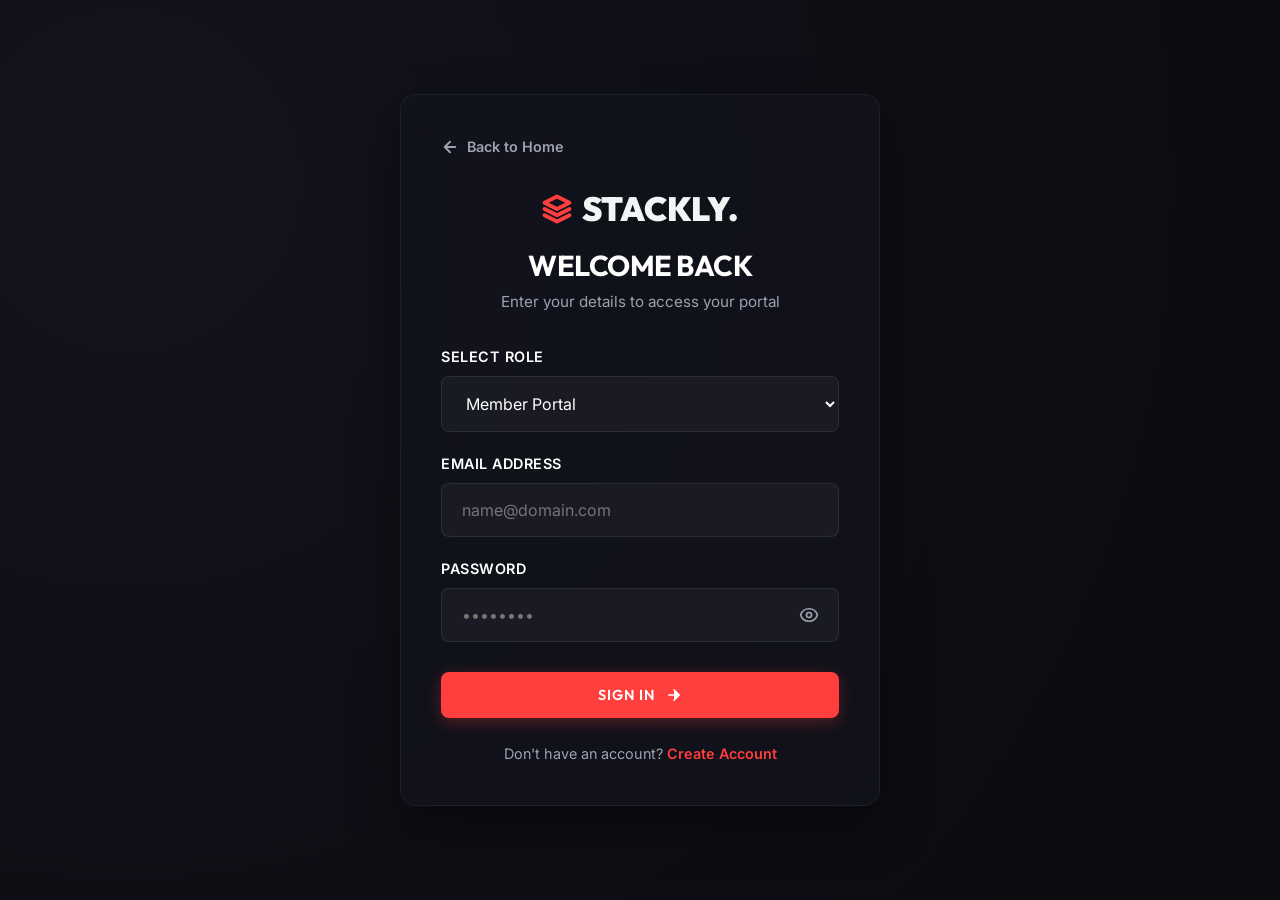
<file: admin-dashboard.html>
<!DOCTYPE html>
<html lang="en">
<head>
  <meta charset="UTF-8">
  <meta name="viewport" content="width=device-width, initial-scale=1.0">
  <title>Admin Dashboard | STACKLY Performance & Wellness</title>
  <meta name="description" content="STACKLY administrator command center. Track member signups, monthly analytics, and trainer activities.">
  <link rel="stylesheet" href="css/style.css">
  <link rel="stylesheet" href="css/auth-dashboard.css">
</head>
<body data-dashboard-role="admin">

  <div class="dashboard-wrapper">
    
    <!-- ==========================================================================
         SIDEBAR NAVIGATION
         ========================================================================== -->
    <aside class="dashboard-sidebar" id="dashboard-sidebar">
      <div class="sidebar-brand">
        <a href="index.html" class="logo">
          <svg viewBox="0 0 24 24" width="24" height="24" fill="none" stroke="currentColor" stroke-width="3" stroke-linecap="round" stroke-linejoin="round" class="text-primary">
            <path d="M12 2L2 7l10 5 10-5-10-5z"></path>
            <path d="M2 17l10 5 10-5"></path>
            <path d="M2 12l10 5 10-5"></path>
          </svg>
          STACKLY<span>.</span>
        </a>
      </div>
      
      <!-- User Profile Card -->
      <div class="sidebar-user">
        <div class="user-avatar session-user-avatar">A</div>
        <div class="user-info">
          <h4 class="session-user-name">Administrator</h4>
          <p>Super Admin</p>
        </div>
      </div>
      
      <!-- Nav Menu Links -->
      <nav class="sidebar-nav">
        <a href="#" class="sidebar-link active">
          <svg viewBox="0 0 24 24" fill="none" stroke="currentColor" stroke-width="2" stroke-linecap="round" stroke-linejoin="round"><rect x="3" y="3" width="7" height="9"></rect><rect x="14" y="3" width="7" height="5"></rect><rect x="14" y="12" width="7" height="9"></rect><rect x="3" y="16" width="7" height="5"></rect></svg>
          Overview
        </a>
        <a href="#" class="sidebar-link dashboard-404-link">
          <svg viewBox="0 0 24 24" fill="none" stroke="currentColor" stroke-width="2" stroke-linecap="round" stroke-linejoin="round"><path d="M17 21v-2a4 4 0 0 0-4-4H5a4 4 0 0 0-4 4v2"></path><circle cx="9" cy="7" r="4"></circle><path d="M23 21v-2a4 4 0 0 0-3-3.87"></path><path d="M16 3.13a4 4 0 0 1 0 7.75"></path></svg>
          Members List
        </a>
        <a href="#" class="sidebar-link dashboard-404-link">
          <svg viewBox="0 0 24 24" fill="none" stroke="currentColor" stroke-width="2" stroke-linecap="round" stroke-linejoin="round"><path d="M20 21v-2a4 4 0 0 0-4-4H8a4 4 0 0 0-4 4v2"></path><circle cx="12" cy="7" r="4"></circle></svg>
          Coaches & Trainers
        </a>
        <a href="#" class="sidebar-link dashboard-404-link">
          <svg viewBox="0 0 24 24" fill="none" stroke="currentColor" stroke-width="2" stroke-linecap="round" stroke-linejoin="round"><rect x="3" y="4" width="18" height="18" rx="2" ry="2"></rect><line x1="16" y1="2" x2="16" y2="6"></line><line x1="8" y1="2" x2="8" y2="6"></line><line x1="3" y1="10" x2="21" y2="10"></line></svg>
          Class Schedules
        </a>
        <a href="#" class="sidebar-link dashboard-404-link">
          <svg viewBox="0 0 24 24" fill="none" stroke="currentColor" stroke-width="2" stroke-linecap="round" stroke-linejoin="round"><line x1="12" y1="1" x2="12" y2="23"></line><path d="M17 5H9.5a3.5 3.5 0 0 0 0 7h5a3.5 3.5 0 0 1 0 7H6"></path></svg>
          Billing & Payments
        </a>
        <a href="#" class="sidebar-link dashboard-404-link">
          <svg viewBox="0 0 24 24" fill="none" stroke="currentColor" stroke-width="2" stroke-linecap="round" stroke-linejoin="round"><circle cx="12" cy="12" r="3"></circle><path d="M19.4 15a1.65 1.65 0 0 0 .33 1.82l.06.06a2 2 0 1 1-2.83 2.83l-.06-.06a1.65 1.65 0 0 0-1.82-.33 1.65 1.65 0 0 0-1 1.51V21a2 2 0 0 1-4 0v-.09A1.65 1.65 0 0 0 9 19.4a1.65 1.65 0 0 0-1.82.33l-.06.06a2 2 0 1 1-2.83-2.83l.06-.06a1.65 1.65 0 0 0 .33-1.82 1.65 1.65 0 0 0-1.51-1H3a2 2 0 0 1 0-4h.09A1.65 1.65 0 0 0 4.6 9a1.65 1.65 0 0 0-.33-1.82l-.06-.06a2 2 0 1 1 2.83-2.83l.06.06a1.65 1.65 0 0 0 1.82.33H9a1.65 1.65 0 0 0 1-1.51V3a2 2 0 0 1 4 0v.09a1.65 1.65 0 0 0 1 1.51 1.65 1.65 0 0 0 1.82-.33l.06-.06a2 2 0 1 1 2.83 2.83l-.06.06a1.65 1.65 0 0 0-.33 1.82V9a1.65 1.65 0 0 0 1.51 1H21a2 2 0 0 1 0 4h-.09a1.65 1.65 0 0 0-1.51 1z"></path></svg>
          Settings
        </a>
      </nav>
      
      <!-- Logout Button -->
      <div class="sidebar-footer">
        <a href="#" class="btn btn-outline-primary logout-trigger" style="width: 100%; padding: 10px;">
          <svg viewBox="0 0 24 24" width="16" height="16" fill="none" stroke="currentColor" stroke-width="2"><path d="M9 21H5a2 2 0 0 1-2-2V5a2 2 0 0 1 2-2h4M16 17l5-5-5-5M21 12H9"/></svg>
          Logout
        </a>
      </div>
    </aside>

    <!-- ==========================================================================
         MAIN CONTENT AREA
         ========================================================================== -->
    <main class="dashboard-content">
      
      <!-- Top Action Bar -->
      <div class="dashboard-topbar">
        <button class="dashboard-toggle-btn" id="sidebar-toggle" aria-label="Toggle Navigation">
          <svg fill="none" stroke="currentColor" stroke-width="2" viewBox="0 0 24 24"><path stroke-linecap="round" stroke-linejoin="round" d="M4 6h16M4 12h16M4 18h16"></path></svg>
        </button>
        <div class="topbar-title">
          <h2>Overview Dashboard</h2>
          <p>Welcome back, <span class="text-primary session-user-name">Admin</span>! Here's today's overview.</p>
        </div>
        <div class="topbar-actions">
          <a href="index.html" class="btn btn-secondary btn-sm" id="admin-home-btn" style="padding: 10px 20px; font-size: 0.8rem;">
            Back to Home
          </a>
        </div>
      </div>

      <!-- KPI statistics Widgets -->
      <section class="dashboard-stats-grid">
        <div class="dashboard-stat-card">
          <div class="stat-card-details">
            <h3>15,420</h3>
            <p>Active Members</p>
            <div class="stat-trend up">
              <svg viewBox="0 0 24 24" width="14" height="14" fill="none" stroke="currentColor" stroke-width="3"><polyline points="18 15 12 9 6 15"></polyline></svg>
              <span>+4.2% this wk</span>
            </div>
          </div>
          <div class="stat-card-icon">
            <svg viewBox="0 0 24 24" fill="none" stroke="currentColor" stroke-width="2"><path d="M17 21v-2a4 4 0 0 0-4-4H5a4 4 0 0 0-4 4v2"></path><circle cx="9" cy="7" r="4"></circle></svg>
          </div>
        </div>

        <div class="dashboard-stat-card">
          <div class="stat-card-details">
            <h3>52</h3>
            <p>Certified Coaches</p>
            <div class="stat-trend up">
              <svg viewBox="0 0 24 24" width="14" height="14" fill="none" stroke="currentColor" stroke-width="3"><polyline points="18 15 12 9 6 15"></polyline></svg>
              <span>+1.8% this mo</span>
            </div>
          </div>
          <div class="stat-card-icon">
            <svg viewBox="0 0 24 24" fill="none" stroke="currentColor" stroke-width="2"><path d="M22 10v6M2 10v6M12 2v20M2 10h20"></path></svg>
          </div>
        </div>

        <div class="dashboard-stat-card">
          <div class="stat-card-details">
            <h3>$48,250</h3>
            <p>Monthly Revenue</p>
            <div class="stat-trend up">
              <svg viewBox="0 0 24 24" width="14" height="14" fill="none" stroke="currentColor" stroke-width="3"><polyline points="18 15 12 9 6 15"></polyline></svg>
              <span>+8.5% this mo</span>
            </div>
          </div>
          <div class="stat-card-icon">
            <svg viewBox="0 0 24 24" fill="none" stroke="currentColor" stroke-width="2"><line x1="12" y1="1" x2="12" y2="23"></line><path d="M17 5H9.5a3.5 3.5 0 0 0 0 7h5a3.5 3.5 0 0 1 0 7H6"></path></svg>
          </div>
        </div>

        <div class="dashboard-stat-card">
          <div class="stat-card-details">
            <h3>84%</h3>
            <p>Gym Capacity</p>
            <div class="stat-trend down">
              <svg viewBox="0 0 24 24" width="14" height="14" fill="none" stroke="currentColor" stroke-width="3"><polyline points="6 9 12 15 18 9"></polyline></svg>
              <span>-1.2% average</span>
            </div>
          </div>
          <div class="stat-card-icon">
            <svg viewBox="0 0 24 24" fill="none" stroke="currentColor" stroke-width="2"><circle cx="12" cy="12" r="10"></circle><path d="M12 6v6l4 2"></path></svg>
          </div>
        </div>
      </section>

      <!-- Main Visual Section (Chart and List) -->
      <div class="dashboard-grid-2">
        
        <!-- Glowing Revenue SVG Chart -->
        <div class="dashboard-panel-card">
          <div class="panel-card-header">
            <h3>Revenue Growth</h3>
            <button class="btn btn-secondary btn-sm dashboard-404-btn" style="padding: 6px 12px; font-size: 0.75rem;">Export PDF</button>
          </div>
          <div class="chart-container">
            <svg class="chart-svg" viewBox="0 0 500 200">
              <defs>
                <linearGradient id="chart-gradient" x1="0" y1="0" x2="0" y2="1">
                  <stop offset="0%" stop-color="var(--primary)" />
                  <stop offset="100%" stop-color="var(--primary)" stop-opacity="0" />
                </linearGradient>
              </defs>
              
              <!-- Grid Lines -->
              <line x1="40" y1="30" x2="480" y2="30" class="chart-grid-line" />
              <line x1="40" y1="80" x2="480" y2="80" class="chart-grid-line" />
              <line x1="40" y1="130" x2="480" y2="130" class="chart-grid-line" />
              <line x1="40" y1="180" x2="480" y2="180" class="chart-grid-line" />
              
              <!-- Chart Line & Filled Area -->
              <path d="M 40,160 Q 120,130 200,100 T 360,50 T 480,40" class="chart-line" />
              <path d="M 40,160 Q 120,130 200,100 T 360,50 T 480,40 L 480,180 L 40,180 Z" class="chart-area" />
              
              <!-- Points -->
              <circle cx="40" cy="160" class="chart-point" />
              <circle cx="150" cy="120" class="chart-point" />
              <circle cx="260" cy="85" class="chart-point" />
              <circle cx="370" cy="50" class="chart-point" />
              <circle cx="480" cy="40" class="chart-point" />
              
              <!-- Axis text labels -->
              <text x="35" y="195" class="chart-axis-text">Jan</text>
              <text x="145" y="195" class="chart-axis-text">Feb</text>
              <text x="255" y="195" class="chart-axis-text">Mar</text>
              <text x="365" y="195" class="chart-axis-text">Apr</text>
              <text x="475" y="195" class="chart-axis-text">May</text>
              
              <text x="15" y="163" class="chart-axis-text">$10K</text>
              <text x="15" y="123" class="chart-axis-text">$25K</text>
              <text x="15" y="88" class="chart-axis-text">$40K</text>
              <text x="15" y="53" class="chart-axis-text">$50K</text>
            </svg>
          </div>
        </div>

        <!-- Recent Signups List widget -->
        <div class="dashboard-panel-card">
          <div class="panel-card-header">
            <h3>Quick Actions</h3>
          </div>
          <div class="dashboard-list">
            <div class="dashboard-list-item">
              <div class="list-item-details">
                <div class="stat-card-icon" style="background-color: rgba(255, 179, 0, 0.1); color: var(--secondary);">
                  <svg viewBox="0 0 24 24" width="18" height="18" fill="none" stroke="currentColor" stroke-width="2"><path d="M16 21v-2a4 4 0 0 0-4-4H5a4 4 0 0 0-4 4v2"></path><circle cx="9" cy="7" r="4"></circle><line x1="19" y1="8" x2="19" y2="14"></line><line x1="22" y1="11" x2="16" y2="11"></line></svg>
                </div>
                <div class="list-item-info">
                  <h5>Add New Trainer</h5>
                  <p>Assign credentials & roles</p>
                </div>
              </div>
              <button class="btn btn-primary btn-sm dashboard-404-btn" style="padding: 6px 12px; font-size: 0.75rem;">Create</button>
            </div>
            
            <div class="dashboard-list-item">
              <div class="list-item-details">
                <div class="stat-card-icon" style="background-color: rgba(0, 242, 254, 0.1); color: #00f2fe;">
                  <svg viewBox="0 0 24 24" width="18" height="18" fill="none" stroke="currentColor" stroke-width="2"><rect x="3" y="3" width="18" height="18" rx="2" ry="2"></rect><line x1="9" y1="3" x2="9" y2="21"></line><line x1="15" y1="3" x2="15" y2="21"></line><line x1="3" y1="9" x2="21" y2="9"></line><line x1="3" y1="15" x2="21" y2="15"></line></svg>
                </div>
                <div class="list-item-info">
                  <h5>Manage Schedules</h5>
                  <p>Edit time blocks & classes</p>
                </div>
              </div>
              <button class="btn btn-primary btn-sm dashboard-404-btn" style="padding: 6px 12px; font-size: 0.75rem;">Edit</button>
            </div>

            <div class="dashboard-list-item">
              <div class="list-item-details">
                <div class="stat-card-icon" style="background-color: rgba(16, 185, 129, 0.1); color: #10b981;">
                  <svg viewBox="0 0 24 24" width="18" height="18" fill="none" stroke="currentColor" stroke-width="2"><path d="M14 2H6a2 2 0 0 0-2 2v16a2 2 0 0 0 2 2h12a2 2 0 0 0 2-2V8z"></path><polyline points="14 2 14 8 20 8"></polyline><line x1="16" y1="13" x2="8" y2="13"></line><line x1="16" y1="17" x2="8" y2="17"></line><polyline points="10 9 9 9 8 9"></polyline></svg>
                </div>
                <div class="list-item-info">
                  <h5>System Reports</h5>
                  <p>Review metrics logs</p>
                </div>
              </div>
              <button class="btn btn-primary btn-sm dashboard-404-btn" style="padding: 6px 12px; font-size: 0.75rem;">View</button>
            </div>
          </div>
        </div>

      </div>

      <!-- Registration Table Section -->
      <section class="dashboard-panel-card">
        <div class="panel-card-header">
          <h3>Recent Registrations</h3>
          <button class="btn btn-secondary btn-sm dashboard-404-btn" style="padding: 8px 16px; font-size: 0.8rem;">View All Members</button>
        </div>
        
        <div class="table-responsive">
          <table class="dashboard-table">
            <thead>
              <tr>
                <th>Member Name</th>
                <th>Email Address</th>
                <th>Selected Plan</th>
                <th>Status</th>
                <th>Action</th>
              </tr>
            </thead>
            <tbody>
              <tr>
                <td>Sarah Miller</td>
                <td>sarah.miller@apex.com</td>
                <td>Premium Wellness</td>
                <td><span class="badge-status active">Active</span></td>
                <td><button class="btn btn-primary btn-sm dashboard-404-btn" style="padding: 4px 10px; font-size: 0.7rem;">Manage</button></td>
              </tr>
              <tr>
                <td>John Doe</td>
                <td>john.doe@email.com</td>
                <td>Strength Training</td>
                <td><span class="badge-status pending">Pending</span></td>
                <td><button class="btn btn-primary btn-sm dashboard-404-btn" style="padding: 4px 10px; font-size: 0.7rem;">Manage</button></td>
              </tr>
              <tr>
                <td>Emily Davis</td>
                <td>emily.d@gmail.com</td>
                <td>Basic Membership</td>
                <td><span class="badge-status active">Active</span></td>
                <td><button class="btn btn-primary btn-sm dashboard-404-btn" style="padding: 4px 10px; font-size: 0.7rem;">Manage</button></td>
              </tr>
              <tr>
                <td>Michael Brown</td>
                <td>mbrown@yahoo.com</td>
                <td>Elite Nutrition</td>
                <td><span class="badge-status inactive">Inactive</span></td>
                <td><button class="btn btn-primary btn-sm dashboard-404-btn" style="padding: 4px 10px; font-size: 0.7rem;">Manage</button></td>
              </tr>
            </tbody>
          </table>
        </div>
      </section>

    </main>
  </div>

  <script src="js/auth.js"></script>
</body>
</html>
</file>
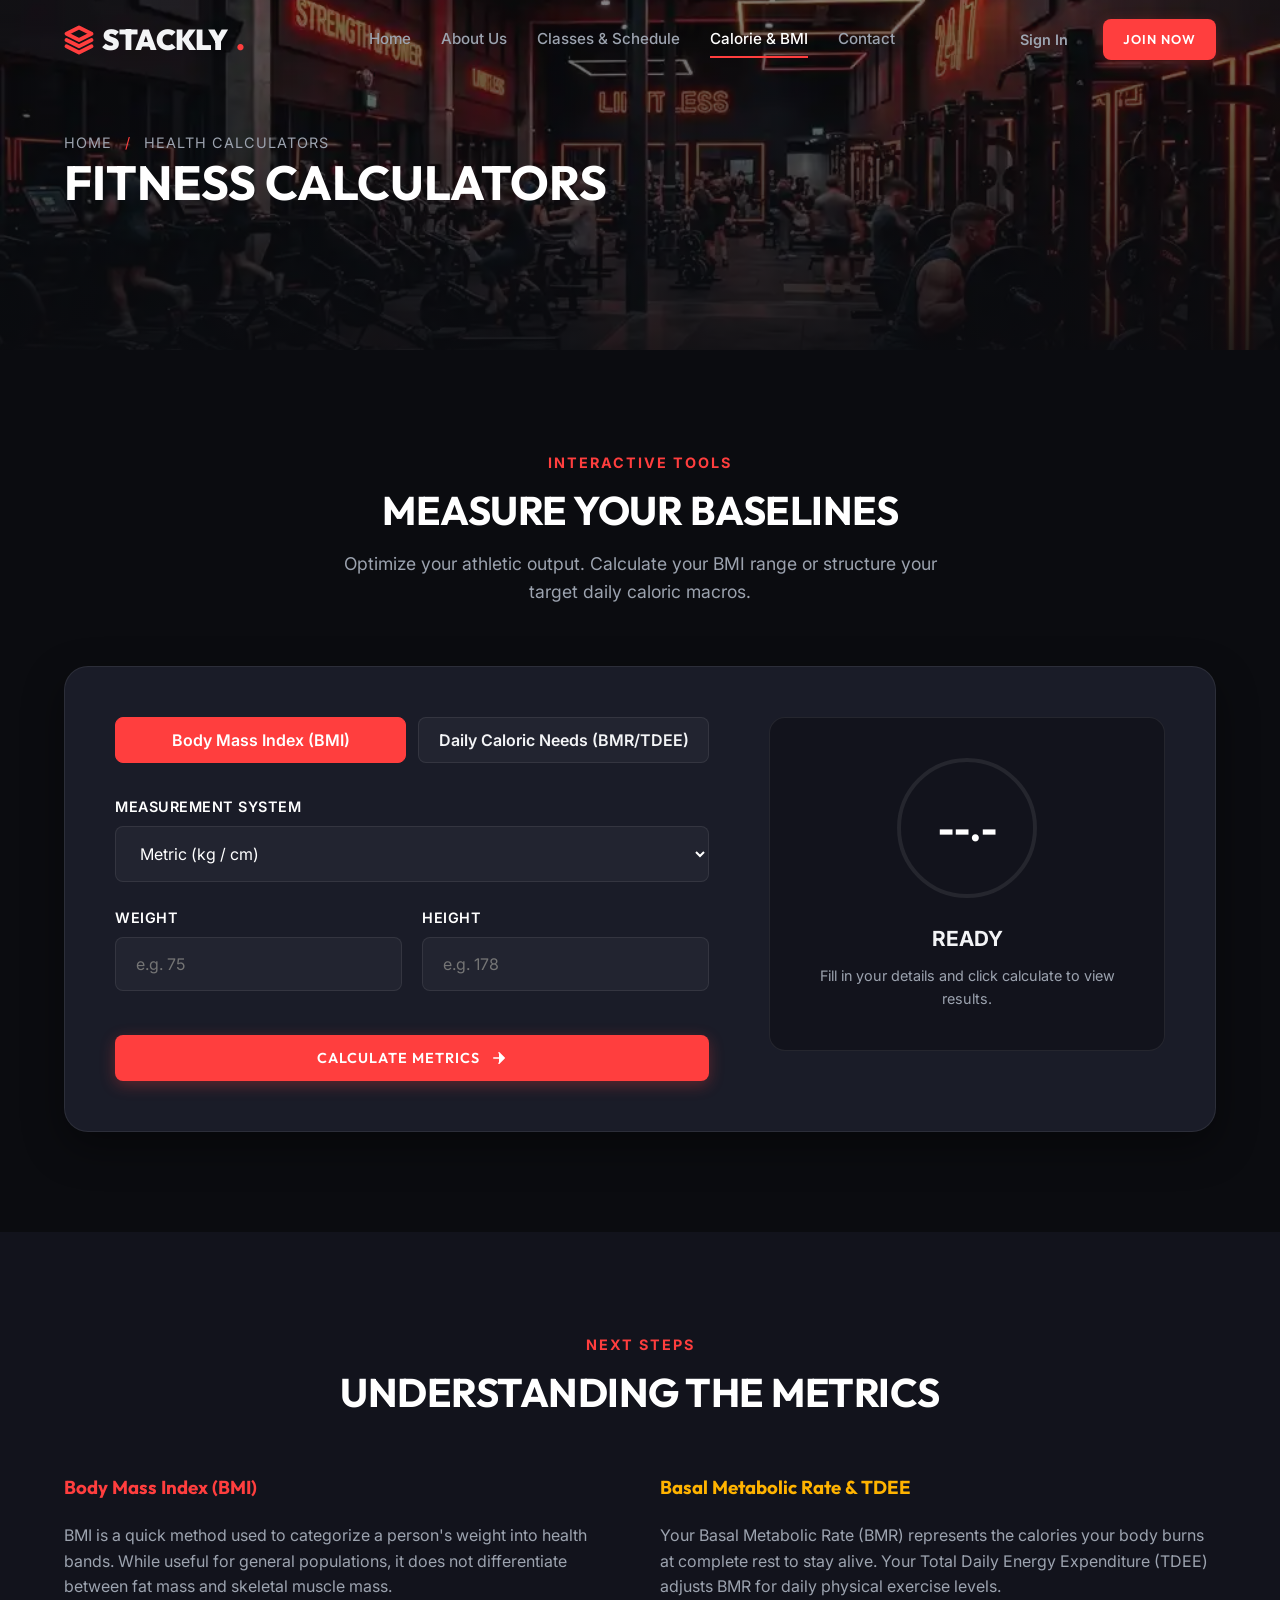
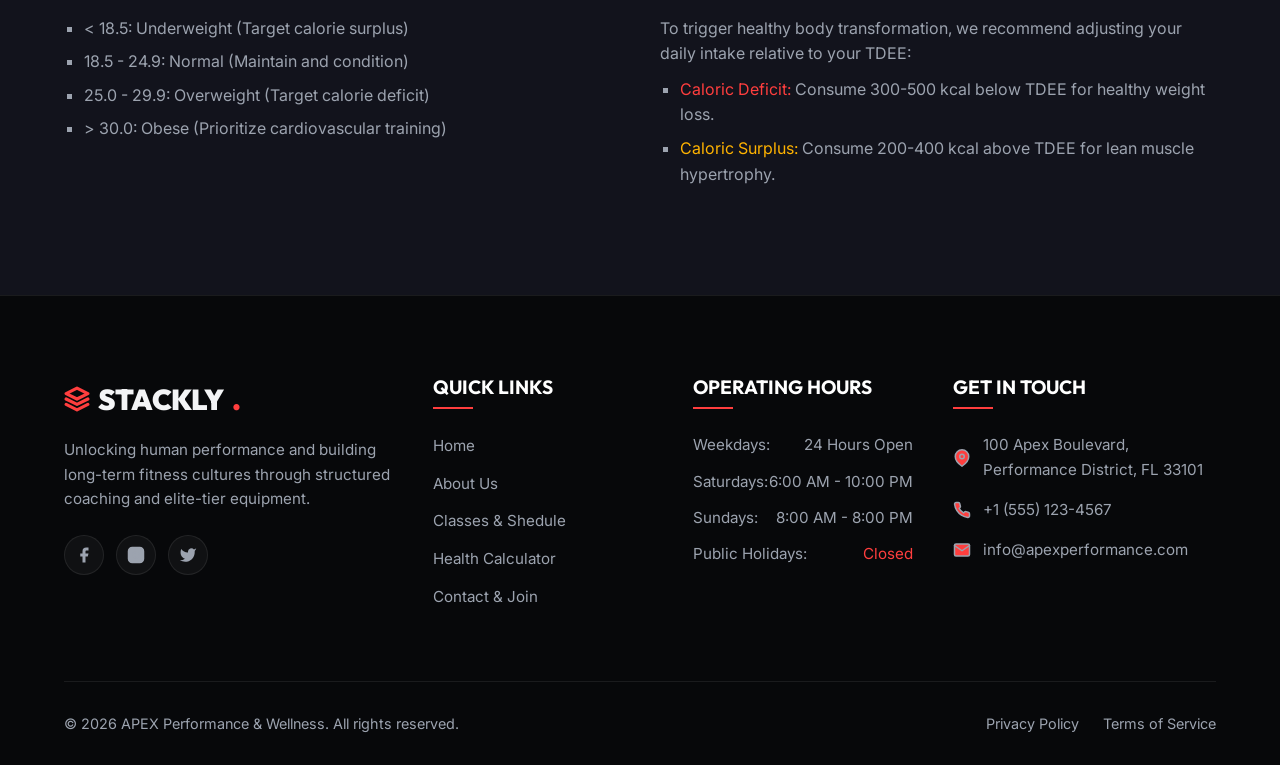
<file: bmi.html>
<!DOCTYPE html>
<html lang="en">
<head>
  <meta charset="UTF-8">
  <meta name="viewport" content="width=device-width, initial-scale=1.0">
  <title>BMI & Calorie Calculator | APEX Performance & Wellness</title>
  <meta name="description" content="Calculate your Body Mass Index (BMI) and Daily Caloric Needs (BMR/TDEE) with our interactive health calculators to optimize your training results.">
  <link rel="stylesheet" href="css/style.css">
  <style>
    /* Subpage Hero specific styling */
    .sub-hero {
      height: 350px;
      position: relative;
      background-size: cover;
      background-position: center;
      display: flex;
      align-items: center;
      z-index: 2;
    }
    .sub-hero-overlay {
      position: absolute;
      top: 0;
      left: 0;
      width: 100%;
      height: 100%;
      background: linear-gradient(
        to bottom,
        rgba(11, 12, 16, 0.5) 0%,
        rgba(11, 12, 16, 0.9) 100%
      );
      z-index: -1;
    }
    .sub-hero-content {
      width: 100%;
    }
    .sub-hero h1 {
      font-size: 3rem;
      text-transform: uppercase;
      margin-bottom: 8px;
    }
    .breadcrumbs {
      font-size: 0.9rem;
      color: var(--text-muted);
      text-transform: uppercase;
      letter-spacing: 1px;
    }
    .breadcrumbs span {
      color: var(--primary);
      margin: 0 8px;
    }
  </style>
</head>
<body>

  <!-- ==========================================================================
       HEADER & NAVIGATION
       ========================================================================== -->
  <header class="header" id="navbar">
    <div class="container header-container">
      <a href="index.html" class="logo" id="logo-link">
        <svg viewBox="0 0 24 24" width="30" height="30" fill="none" stroke="currentColor" stroke-width="3" stroke-linecap="round" stroke-linejoin="round" class="text-primary">
          <path d="M12 2L2 7l10 5 10-5-10-5z"></path>
          <path d="M2 17l10 5 10-5"></path>
          <path d="M2 12l10 5 10-5"></path>
        </svg>
        STACKLY<span>.</span>
      </a>
      
      <nav class="nav-menu" id="navigation-menu">
        <a href="index.html" class="nav-link" id="nav-home">Home</a>
        <a href="about.html" class="nav-link" id="nav-about">About Us</a>
        <a href="classes.html" class="nav-link" id="nav-classes">Classes & Schedule</a>
        <a href="bmi.html" class="nav-link active" id="nav-bmi">Calorie & BMI</a>
        <a href="contact.html" class="nav-link" id="nav-contact">Contact</a>
      </nav>
      
      <div class="nav-actions">
        <a href="login.html" class="nav-link" id="nav-login-link" style="margin-right: 20px; font-weight: 600; font-size: 0.9rem;">Sign In</a>
        <a href="contact.html" class="btn btn-primary btn-sm" id="nav-cta-btn" style="padding: 10px 20px; font-size: 0.8rem;">
          Join Now
        </a>
        <button class="nav-toggle" id="menu-toggle" aria-label="Toggle navigation Menu" style="margin-left: 20px;">
          <span></span>
          <span></span>
          <span></span>
        </button>
      </div>
    </div>
  </header>

  <!-- ==========================================================================
       SUBPAGE HERO
       ========================================================================== -->
  <section class="sub-hero" style="background-image: url('assets/images/hero\ \(2\)_11zon.webp');" id="bmi-hero">
    <div class="sub-hero-overlay"></div>
    <div class="container">
      <div class="sub-hero-content reveal reveal-fade">
        <div class="breadcrumbs">Home <span>/</span> Health Calculators</div>
        <h1>Fitness Calculators</h1>
      </div>
    </div>
  </section>

  <!-- ==========================================================================
       FITNESS CALCULATOR SECTION
       ========================================================================== -->
  <section class="section" id="calculators-section">
    <div class="container">
      <div class="section-header text-center reveal reveal-up">
        <span class="tagline">Interactive Tools</span>
        <h2>Measure Your Baselines</h2>
        <p>Optimize your athletic output. Calculate your BMI range or structure your target daily caloric macros.</p>
      </div>

      <div class="calc-wrapper reveal reveal-scale" id="calc-outer-box">
        <div class="calc-grid">
          <!-- Calculator input columns -->
          <div class="calc-inputs-col">
            <!-- Tab switches -->
            <div class="calc-tabs">
              <button class="calc-tab-btn active" id="tab-bmi">Body Mass Index (BMI)</button>
              <button class="calc-tab-btn" id="tab-calorie">Daily Caloric Needs (BMR/TDEE)</button>
            </div>

            <!-- BMI Form Inputs -->
            <div id="inputs-bmi">
              <div class="calc-group">
                <label class="calc-label" for="bmi-unit">Measurement System</label>
                <select class="form-select" id="bmi-unit" aria-label="BMI Measurement system selection">
                  <option value="metric">Metric (kg / cm)</option>
                  <option value="imperial">Imperial (lbs / inches)</option>
                </select>
              </div>

              <div class="form-row-2">
                <div class="calc-group">
                  <label class="calc-label" for="bmi-weight">Weight</label>
                  <input type="number" class="form-input" id="bmi-weight" placeholder="e.g. 75" min="1" step="any">
                </div>
                <div class="calc-group">
                  <label class="calc-label" for="bmi-height">Height</label>
                  <input type="number" class="form-input" id="bmi-height" placeholder="e.g. 178" min="1" step="any">
                </div>
              </div>
            </div>

            <!-- Caloric Needs Form Inputs (Initially Hidden) -->
            <div id="inputs-calorie" style="display: none;">
              <div class="form-row-2">
                <div class="calc-group">
                  <label class="calc-label" for="cal-unit">Measurement System</label>
                  <select class="form-select" id="cal-unit" aria-label="Calorie Measurement system selection">
                    <option value="metric">Metric (kg / cm)</option>
                    <option value="imperial">Imperial (lbs / inches)</option>
                  </select>
                </div>
                <div class="calc-group">
                  <label class="calc-label" for="cal-gender">Gender</label>
                  <select class="form-select" id="cal-gender" aria-label="Gender selection">
                    <option value="male">Male</option>
                    <option value="female">Female</option>
                  </select>
                </div>
              </div>

              <div class="form-row-2">
                <div class="calc-group">
                  <label class="calc-label" for="cal-weight">Weight</label>
                  <input type="number" class="form-input" id="cal-weight" placeholder="e.g. 75" min="1" step="any">
                </div>
                <div class="calc-group">
                  <label class="calc-label" for="cal-height">Height</label>
                  <input type="number" class="form-input" id="cal-height" placeholder="e.g. 178" min="1" step="any">
                </div>
              </div>

              <div class="form-row-2">
                <div class="calc-group">
                  <label class="calc-label" for="cal-age">Age (Years)</label>
                  <input type="number" class="form-input" id="cal-age" placeholder="e.g. 28" min="1" step="1">
                </div>
                <div class="calc-group">
                  <label class="calc-label" for="cal-activity">Activity Level</label>
                  <select class="form-select" id="cal-activity" aria-label="Activity Level selection">
                    <option value="1.2">Sedentary (Little/No exercise)</option>
                    <option value="1.375">Lightly Active (1-3 days/week)</option>
                    <option value="1.55">Moderately Active (3-5 days/week)</option>
                    <option value="1.725">Very Active (6-7 days/week)</option>
                    <option value="1.9">Extreme Active (Daily high-perf training)</option>
                  </select>
                </div>
              </div>
            </div>

            <button type="button" class="btn btn-primary" id="btn-calculate" style="width: 100%; margin-top: 20px;">
              Calculate Metrics
              <svg viewBox="0 0 24 24" width="24" height="24">
                <path d="M5 12h14M12 5l7 7-7 7" stroke="currentColor" stroke-width="2" stroke-linecap="round" stroke-linejoin="round"/>
              </svg>
            </button>
          </div>

          <!-- Results visualizer column -->
          <div class="calc-results-col">
            <div class="calc-results" id="calculator-result-card">
              <div class="result-circle" id="result-status-dial">
                <div class="result-val">--.-</div>
                <div class="result-unit"></div>
              </div>
              <div class="result-status">Ready</div>
              <p class="result-advice">Fill in your details and click calculate to view results.</p>
            </div>
          </div>
        </div>
      </div>
    </div>
  </section>

  <!-- ==========================================================================
       HEALTH GUIDELINES BLOCK
       ========================================================================== -->
  <section class="section section-dark" id="guidelines-section">
    <div class="container">
      <div class="section-header text-center reveal reveal-up">
        <span class="tagline">Next Steps</span>
        <h2>Understanding the Metrics</h2>
      </div>

      <div class="grid-2">
        <div class="reveal reveal-left" id="guideline-bmi-col">
          <h3 class="mb-3 text-primary">Body Mass Index (BMI)</h3>
          <p style="color: var(--text-muted); margin-bottom: 16px;">
            BMI is a quick method used to categorize a person's weight into health bands. While useful for general populations, it does not differentiate between fat mass and skeletal muscle mass.
          </p>
          <ul style="color: var(--text-muted); padding-left: 20px; list-style-type: square; margin-bottom: 24px;">
            <li class="mb-1"><span class="text-light">&lt; 18.5:</span> Underweight (Target calorie surplus)</li>
            <li class="mb-1"><span class="text-light">18.5 - 24.9:</span> Normal (Maintain and condition)</li>
            <li class="mb-1"><span class="text-light">25.0 - 29.9:</span> Overweight (Target calorie deficit)</li>
            <li class="mb-1"><span class="text-light">&gt; 30.0:</span> Obese (Prioritize cardiovascular training)</li>
          </ul>
        </div>

        <div class="reveal reveal-right" id="guideline-calorie-col">
          <h3 class="mb-3 text-secondary">Basal Metabolic Rate & TDEE</h3>
          <p style="color: var(--text-muted); margin-bottom: 16px;">
            Your Basal Metabolic Rate (BMR) represents the calories your body burns at complete rest to stay alive. Your Total Daily Energy Expenditure (TDEE) adjusts BMR for daily physical exercise levels.
          </p>
          <p style="color: var(--text-muted);">
            To trigger healthy body transformation, we recommend adjusting your daily intake relative to your TDEE:
          </p>
          <ul style="color: var(--text-muted); padding-left: 20px; list-style-type: square; margin-top: 10px;">
            <li class="mb-1"><span class="text-primary">Caloric Deficit:</span> Consume 300-500 kcal below TDEE for healthy weight loss.</li>
            <li class="mb-1"><span class="text-secondary">Caloric Surplus:</span> Consume 200-400 kcal above TDEE for lean muscle hypertrophy.</li>
          </ul>
        </div>
      </div>
    </div>
  </section>

  <!-- ==========================================================================
       FOOTER
       ========================================================================== -->
  <footer class="footer" id="footer-section">
    <div class="container">
      <div class="footer-grid">
        <!-- Col 1 -->
        <div class="footer-brand" id="footer-logo-col">
          <a href="index.html" class="logo">
            <svg viewBox="0 0 24 24" width="26" height="26" fill="none" stroke="currentColor" stroke-width="3" stroke-linecap="round" stroke-linejoin="round" class="text-primary">
              <path d="M12 2L2 7l10 5 10-5-10-5z"></path>
              <path d="M2 17l10 5 10-5"></path>
              <path d="M2 12l10 5 10-5"></path>
            </svg>
            STACKLY<span>.</span>
          </a>
          <p>Unlocking human performance and building long-term fitness cultures through structured coaching and elite-tier equipment.</p>
          <div class="footer-socials">
            <a href="404.html" class="social-icon" aria-label="Facebook link">
              <svg viewBox="0 0 24 24"><path d="M18 2h-3a5 5 0 0 0-5 5v3H7v4h3v8h4v-8h3l1-4h-4V7a1 1 0 0 1 1-1h3z"/></svg>
            </a>
            <a href="404.html" class="social-icon" aria-label="Instagram link">
              <svg viewBox="0 0 24 24" fill="none" stroke="currentColor" stroke-width="2" stroke-linecap="round" stroke-linejoin="round"><rect x="2" y="2" width="20" height="20" rx="5" ry="5"></rect><path d="M16 11.37A4 4 0 1 1 12.63 8 4 4 0 0 1 16 11.37z"></path><line x1="17.5" y1="6.5" x2="17.51" y2="6.5"></line></svg>
            </a>
            <a href="404.html" class="social-icon" aria-label="Twitter/X link">
              <svg viewBox="0 0 24 24"><path d="M23 3a10.9 10.9 0 0 1-3.14 1.53 4.48 4.48 0 0 0-7.86 3v1A10.66 10.66 0 0 1 3 4s-4 9 5 13a11.64 11.64 0 0 1-7 2c9 5 20 0 20-11.5a4.5 4.5 0 0 0-.08-.83A7.72 7.72 0 0 0 23 3z"/></svg>
            </a>
          </div>
        </div>

        <!-- Col 2 -->
        <div class="footer-column" id="footer-links-col">
          <h3>Quick Links</h3>
          <ul class="footer-links">
            <li><a href="index.html" id="fl-home">Home</a></li>
            <li><a href="about.html" id="fl-about">About Us</a></li>
            <li><a href="classes.html" id="fl-classes">Classes & Shedule</a></li>
            <li><a href="bmi.html" id="fl-bmi">Health Calculator</a></li>
            <li><a href="contact.html" id="fl-contact">Contact & Join</a></li>
          </ul>
        </div>

        <!-- Col 3 -->
        <div class="footer-column" id="footer-hours-col">
          <h3>Operating Hours</h3>
          <ul class="footer-links" style="color: var(--text-muted); font-size: 0.95rem;">
            <li style="margin-bottom: 12px; display: flex; justify-content: space-between;">
              <span>Weekdays:</span> <span class="text-light">24 Hours Open</span>
            </li>
            <li style="margin-bottom: 12px; display: flex; justify-content: space-between;">
              <span>Saturdays:</span> <span class="text-light">6:00 AM - 10:00 PM</span>
            </li>
            <li style="margin-bottom: 12px; display: flex; justify-content: space-between;">
              <span>Sundays:</span> <span class="text-light">8:00 AM - 8:00 PM</span>
            </li>
            <li style="margin-bottom: 12px; display: flex; justify-content: space-between;">
              <span>Public Holidays:</span> <span class="text-primary">Closed</span>
            </li>
          </ul>
        </div>

        <!-- Col 4 -->
        <div class="footer-column" id="footer-contact-col">
          <h3>Get In Touch</h3>
          <ul class="footer-info">
            <li>
              <svg viewBox="0 0 24 24" fill="none" stroke="currentColor" stroke-width="2" stroke-linecap="round" stroke-linejoin="round"><path d="M21 10c0 7-9 13-9 13s-9-6-9-13a9 9 0 0 1 18 0z"></path><circle cx="12" cy="10" r="3"></circle></svg>
              <span>100 Apex Boulevard, Performance District, FL 33101</span>
            </li>
            <li>
              <svg viewBox="0 0 24 24" fill="none" stroke="currentColor" stroke-width="2" stroke-linecap="round" stroke-linejoin="round"><path d="M22 16.92v3a2 2 0 0 1-2.18 2 19.79 19.79 0 0 1-8.63-3.07 19.5 19.5 0 0 1-6-6 19.79 19.79 0 0 1-3.07-8.67A2 2 0 0 1 4.11 2h3a2 2 0 0 1 2 1.72 12.84 12.84 0 0 0 .7 2.81 2 2 0 0 1-.45 2.11L8.09 9.91a16 16 0 0 0 6 6l1.27-1.27a2 2 0 0 1 2.11-.45 12.84 12.84 0 0 0 2.81.7A2 2 0 0 1 22 16.92z"></path></svg>
              <span>+1 (555) 123-4567</span>
            </li>
            <li>
              <svg viewBox="0 0 24 24" fill="none" stroke="currentColor" stroke-width="2" stroke-linecap="round" stroke-linejoin="round"><path d="M4 4h16c1.1 0 2 .9 2 2v12c0 1.1-.9 2-2 2H4c-1.1 0-2-.9-2-2V6c0-1.1.9-2 2-2z"></path><polyline points="22,6 12,13 2,6"></polyline></svg>
              <span>info@apexperformance.com</span>
            </li>
          </ul>
        </div>
      </div>

      <div class="footer-bottom">
        <p>&copy; 2026 APEX Performance & Wellness. All rights reserved.</p>
        <div class="footer-bottom-links">
          <a href="404.html" id="f-privacy">Privacy Policy</a>
          <a href="404.html" id="f-terms">Terms of Service</a>
        </div>
      </div>
    </div>
  </footer>

  <script src="js/main.js"></script>
</body>
</html>
</file>
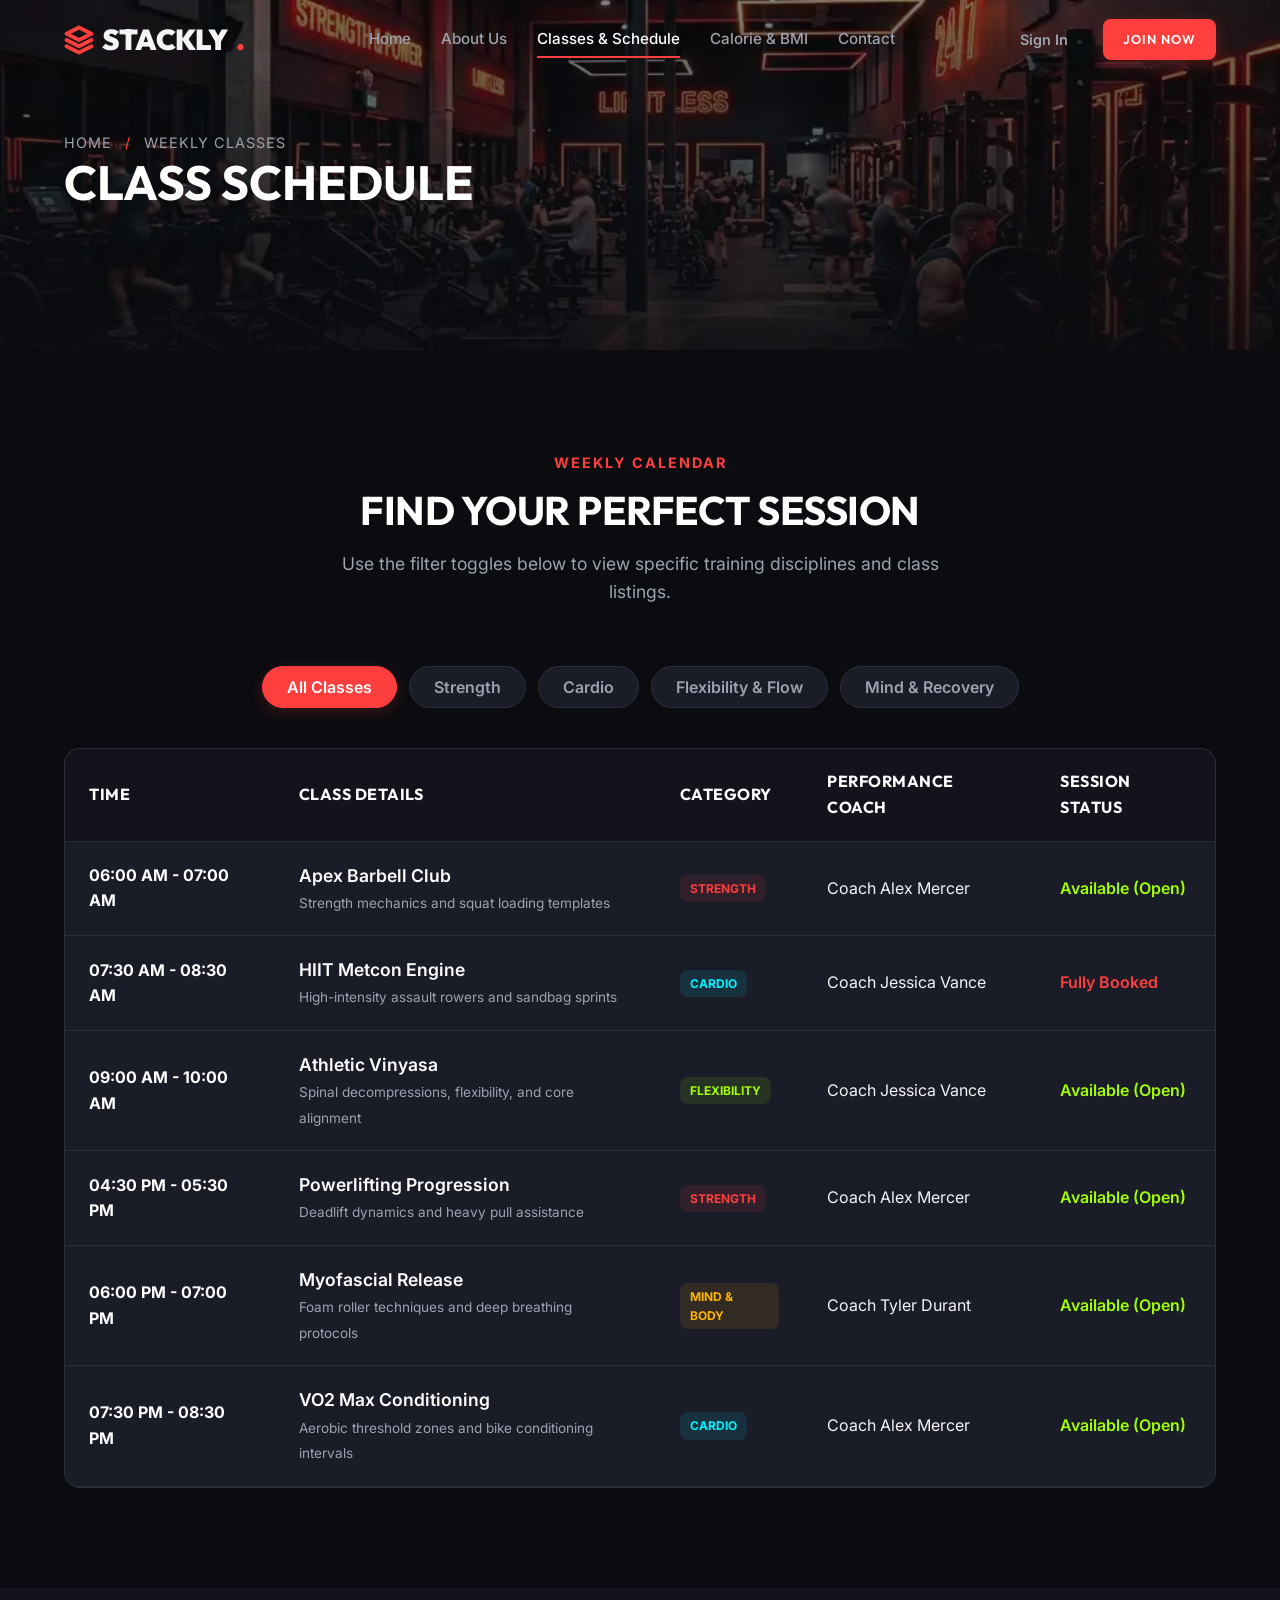
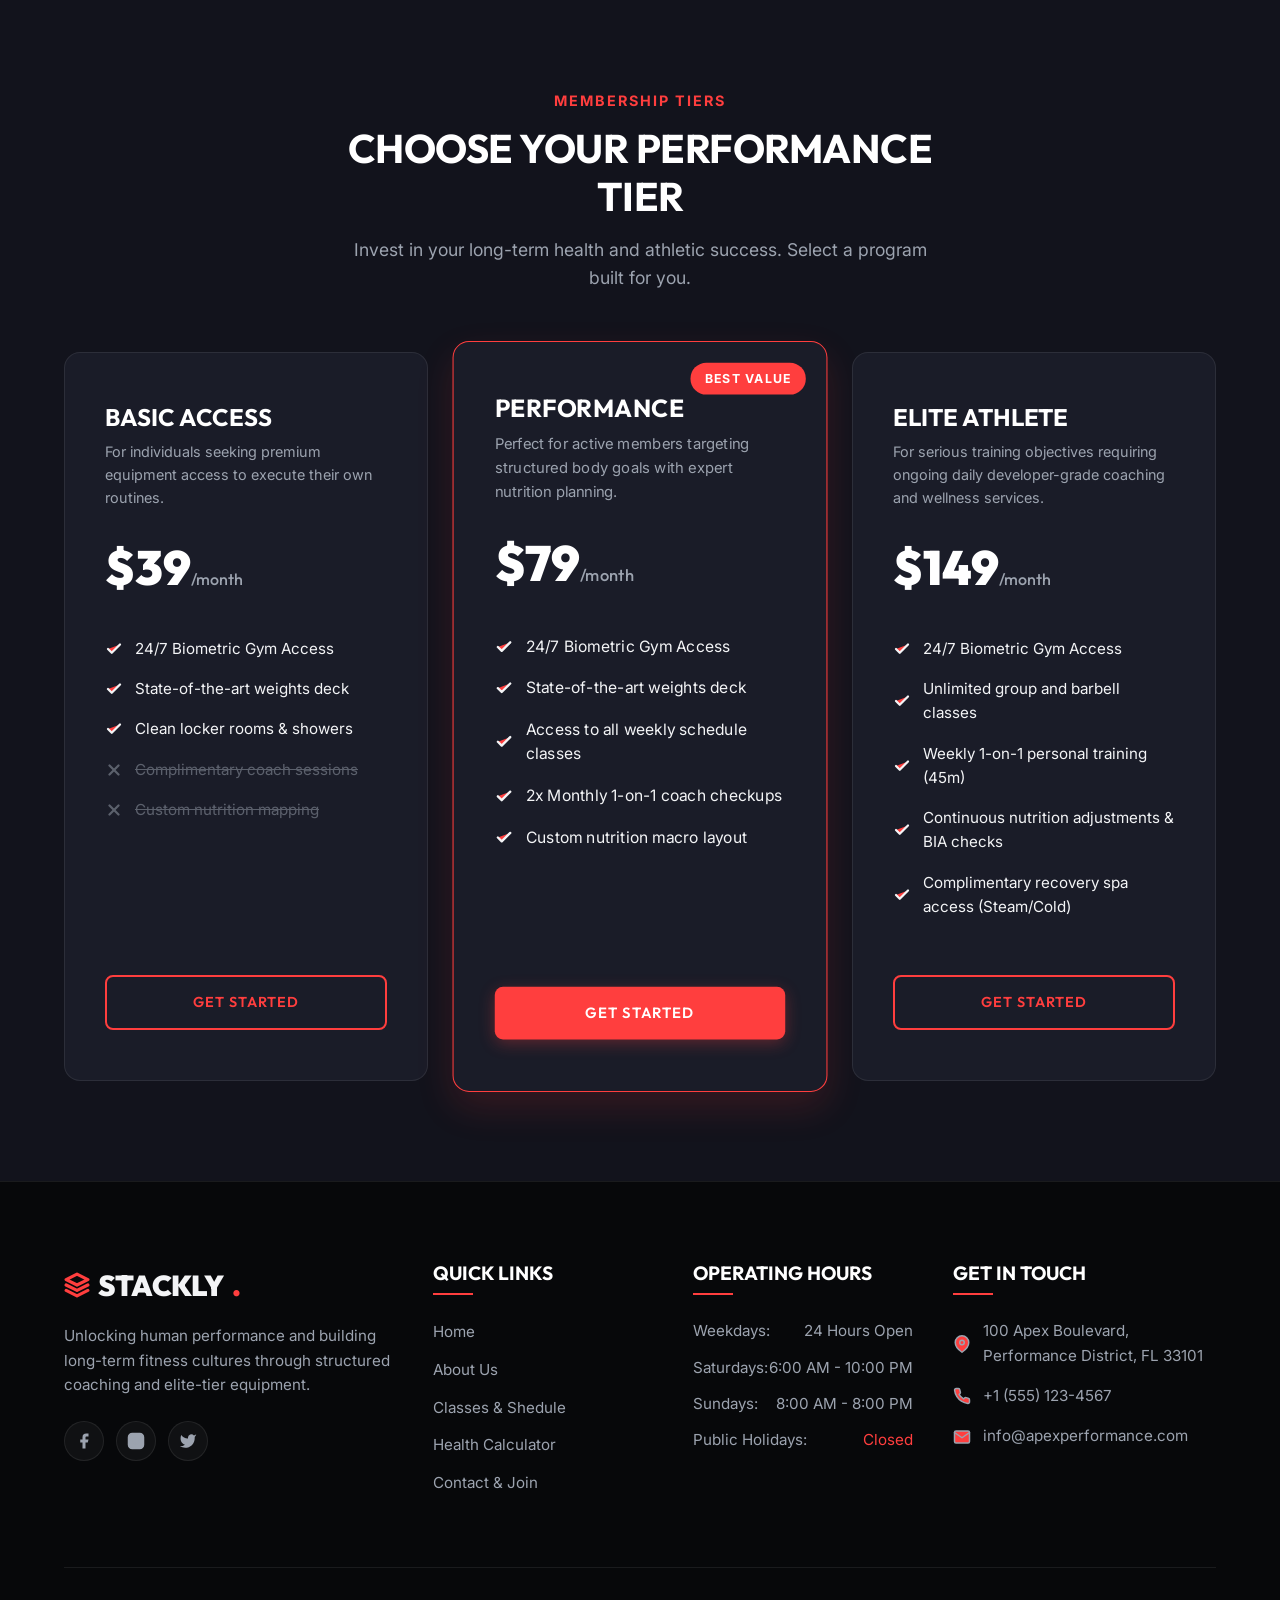
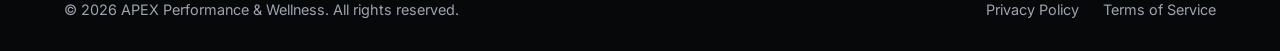
<file: classes.html>
<!DOCTYPE html>
<html lang="en">
<head>
  <meta charset="UTF-8">
  <meta name="viewport" content="width=device-width, initial-scale=1.0">
  <title>Classes & Schedule | APEX Performance & Wellness</title>
  <meta name="description" content="Explore our high-performance classes, check our live weekly training schedule, and select the membership tier that fits your athletic goals.">
  <link rel="stylesheet" href="css/style.css">
  <style>
    /* Subpage Hero specific styling */
    .sub-hero {
      height: 350px;
      position: relative;
      background-size: cover;
      background-position: center;
      display: flex;
      align-items: center;
      z-index: 2;
    }
    .sub-hero-overlay {
      position: absolute;
      top: 0;
      left: 0;
      width: 100%;
      height: 100%;
      background: linear-gradient(
        to bottom,
        rgba(11, 12, 16, 0.5) 0%,
        rgba(11, 12, 16, 0.9) 100%
      );
      z-index: -1;
    }
    .sub-hero-content {
      width: 100%;
    }
    .sub-hero h1 {
      font-size: 3rem;
      text-transform: uppercase;
      margin-bottom: 8px;
    }
    .breadcrumbs {
      font-size: 0.9rem;
      color: var(--text-muted);
      text-transform: uppercase;
      letter-spacing: 1px;
    }
    .breadcrumbs span {
      color: var(--primary);
      margin: 0 8px;
    }
  </style>
</head>
<body>

  <!-- ==========================================================================
       HEADER & NAVIGATION
       ========================================================================== -->
  <header class="header" id="navbar">
    <div class="container header-container">
      <a href="index.html" class="logo" id="logo-link">
        <svg viewBox="0 0 24 24" width="30" height="30" fill="none" stroke="currentColor" stroke-width="3" stroke-linecap="round" stroke-linejoin="round" class="text-primary">
          <path d="M12 2L2 7l10 5 10-5-10-5z"></path>
          <path d="M2 17l10 5 10-5"></path>
          <path d="M2 12l10 5 10-5"></path>
        </svg>
        STACKLY<span>.</span>
      </a>
      
      <nav class="nav-menu" id="navigation-menu">
        <a href="index.html" class="nav-link" id="nav-home">Home</a>
        <a href="about.html" class="nav-link" id="nav-about">About Us</a>
        <a href="classes.html" class="nav-link active" id="nav-classes">Classes & Schedule</a>
        <a href="bmi.html" class="nav-link" id="nav-bmi">Calorie & BMI</a>
        <a href="contact.html" class="nav-link" id="nav-contact">Contact</a>
      </nav>
      
      <div class="nav-actions">
        <a href="login.html" class="nav-link" id="nav-login-link" style="margin-right: 20px; font-weight: 600; font-size: 0.9rem;">Sign In</a>
        <a href="contact.html" class="btn btn-primary btn-sm" id="nav-cta-btn" style="padding: 10px 20px; font-size: 0.8rem;">
          Join Now
        </a>
        <button class="nav-toggle" id="menu-toggle" aria-label="Toggle navigation Menu" style="margin-left: 20px;">
          <span></span>
          <span></span>
          <span></span>
        </button>
      </div>
    </div>
  </header>

  <!-- ==========================================================================
       SUBPAGE HERO
       ========================================================================== -->
  <section class="sub-hero" style="background-image: url('assets/images/hero\ \(2\)_11zon.webp');" id="classes-hero">
    <div class="sub-hero-overlay"></div>
    <div class="container">
      <div class="sub-hero-content reveal reveal-fade">
        <div class="breadcrumbs">Home <span>/</span> Weekly Classes</div>
        <h1>Class Schedule</h1>
      </div>
    </div>
  </section>

  <!-- ==========================================================================
       SCHEDULE WITH FILTER SECTION
       ========================================================================== -->
  <section class="section" id="schedule-section">
    <div class="container">
      <div class="section-header text-center reveal reveal-up">
        <span class="tagline">Weekly Calendar</span>
        <h2>Find Your Perfect Session</h2>
        <p>Use the filter toggles below to view specific training disciplines and class listings.</p>
      </div>

      <!-- Filter Buttons -->
      <div class="filter-tabs reveal reveal-up delay-1" id="schedule-filters">
        <button class="filter-btn active" data-filter="all" id="btn-filter-all">All Classes</button>
        <button class="filter-btn" data-filter="strength" id="btn-filter-strength">Strength</button>
        <button class="filter-btn" data-filter="cardio" id="btn-filter-cardio">Cardio</button>
        <button class="filter-btn" data-filter="flexibility" id="btn-filter-flex">Flexibility & Flow</button>
        <button class="filter-btn" data-filter="mind" id="btn-filter-mind">Mind & Recovery</button>
      </div>

      <!-- Weekly Schedule Table -->
      <div class="schedule-table-wrapper reveal reveal-up delay-2" id="table-wrapper">
        <table class="schedule-table" id="classes-schedule-table">
          <thead>
            <tr>
              <th>Time</th>
              <th>Class Details</th>
              <th>Category</th>
              <th>Performance Coach</th>
              <th>Session Status</th>
            </tr>
          </thead>
          <tbody>
            <!-- Class 1 -->
            <tr class="schedule-row" data-category="strength">
              <td><span class="class-time">06:00 AM - 07:00 AM</span></td>
              <td>
                <div class="class-name">Apex Barbell Club</div>
                <span style="font-size: 0.85rem; color: var(--text-muted);">Strength mechanics and squat loading templates</span>
              </td>
              <td><span class="class-type strength">Strength</span></td>
              <td>Coach Alex Mercer</td>
              <td style="color: #a1ff00; font-weight: 600;">Available (Open)</td>
            </tr>

            <!-- Class 2 -->
            <tr class="schedule-row" data-category="cardio">
              <td><span class="class-time">07:30 AM - 08:30 AM</span></td>
              <td>
                <div class="class-name">HIIT Metcon Engine</div>
                <span style="font-size: 0.85rem; color: var(--text-muted);">High-intensity assault rowers and sandbag sprints</span>
              </td>
              <td><span class="class-type cardio">Cardio</span></td>
              <td>Coach Jessica Vance</td>
              <td style="color: var(--primary); font-weight: 600;">Fully Booked</td>
            </tr>

            <!-- Class 3 -->
            <tr class="schedule-row" data-category="flexibility">
              <td><span class="class-time">09:00 AM - 10:00 AM</span></td>
              <td>
                <div class="class-name">Athletic Vinyasa</div>
                <span style="font-size: 0.85rem; color: var(--text-muted);">Spinal decompressions, flexibility, and core alignment</span>
              </td>
              <td><span class="class-type flexibility">Flexibility</span></td>
              <td>Coach Jessica Vance</td>
              <td style="color: #a1ff00; font-weight: 600;">Available (Open)</td>
            </tr>

            <!-- Class 4 -->
            <tr class="schedule-row" data-category="strength">
              <td><span class="class-time">04:30 PM - 05:30 PM</span></td>
              <td>
                <div class="class-name">Powerlifting Progression</div>
                <span style="font-size: 0.85rem; color: var(--text-muted);">Deadlift dynamics and heavy pull assistance</span>
              </td>
              <td><span class="class-type strength">Strength</span></td>
              <td>Coach Alex Mercer</td>
              <td style="color: #a1ff00; font-weight: 600;">Available (Open)</td>
            </tr>

            <!-- Class 5 -->
            <tr class="schedule-row" data-category="mind">
              <td><span class="class-time">06:00 PM - 07:00 PM</span></td>
              <td>
                <div class="class-name">Myofascial Release</div>
                <span style="font-size: 0.85rem; color: var(--text-muted);">Foam roller techniques and deep breathing protocols</span>
              </td>
              <td><span class="class-type mind">Mind & Body</span></td>
              <td>Coach Tyler Durant</td>
              <td style="color: #a1ff00; font-weight: 600;">Available (Open)</td>
            </tr>

            <!-- Class 6 -->
            <tr class="schedule-row" data-category="cardio">
              <td><span class="class-time">07:30 PM - 08:30 PM</span></td>
              <td>
                <div class="class-name">VO2 Max Conditioning</div>
                <span style="font-size: 0.85rem; color: var(--text-muted);">Aerobic threshold zones and bike conditioning intervals</span>
              </td>
              <td><span class="class-type cardio">Cardio</span></td>
              <td>Coach Alex Mercer</td>
              <td style="color: #a1ff00; font-weight: 600;">Available (Open)</td>
            </tr>
          </tbody>
        </table>
      </div>
    </div>
  </section>

  <!-- ==========================================================================
       PRICING PACKAGES SECTION
       ========================================================================== -->
  <section class="section section-dark" id="pricing-section">
    <div class="container">
      <div class="section-header text-center reveal reveal-up">
        <span class="tagline">Membership Tiers</span>
        <h2>Choose Your Performance Tier</h2>
        <p>Invest in your long-term health and athletic success. Select a program built for you.</p>
      </div>

      <div class="grid-3">
        <!-- Tier 1 -->
        <div class="pricing-card reveal reveal-left" id="tier-basic">
          <h3 class="plan-title">Basic Access</h3>
          <p class="plan-desc">For individuals seeking premium equipment access to execute their own routines.</p>
          <div class="plan-price">
            <h3>$39<span>/month</span></h3>
          </div>
          <ul class="plan-features">
            <li>
              <svg viewBox="0 0 24 24" fill="none" stroke="currentColor" stroke-width="3" stroke-linecap="round" stroke-linejoin="round"><polyline points="20 6 9 17 4 12"></polyline></svg>
              <span>24/7 Biometric Gym Access</span>
            </li>
            <li>
              <svg viewBox="0 0 24 24" fill="none" stroke="currentColor" stroke-width="3" stroke-linecap="round" stroke-linejoin="round"><polyline points="20 6 9 17 4 12"></polyline></svg>
              <span>State-of-the-art weights deck</span>
            </li>
            <li>
              <svg viewBox="0 0 24 24" fill="none" stroke="currentColor" stroke-width="3" stroke-linecap="round" stroke-linejoin="round"><polyline points="20 6 9 17 4 12"></polyline></svg>
              <span>Clean locker rooms & showers</span>
            </li>
            <li class="disabled">
              <svg viewBox="0 0 24 24" fill="none" stroke="currentColor" stroke-width="3" stroke-linecap="round" stroke-linejoin="round"><line x1="18" y1="6" x2="6" y2="18"></line><line x1="6" y1="6" x2="18" y2="18"></line></svg>
              <span>Complimentary coach sessions</span>
            </li>
            <li class="disabled">
              <svg viewBox="0 0 24 24" fill="none" stroke="currentColor" stroke-width="3" stroke-linecap="round" stroke-linejoin="round"><line x1="18" y1="6" x2="6" y2="18"></line><line x1="6" y1="6" x2="18" y2="18"></line></svg>
              <span>Custom nutrition mapping</span>
            </li>
          </ul>
          <a href="404.html" class="btn btn-outline-primary" id="btn-join-basic" style="width: 100%;">Get Started</a>
        </div>

        <!-- Tier 2 -->
        <div class="pricing-card popular reveal reveal-up" id="tier-performance">
          <div class="popular-badge">Best Value</div>
          <h3 class="plan-title">Performance</h3>
          <p class="plan-desc">Perfect for active members targeting structured body goals with expert nutrition planning.</p>
          <div class="plan-price">
            <h3>$79<span>/month</span></h3>
          </div>
          <ul class="plan-features">
            <li>
              <svg viewBox="0 0 24 24" fill="none" stroke="currentColor" stroke-width="3" stroke-linecap="round" stroke-linejoin="round"><polyline points="20 6 9 17 4 12"></polyline></svg>
              <span>24/7 Biometric Gym Access</span>
            </li>
            <li>
              <svg viewBox="0 0 24 24" fill="none" stroke="currentColor" stroke-width="3" stroke-linecap="round" stroke-linejoin="round"><polyline points="20 6 9 17 4 12"></polyline></svg>
              <span>State-of-the-art weights deck</span>
            </li>
            <li>
              <svg viewBox="0 0 24 24" fill="none" stroke="currentColor" stroke-width="3" stroke-linecap="round" stroke-linejoin="round"><polyline points="20 6 9 17 4 12"></polyline></svg>
              <span>Access to all weekly schedule classes</span>
            </li>
            <li>
              <svg viewBox="0 0 24 24" fill="none" stroke="currentColor" stroke-width="3" stroke-linecap="round" stroke-linejoin="round"><polyline points="20 6 9 17 4 12"></polyline></svg>
              <span>2x Monthly 1-on-1 coach checkups</span>
            </li>
            <li>
              <svg viewBox="0 0 24 24" fill="none" stroke="currentColor" stroke-width="3" stroke-linecap="round" stroke-linejoin="round"><polyline points="20 6 9 17 4 12"></polyline></svg>
              <span>Custom nutrition macro layout</span>
            </li>
          </ul>
          <a href="404.html" class="btn btn-primary" id="btn-join-perf" style="width: 100%;">Get Started</a>
        </div>

        <!-- Tier 3 -->
        <div class="pricing-card reveal reveal-right" id="tier-elite">
          <h3 class="plan-title">Elite Athlete</h3>
          <p class="plan-desc">For serious training objectives requiring ongoing daily developer-grade coaching and wellness services.</p>
          <div class="plan-price">
            <h3>$149<span>/month</span></h3>
          </div>
          <ul class="plan-features">
            <li>
              <svg viewBox="0 0 24 24" fill="none" stroke="currentColor" stroke-width="3" stroke-linecap="round" stroke-linejoin="round"><polyline points="20 6 9 17 4 12"></polyline></svg>
              <span>24/7 Biometric Gym Access</span>
            </li>
            <li>
              <svg viewBox="0 0 24 24" fill="none" stroke="currentColor" stroke-width="3" stroke-linecap="round" stroke-linejoin="round"><polyline points="20 6 9 17 4 12"></polyline></svg>
              <span>Unlimited group and barbell classes</span>
            </li>
            <li>
              <svg viewBox="0 0 24 24" fill="none" stroke="currentColor" stroke-width="3" stroke-linecap="round" stroke-linejoin="round"><polyline points="20 6 9 17 4 12"></polyline></svg>
              <span>Weekly 1-on-1 personal training (45m)</span>
            </li>
            <li>
              <svg viewBox="0 0 24 24" fill="none" stroke="currentColor" stroke-width="3" stroke-linecap="round" stroke-linejoin="round"><polyline points="20 6 9 17 4 12"></polyline></svg>
              <span>Continuous nutrition adjustments & BIA checks</span>
            </li>
            <li>
              <svg viewBox="0 0 24 24" fill="none" stroke="currentColor" stroke-width="3" stroke-linecap="round" stroke-linejoin="round"><polyline points="20 6 9 17 4 12"></polyline></svg>
              <span>Complimentary recovery spa access (Steam/Cold)</span>
            </li>
          </ul>
          <a href="404.html" class="btn btn-outline-primary" id="btn-join-elite" style="width: 100%;">Get Started</a>
        </div>
      </div>
    </div>
  </section>

  <!-- ==========================================================================
       FOOTER
       ========================================================================== -->
  <footer class="footer" id="footer-section">
    <div class="container">
      <div class="footer-grid">
        <!-- Col 1 -->
        <div class="footer-brand" id="footer-logo-col">
          <a href="index.html" class="logo">
            <svg viewBox="0 0 24 24" width="26" height="26" fill="none" stroke="currentColor" stroke-width="3" stroke-linecap="round" stroke-linejoin="round" class="text-primary">
              <path d="M12 2L2 7l10 5 10-5-10-5z"></path>
              <path d="M2 17l10 5 10-5"></path>
              <path d="M2 12l10 5 10-5"></path>
            </svg>
            STACKLY<span>.</span>
          </a>
          <p>Unlocking human performance and building long-term fitness cultures through structured coaching and elite-tier equipment.</p>
          <div class="footer-socials">
            <a href="404.html" class="social-icon" aria-label="Facebook link">
              <svg viewBox="0 0 24 24"><path d="M18 2h-3a5 5 0 0 0-5 5v3H7v4h3v8h4v-8h3l1-4h-4V7a1 1 0 0 1 1-1h3z"/></svg>
            </a>
            <a href="404.html" class="social-icon" aria-label="Instagram link">
              <svg viewBox="0 0 24 24" fill="none" stroke="currentColor" stroke-width="2" stroke-linecap="round" stroke-linejoin="round"><rect x="2" y="2" width="20" height="20" rx="5" ry="5"></rect><path d="M16 11.37A4 4 0 1 1 12.63 8 4 4 0 0 1 16 11.37z"></path><line x1="17.5" y1="6.5" x2="17.51" y2="6.5"></line></svg>
            </a>
            <a href="404.html" class="social-icon" aria-label="Twitter/X link">
              <svg viewBox="0 0 24 24"><path d="M23 3a10.9 10.9 0 0 1-3.14 1.53 4.48 4.48 0 0 0-7.86 3v1A10.66 10.66 0 0 1 3 4s-4 9 5 13a11.64 11.64 0 0 1-7 2c9 5 20 0 20-11.5a4.5 4.5 0 0 0-.08-.83A7.72 7.72 0 0 0 23 3z"/></svg>
            </a>
          </div>
        </div>

        <!-- Col 2 -->
        <div class="footer-column" id="footer-links-col">
          <h3>Quick Links</h3>
          <ul class="footer-links">
            <li><a href="index.html" id="fl-home">Home</a></li>
            <li><a href="about.html" id="fl-about">About Us</a></li>
            <li><a href="classes.html" id="fl-classes">Classes & Shedule</a></li>
            <li><a href="bmi.html" id="fl-bmi">Health Calculator</a></li>
            <li><a href="contact.html" id="fl-contact">Contact & Join</a></li>
          </ul>
        </div>

        <!-- Col 3 -->
        <div class="footer-column" id="footer-hours-col">
          <h3>Operating Hours</h3>
          <ul class="footer-links" style="color: var(--text-muted); font-size: 0.95rem;">
            <li style="margin-bottom: 12px; display: flex; justify-content: space-between;">
              <span>Weekdays:</span> <span class="text-light">24 Hours Open</span>
            </li>
            <li style="margin-bottom: 12px; display: flex; justify-content: space-between;">
              <span>Saturdays:</span> <span class="text-light">6:00 AM - 10:00 PM</span>
            </li>
            <li style="margin-bottom: 12px; display: flex; justify-content: space-between;">
              <span>Sundays:</span> <span class="text-light">8:00 AM - 8:00 PM</span>
            </li>
            <li style="margin-bottom: 12px; display: flex; justify-content: space-between;">
              <span>Public Holidays:</span> <span class="text-primary">Closed</span>
            </li>
          </ul>
        </div>

        <!-- Col 4 -->
        <div class="footer-column" id="footer-contact-col">
          <h3>Get In Touch</h3>
          <ul class="footer-info">
            <li>
              <svg viewBox="0 0 24 24" fill="none" stroke="currentColor" stroke-width="2" stroke-linecap="round" stroke-linejoin="round"><path d="M21 10c0 7-9 13-9 13s-9-6-9-13a9 9 0 0 1 18 0z"></path><circle cx="12" cy="10" r="3"></circle></svg>
              <span>100 Apex Boulevard, Performance District, FL 33101</span>
            </li>
            <li>
              <svg viewBox="0 0 24 24" fill="none" stroke="currentColor" stroke-width="2" stroke-linecap="round" stroke-linejoin="round"><path d="M22 16.92v3a2 2 0 0 1-2.18 2 19.79 19.79 0 0 1-8.63-3.07 19.5 19.5 0 0 1-6-6 19.79 19.79 0 0 1-3.07-8.67A2 2 0 0 1 4.11 2h3a2 2 0 0 1 2 1.72 12.84 12.84 0 0 0 .7 2.81 2 2 0 0 1-.45 2.11L8.09 9.91a16 16 0 0 0 6 6l1.27-1.27a2 2 0 0 1 2.11-.45 12.84 12.84 0 0 0 2.81.7A2 2 0 0 1 22 16.92z"></path></svg>
              <span>+1 (555) 123-4567</span>
            </li>
            <li>
              <svg viewBox="0 0 24 24" fill="none" stroke="currentColor" stroke-width="2" stroke-linecap="round" stroke-linejoin="round"><path d="M4 4h16c1.1 0 2 .9 2 2v12c0 1.1-.9 2-2 2H4c-1.1 0-2-.9-2-2V6c0-1.1.9-2 2-2z"></path><polyline points="22,6 12,13 2,6"></polyline></svg>
              <span>info@apexperformance.com</span>
            </li>
          </ul>
        </div>
      </div>

      <div class="footer-bottom">
        <p>&copy; 2026 APEX Performance & Wellness. All rights reserved.</p>
        <div class="footer-bottom-links">
          <a href="404.html" id="f-privacy">Privacy Policy</a>
          <a href="404.html" id="f-terms">Terms of Service</a>
        </div>
      </div>
    </div>
  </footer>

  <script src="js/main.js"></script>
</body>
</html>
</file>
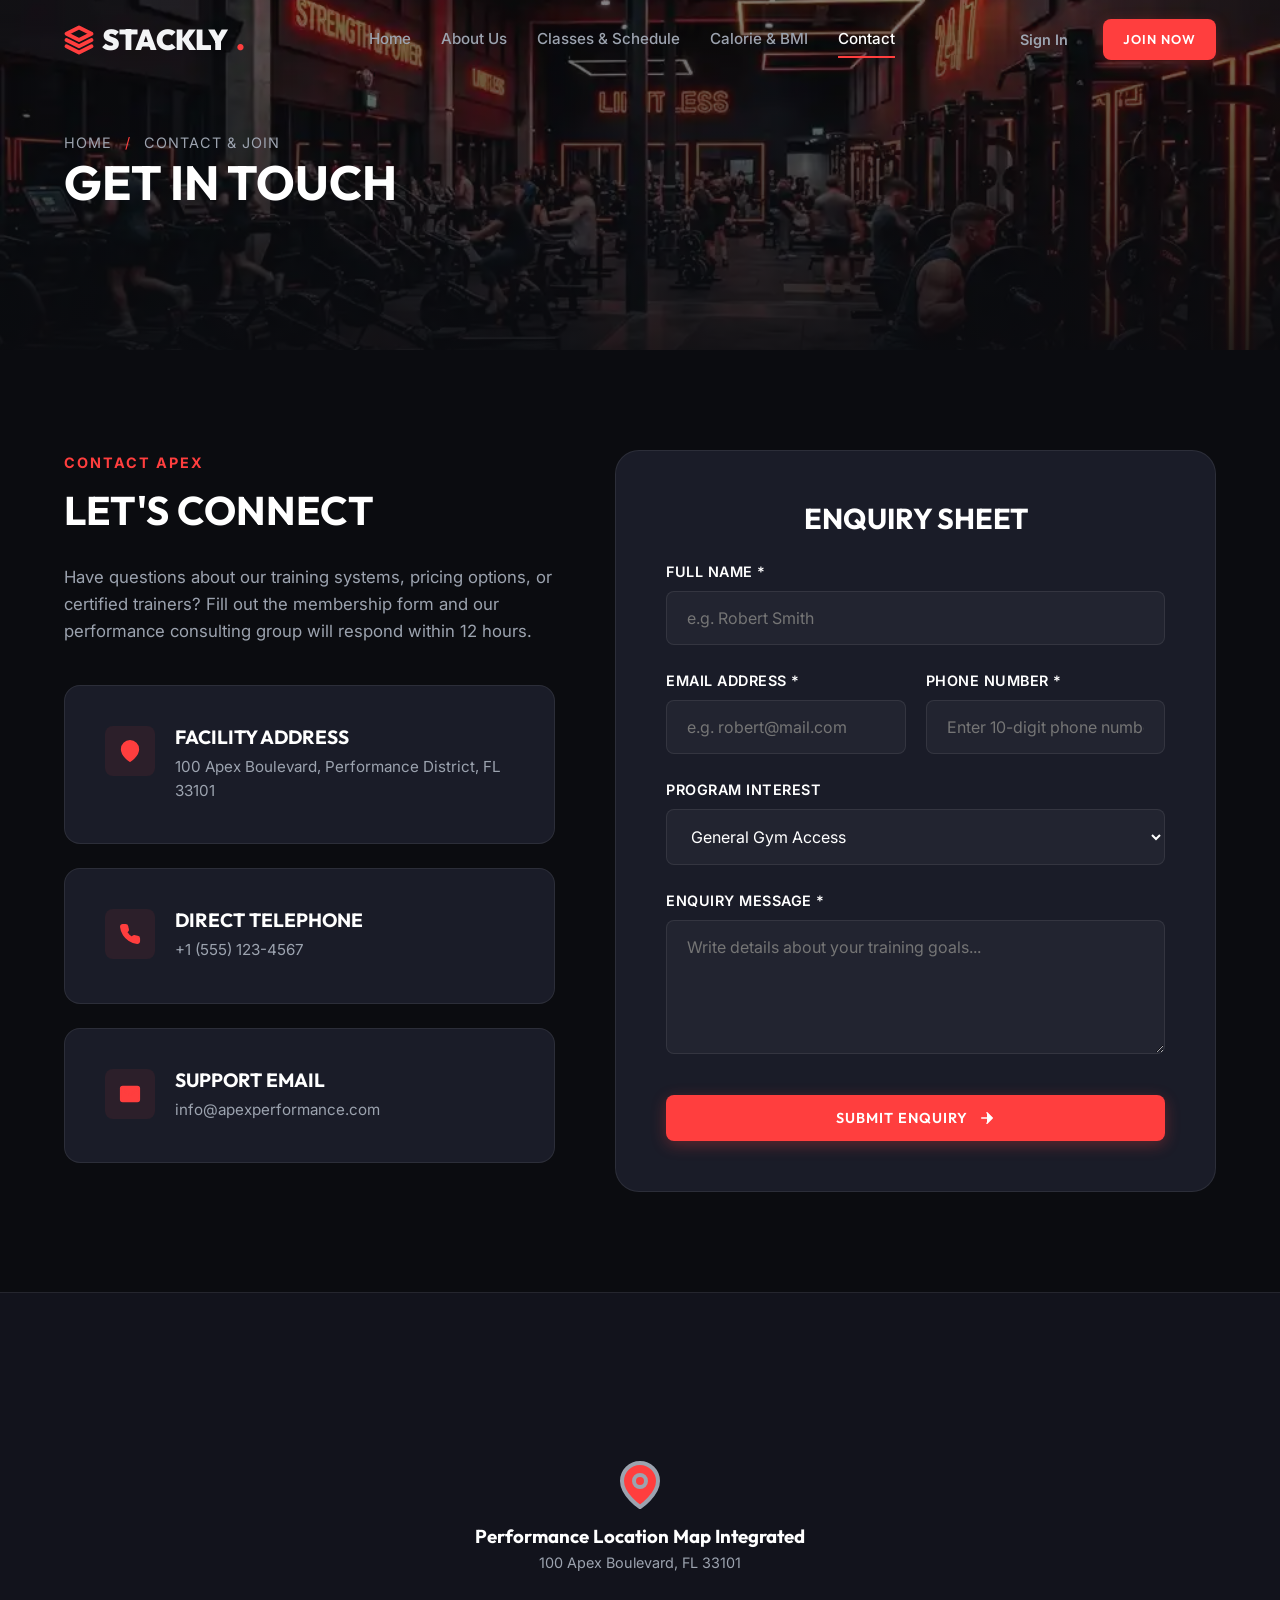
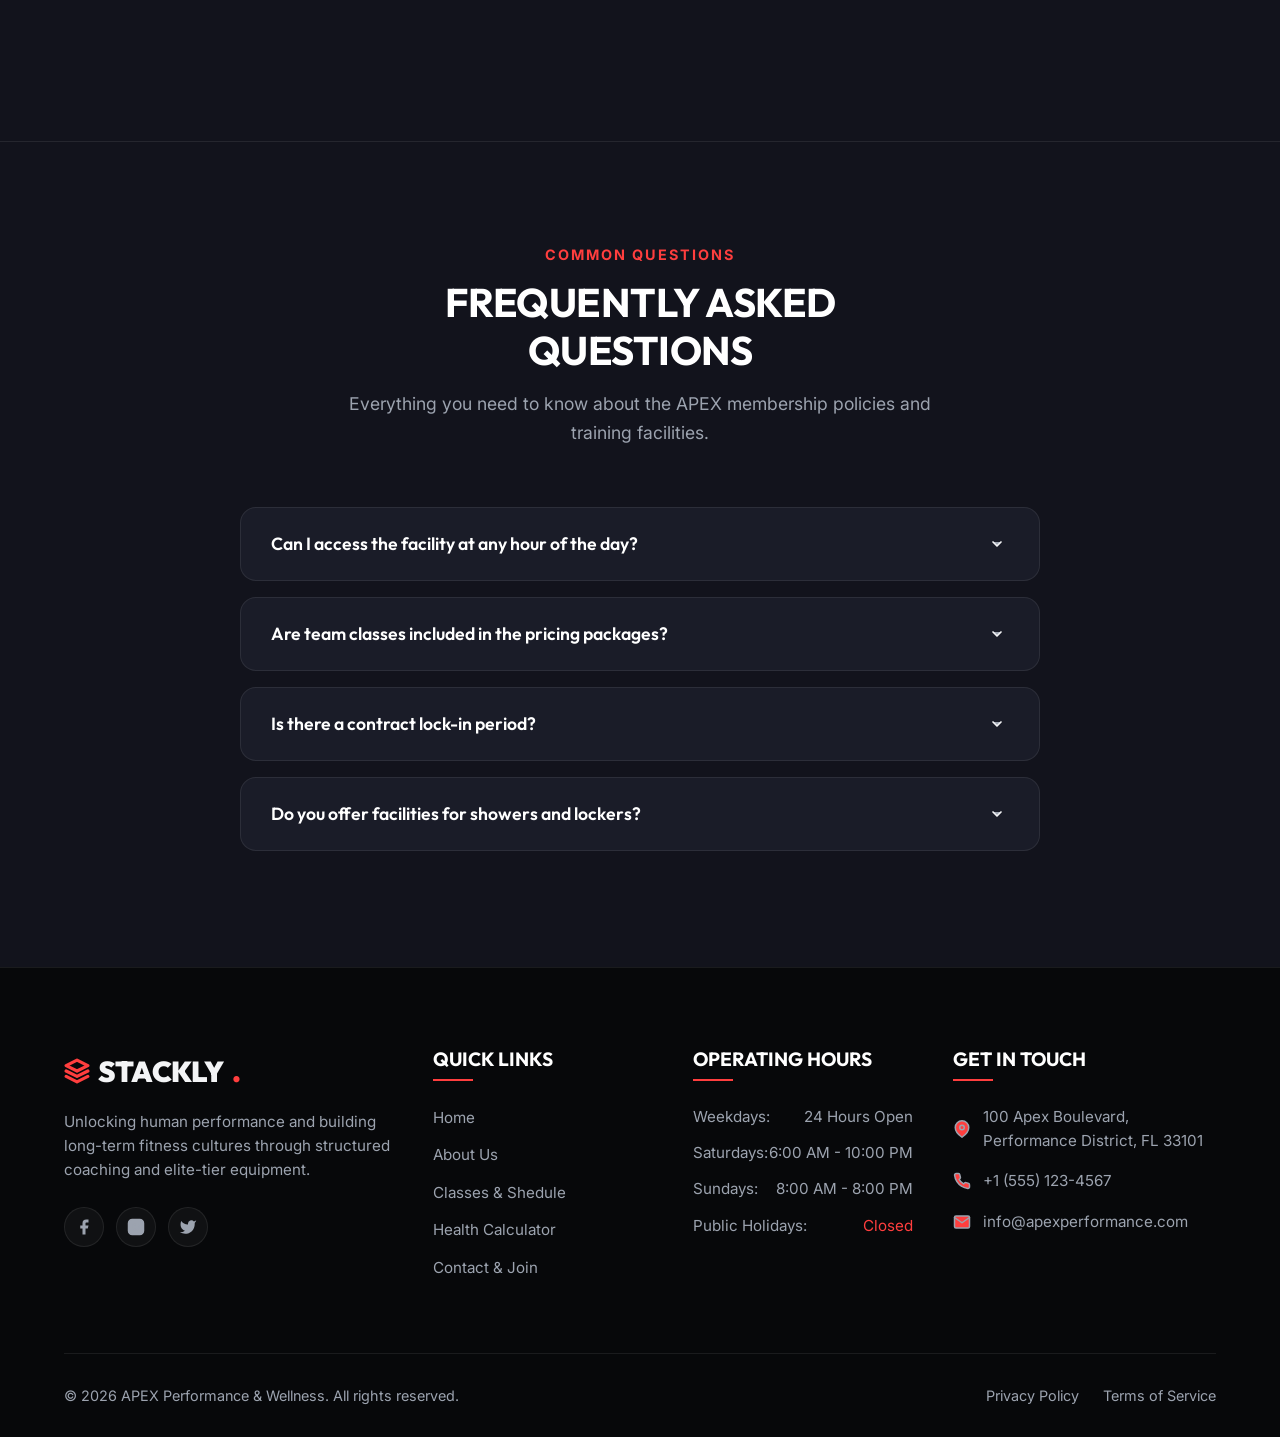
<file: contact.html>
<!DOCTYPE html>
<html lang="en">
<head>
  <meta charset="UTF-8">
  <meta name="viewport" content="width=device-width, initial-scale=1.0">
  <title>Contact Us & Join | APEX Performance & Wellness</title>
  <meta name="description" content="Get in touch with the APEX team to book a tour, request a free personal training session, or submit membership registration details.">
  <link rel="stylesheet" href="css/style.css">
  <style>
    /* Subpage Hero specific styling */
    .sub-hero {
      height: 350px;
      position: relative;
      background-size: cover;
      background-position: center;
      display: flex;
      align-items: center;
      z-index: 2;
    }
    .sub-hero-overlay {
      position: absolute;
      top: 0;
      left: 0;
      width: 100%;
      height: 100%;
      background: linear-gradient(
        to bottom,
        rgba(11, 12, 16, 0.5) 0%,
        rgba(11, 12, 16, 0.9) 100%
      );
      z-index: -1;
    }
    .sub-hero-content {
      width: 100%;
    }
    .sub-hero h1 {
      font-size: 3rem;
      text-transform: uppercase;
      margin-bottom: 8px;
    }
    .breadcrumbs {
      font-size: 0.9rem;
      color: var(--text-muted);
      text-transform: uppercase;
      letter-spacing: 1px;
    }
    .breadcrumbs span {
      color: var(--primary);
      margin: 0 8px;
    }
  </style>
</head>
<body>

  <!-- ==========================================================================
       HEADER & NAVIGATION
       ========================================================================== -->
  <header class="header" id="navbar">
    <div class="container header-container">
      <a href="index.html" class="logo" id="logo-link">
        <svg viewBox="0 0 24 24" width="30" height="30" fill="none" stroke="currentColor" stroke-width="3" stroke-linecap="round" stroke-linejoin="round" class="text-primary">
          <path d="M12 2L2 7l10 5 10-5-10-5z"></path>
          <path d="M2 17l10 5 10-5"></path>
          <path d="M2 12l10 5 10-5"></path>
        </svg>
        STACKLY<span>.</span>
      </a>
      
      <nav class="nav-menu" id="navigation-menu">
        <a href="index.html" class="nav-link" id="nav-home">Home</a>
        <a href="about.html" class="nav-link" id="nav-about">About Us</a>
        <a href="classes.html" class="nav-link" id="nav-classes">Classes & Schedule</a>
        <a href="bmi.html" class="nav-link" id="nav-bmi">Calorie & BMI</a>
        <a href="contact.html" class="nav-link active" id="nav-contact">Contact</a>
      </nav>
      
      <div class="nav-actions">
        <a href="login.html" class="nav-link" id="nav-login-link" style="margin-right: 20px; font-weight: 600; font-size: 0.9rem;">Sign In</a>
        <a href="contact.html" class="btn btn-primary btn-sm" id="nav-cta-btn" style="padding: 10px 20px; font-size: 0.8rem;">
          Join Now
        </a>
        <button class="nav-toggle" id="menu-toggle" aria-label="Toggle navigation Menu" style="margin-left: 20px;">
          <span></span>
          <span></span>
          <span></span>
        </button>
      </div>
    </div>
  </header>

  <!-- ==========================================================================
       SUBPAGE HERO
       ========================================================================== -->
  <section class="sub-hero" style="background-image: url('assets/images/hero\ \(2\)_11zon.webp');" id="contact-hero">
    <div class="sub-hero-overlay"></div>
    <div class="container">
      <div class="sub-hero-content reveal reveal-fade">
        <div class="breadcrumbs">Home <span>/</span> Contact & Join</div>
        <h1>Get in Touch</h1>
      </div>
    </div>
  </section>

  <!-- ==========================================================================
       CONTACT FORM & DETAILS GRID
       ========================================================================== -->
  <section class="section" id="contact-section">
    <div class="container">
      <div class="contact-grid">
        <!-- Details Column -->
        <div class="reveal reveal-left" id="contact-details-col">
          <span class="tagline">Contact Apex</span>
          <h2 style="font-size: 2.5rem; margin-bottom: 30px; text-transform: uppercase;">Let's Connect</h2>
          <p style="color: var(--text-muted); margin-bottom: 40px; font-size: 1.05rem;">
            Have questions about our training systems, pricing options, or certified trainers? Fill out the membership form and our performance consulting group will respond within 12 hours.
          </p>

          <!-- Card 1 -->
          <div class="contact-info-card" id="detail-card-location">
            <div class="contact-info-icon">
              <svg viewBox="0 0 24 24" fill="none" stroke="currentColor" stroke-width="2" stroke-linecap="round" stroke-linejoin="round"><path d="M21 10c0 7-9 13-9 13s-9-6-9-13a9 9 0 0 1 18 0z"></path><circle cx="12" cy="10" r="3"></circle></svg>
            </div>
            <div class="contact-info-details">
              <h3>Facility Address</h3>
              <p>100 Apex Boulevard, Performance District, FL 33101</p>
            </div>
          </div>

          <!-- Card 2 -->
          <div class="contact-info-card" id="detail-card-phone">
            <div class="contact-info-icon">
              <svg viewBox="0 0 24 24" fill="none" stroke="currentColor" stroke-width="2" stroke-linecap="round" stroke-linejoin="round"><path d="M22 16.92v3a2 2 0 0 1-2.18 2 19.79 19.79 0 0 1-8.63-3.07 19.5 19.5 0 0 1-6-6 19.79 19.79 0 0 1-3.07-8.67A2 2 0 0 1 4.11 2h3a2 2 0 0 1 2 1.72 12.84 12.84 0 0 0 .7 2.81 2 2 0 0 1-.45 2.11L8.09 9.91a16 16 0 0 0 6 6l1.27-1.27a2 2 0 0 1 2.11-.45 12.84 12.84 0 0 0 2.81.7A2 2 0 0 1 22 16.92z"></path></svg>
            </div>
            <div class="contact-info-details">
              <h3>Direct Telephone</h3>
              <p>+1 (555) 123-4567</p>
            </div>
          </div>

          <!-- Card 3 -->
          <div class="contact-info-card" id="detail-card-email">
            <div class="contact-info-icon">
              <svg viewBox="0 0 24 24" fill="none" stroke="currentColor" stroke-width="2" stroke-linecap="round" stroke-linejoin="round"><path d="M4 4h16c1.1 0 2 .9 2 2v12c0 1.1-.9 2-2 2H4c-1.1 0-2-.9-2-2V6c0-1.1.9-2 2-2z"></path><polyline points="22,6 12,13 2,6"></polyline></svg>
            </div>
            <div class="contact-info-details">
              <h3>Support Email</h3>
              <p>info@apexperformance.com</p>
            </div>
          </div>
        </div>

        <!-- Form Column -->
        <div class="reveal reveal-right" id="contact-form-col">
          <div class="contact-form-wrapper">
            <h3 style="font-size: 1.8rem; margin-bottom: 24px; text-transform: uppercase; text-align: center;">Enquiry Sheet</h3>
            <form id="contact-form" novalidate>
              <div class="calc-group">
                <label class="calc-label" for="form-name">Full Name *</label>
                <input type="text" class="form-input" id="form-name"  maxlength="16"   placeholder="e.g. Robert Smith"  required>
              </div>

              <div class="form-row-2">
                <div class="calc-group">
                  <label class="calc-label" for="form-email">Email Address *</label>
                  <input type="email" class="form-input" id="form-email" placeholder="e.g. robert@mail.com" required>
                </div>
                 <div class="calc-group">
  <label class="calc-label" for="form-phone">Phone Number *</label>
  <input
    type="tel"
    class="form-input"
    id="form-phone"
    placeholder="Enter 10-digit phone number"
    maxlength="10"
    required
  >
</div>
              </div>

              <div class="calc-group">
                <label class="calc-label" for="form-interest">Program Interest</label>
                <select class="form-select" id="form-interest" aria-label="Program of interest selection">
                  <option value="general">General Gym Access</option>
                  <option value="strength">Apex Barbell Strength</option>
                  <option value="cardio">HIIT Metcon Cardio</option>
                  <option value="yoga">Yoga Vinyasa & Mobility</option>
                  <option value="personal">1-on-1 Personal Coaching</option>
                </select>
              </div>

              <div class="calc-group">
                <label class="calc-label" for="form-message">Enquiry Message *</label>
                <textarea class="form-textarea" id="form-message" rows="5" placeholder="Write details about your training goals..." required></textarea>
              </div>

              <button type="submit" class="btn btn-primary" id="btn-submit-contact" style="width: 100%; margin-top: 10px;">
                Submit Enquiry
                <svg viewBox="0 0 24 24" width="24" height="24">
                  <path d="M5 12h14M12 5l7 7-7 7" stroke="currentColor" stroke-width="2" stroke-linecap="round" stroke-linejoin="round"/>
                </svg>
              </button>
            </form>
          </div>
        </div>
      </div>
    </div>
  </section>

  <!-- ==========================================================================
       MAP SECTION
       ========================================================================== -->
  <section class="map-section" id="location-map">
    <div class="map-placeholder">
      <svg viewBox="0 0 24 24" fill="none" stroke="currentColor" stroke-width="2" stroke-linecap="round" stroke-linejoin="round">
        <path d="M21 10c0 7-9 13-9 13s-9-6-9-13a9 9 0 0 1 18 0z"></path>
        <circle cx="12" cy="10" r="3"></circle>
      </svg>
      <h3>Performance Location Map Integrated</h3>
      <p style="font-size: 0.9rem; margin-top: 4px;">100 Apex Boulevard, FL 33101</p>
    </div>
  </section>

  <!-- ==========================================================================
       FAQ SECTION
       ========================================================================== -->
  <section class="section section-dark" id="faq-section">
    <div class="container">
      <div class="section-header text-center reveal reveal-up">
        <span class="tagline">Common Questions</span>
        <h2>Frequently Asked Questions</h2>
        <p>Everything you need to know about the APEX membership policies and training facilities.</p>
      </div>

      <div class="faq-accordion reveal reveal-scale" id="accordion-group">
        <!-- FAQ 1 -->
        <div class="faq-item" id="faq-1">
          <div class="faq-header">
            <h3>Can I access the facility at any hour of the day?</h3>
            <div class="faq-icon">
              <svg viewBox="0 0 24 24" fill="none" stroke="currentColor" stroke-width="2.5" stroke-linecap="round" stroke-linejoin="round"><polyline points="6 9 12 15 18 9"></polyline></svg>
            </div>
          </div>
          <div class="faq-body">
            <div class="faq-content">
              Yes, all APEX memberships include full 24/7 keyless biometric entry. Your fingerprint scan will grant access through our secure entry doors outside normal reception staffing hours.
            </div>
          </div>
        </div>

        <!-- FAQ 2 -->
        <div class="faq-item" id="faq-2">
          <div class="faq-header">
            <h3>Are team classes included in the pricing packages?</h3>
            <div class="faq-icon">
              <svg viewBox="0 0 24 24" fill="none" stroke="currentColor" stroke-width="2.5" stroke-linecap="round" stroke-linejoin="round"><polyline points="6 9 12 15 18 9"></polyline></svg>
            </div>
          </div>
          <div class="faq-body">
            <div class="faq-content">
              Group classes and scheduled training activities are included in our Performance and Elite membership tiers. Basic tier members can join classes by paying a drop-in fee of $15 per session.
            </div>
          </div>
        </div>

        <!-- FAQ 3 -->
        <div class="faq-item" id="faq-3">
          <div class="faq-header">
            <h3>Is there a contract lock-in period?</h3>
            <div class="faq-icon">
              <svg viewBox="0 0 24 24" fill="none" stroke="currentColor" stroke-width="2.5" stroke-linecap="round" stroke-linejoin="round"><polyline points="6 9 12 15 18 9"></polyline></svg>
            </div>
          </div>
          <div class="faq-body">
            <div class="faq-content">
              We offer month-to-month arrangements with zero lock-in contracts on all tiers. You can cancel or pause your subscription at any time with a standard 10-day notice written to info@apexperformance.com.
            </div>
          </div>
        </div>

        <!-- FAQ 4 -->
        <div class="faq-item" id="faq-4">
          <div class="faq-header">
            <h3>Do you offer facilities for showers and lockers?</h3>
            <div class="faq-icon">
              <svg viewBox="0 0 24 24" fill="none" stroke="currentColor" stroke-width="2.5" stroke-linecap="round" stroke-linejoin="round"><polyline points="6 9 12 15 18 9"></polyline></svg>
            </div>
          </div>
          <div class="faq-body">
            <div class="faq-content">
              Yes, our facility is equipped with clean changing rooms, private security lockers, and walk-in hot showers complete with shampoo and towel service for all active members.
            </div>
          </div>
        </div>
      </div>
    </div>
  </section>

  <!-- ==========================================================================
       FOOTER
       ========================================================================== -->
  <footer class="footer" id="footer-section">
    <div class="container">
      <div class="footer-grid">
        <!-- Col 1 -->
        <div class="footer-brand" id="footer-logo-col">
          <a href="index.html" class="logo">
            <svg viewBox="0 0 24 24" width="26" height="26" fill="none" stroke="currentColor" stroke-width="3" stroke-linecap="round" stroke-linejoin="round" class="text-primary">
              <path d="M12 2L2 7l10 5 10-5-10-5z"></path>
              <path d="M2 17l10 5 10-5"></path>
              <path d="M2 12l10 5 10-5"></path>
            </svg>
            STACKLY<span>.</span>
          </a>
          <p>Unlocking human performance and building long-term fitness cultures through structured coaching and elite-tier equipment.</p>
          <div class="footer-socials">
            <a href="404.html" class="social-icon" aria-label="Facebook link">
              <svg viewBox="0 0 24 24"><path d="M18 2h-3a5 5 0 0 0-5 5v3H7v4h3v8h4v-8h3l1-4h-4V7a1 1 0 0 1 1-1h3z"/></svg>
            </a>
            <a href="404.html" class="social-icon" aria-label="Instagram link">
              <svg viewBox="0 0 24 24" fill="none" stroke="currentColor" stroke-width="2" stroke-linecap="round" stroke-linejoin="round"><rect x="2" y="2" width="20" height="20" rx="5" ry="5"></rect><path d="M16 11.37A4 4 0 1 1 12.63 8 4 4 0 0 1 16 11.37z"></path><line x1="17.5" y1="6.5" x2="17.51" y2="6.5"></line></svg>
            </a>
            <a href="404.html" class="social-icon" aria-label="Twitter/X link">
              <svg viewBox="0 0 24 24"><path d="M23 3a10.9 10.9 0 0 1-3.14 1.53 4.48 4.48 0 0 0-7.86 3v1A10.66 10.66 0 0 1 3 4s-4 9 5 13a11.64 11.64 0 0 1-7 2c9 5 20 0 20-11.5a4.5 4.5 0 0 0-.08-.83A7.72 7.72 0 0 0 23 3z"/></svg>
            </a>
          </div>
        </div>

        <!-- Col 2 -->
        <div class="footer-column" id="footer-links-col">
          <h3>Quick Links</h3>
          <ul class="footer-links">
            <li><a href="index.html" id="fl-home">Home</a></li>
            <li><a href="about.html" id="fl-about">About Us</a></li>
            <li><a href="classes.html" id="fl-classes">Classes & Shedule</a></li>
            <li><a href="bmi.html" id="fl-bmi">Health Calculator</a></li>
            <li><a href="contact.html" id="fl-contact">Contact & Join</a></li>
          </ul>
        </div>

        <!-- Col 3 -->
        <div class="footer-column" id="footer-hours-col">
          <h3>Operating Hours</h3>
          <ul class="footer-links" style="color: var(--text-muted); font-size: 0.95rem;">
            <li style="margin-bottom: 12px; display: flex; justify-content: space-between;">
              <span>Weekdays:</span> <span class="text-light">24 Hours Open</span>
            </li>
            <li style="margin-bottom: 12px; display: flex; justify-content: space-between;">
              <span>Saturdays:</span> <span class="text-light">6:00 AM - 10:00 PM</span>
            </li>
            <li style="margin-bottom: 12px; display: flex; justify-content: space-between;">
              <span>Sundays:</span> <span class="text-light">8:00 AM - 8:00 PM</span>
            </li>
            <li style="margin-bottom: 12px; display: flex; justify-content: space-between;">
              <span>Public Holidays:</span> <span class="text-primary">Closed</span>
            </li>
          </ul>
        </div>

        <!-- Col 4 -->
        <div class="footer-column" id="footer-contact-col">
          <h3>Get In Touch</h3>
          <ul class="footer-info">
            <li>
              <svg viewBox="0 0 24 24" fill="none" stroke="currentColor" stroke-width="2" stroke-linecap="round" stroke-linejoin="round"><path d="M21 10c0 7-9 13-9 13s-9-6-9-13a9 9 0 0 1 18 0z"></path><circle cx="12" cy="10" r="3"></circle></svg>
              <span>100 Apex Boulevard, Performance District, FL 33101</span>
            </li>
            <li>
              <svg viewBox="0 0 24 24" fill="none" stroke="currentColor" stroke-width="2" stroke-linecap="round" stroke-linejoin="round"><path d="M22 16.92v3a2 2 0 0 1-2.18 2 19.79 19.79 0 0 1-8.63-3.07 19.5 19.5 0 0 1-6-6 19.79 19.79 0 0 1-3.07-8.67A2 2 0 0 1 4.11 2h3a2 2 0 0 1 2 1.72 12.84 12.84 0 0 0 .7 2.81 2 2 0 0 1-.45 2.11L8.09 9.91a16 16 0 0 0 6 6l1.27-1.27a2 2 0 0 1 2.11-.45 12.84 12.84 0 0 0 2.81.7A2 2 0 0 1 22 16.92z"></path></svg>
              <span>+1 (555) 123-4567</span>
            </li>
            <li>
              <svg viewBox="0 0 24 24" fill="none" stroke="currentColor" stroke-width="2" stroke-linecap="round" stroke-linejoin="round"><path d="M4 4h16c1.1 0 2 .9 2 2v12c0 1.1-.9 2-2 2H4c-1.1 0-2-.9-2-2V6c0-1.1.9-2 2-2z"></path><polyline points="22,6 12,13 2,6"></polyline></svg>
              <span>info@apexperformance.com</span>
            </li>
          </ul>
        </div>
      </div>

      <div class="footer-bottom">
        <p>&copy; 2026 APEX Performance & Wellness. All rights reserved.</p>
        <div class="footer-bottom-links">
          <a href="404.html" id="f-privacy">Privacy Policy</a>
          <a href="404.html" id="f-terms">Terms of Service</a>
        </div>
      </div>
    </div>
  </footer>

  <script src="js/main.js"></script>
</body>
</html>
</file>
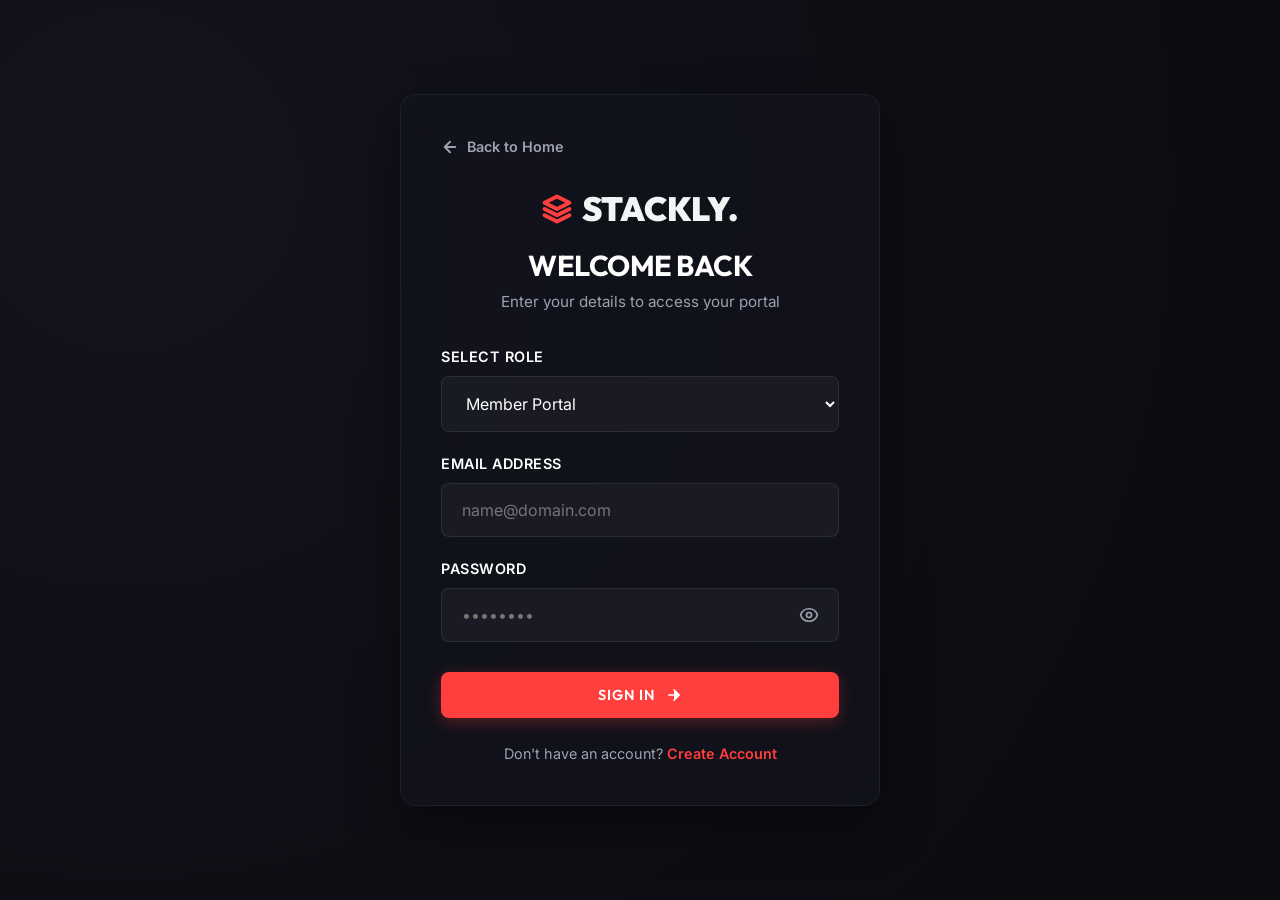
<file: login.html>
<!DOCTYPE html>
<html lang="en">
<head>
  <meta charset="UTF-8">
  <meta name="viewport" content="width=device-width, initial-scale=1.0">
  <title>Sign In | STACKLY Performance & Wellness</title>
  <meta name="description" content="Sign in to your STACKLY dashboard to track workouts, manage clients, or review performance.">
  <link rel="stylesheet" href="css/style.css">
  <link rel="stylesheet" href="css/auth-dashboard.css">
</head>
<body class="auth-body">

  <div class="auth-card">
    <!-- Back to Home -->
    <a href="index.html" class="back-to-home-btn" id="login-back-home">
      <svg viewBox="0 0 24 24" width="18" height="18" fill="none" stroke="currentColor" stroke-width="2.5" stroke-linecap="round" stroke-linejoin="round">
        <line x1="19" y1="12" x2="5" y2="12"></line>
        <polyline points="12 19 5 12 12 5"></polyline>
      </svg>
      Back to Home
    </a>

    <!-- Header / Brand -->
    <div class="auth-header">
      <div class="auth-logo">
        <svg viewBox="0 0 24 24" width="30" height="30" fill="none" stroke="currentColor" stroke-width="3" stroke-linecap="round" stroke-linejoin="round" class="text-primary">
          <path d="M12 2L2 7l10 5 10-5-10-5z"></path>
          <path d="M2 17l10 5 10-5"></path>
          <path d="M2 12l10 5 10-5"></path>
        </svg>
        <span>STACKLY.</span>
      </div>
      <h2>Welcome Back</h2>
      <p>Enter your details to access your portal</p>
    </div>

    <!-- Login Form -->
    <form class="auth-form" id="login-form" novalidate>
      
      <!-- Role Selector -->
      <div class="form-group">
        <label class="calc-label" for="login-role">Select Role</label>
        <select class="form-select" id="login-role" name="role" required>
          <option value="member">Member Portal</option>
          <option value="trainer">Trainer Portal</option>
          <option value="admin">Administrator Portal</option>
        </select>
      </div>

      <!-- Email Address -->
      <div class="form-group">
        <label class="calc-label" for="login-email">Email Address</label>
        <input type="email" class="form-input" id="login-email" name="email" placeholder="name@domain.com" required autocomplete="username">
      </div>

      <!-- Password -->
      <div class="form-group">
        <label class="calc-label" for="login-password">Password</label>
        <div class="password-wrapper">
          <input type="password" class="form-input" id="login-password" name="password" placeholder="••••••••" required autocomplete="current-password">
          <button type="button" class="password-toggle" data-target="login-password" aria-label="Toggle password visibility">
            <svg fill="none" stroke="currentColor" stroke-width="2" viewBox="0 0 24 24">
              <path stroke-linecap="round" stroke-linejoin="round" d="M2.036 12.322a1.012 1.012 0 010-.639C3.423 7.51 7.36 4.5 12 4.5c4.638 0 8.573 3.007 9.963 7.178.07.207.07.431 0 .639C20.577 16.49 16.64 19.5 12 19.5c-4.638 0-8.573-3.007-9.963-7.178z"></path>
              <circle cx="12" cy="12" r="3"></circle>
            </svg>
          </button>
        </div>
      </div>

      <!-- Submit CTA -->
      <button type="submit" class="btn btn-primary" id="login-submit" style="width: 100%; margin-top: 10px;">
        Sign In
        <svg viewBox="0 0 24 24" width="24" height="24">
          <path d="M5 12h14M12 5l7 7-7 7" stroke="currentColor" stroke-width="2" stroke-linecap="round" stroke-linejoin="round"/>
        </svg>
      </button>

    </form>

    <!-- Navigation to Sign Up -->
    <div class="auth-footer-links">
      Don't have an account? <a href="signup.html" id="link-create-account">Create Account</a>
    </div>

  </div>

  <script src="js/auth.js"></script>
</body>
</html>
</file>
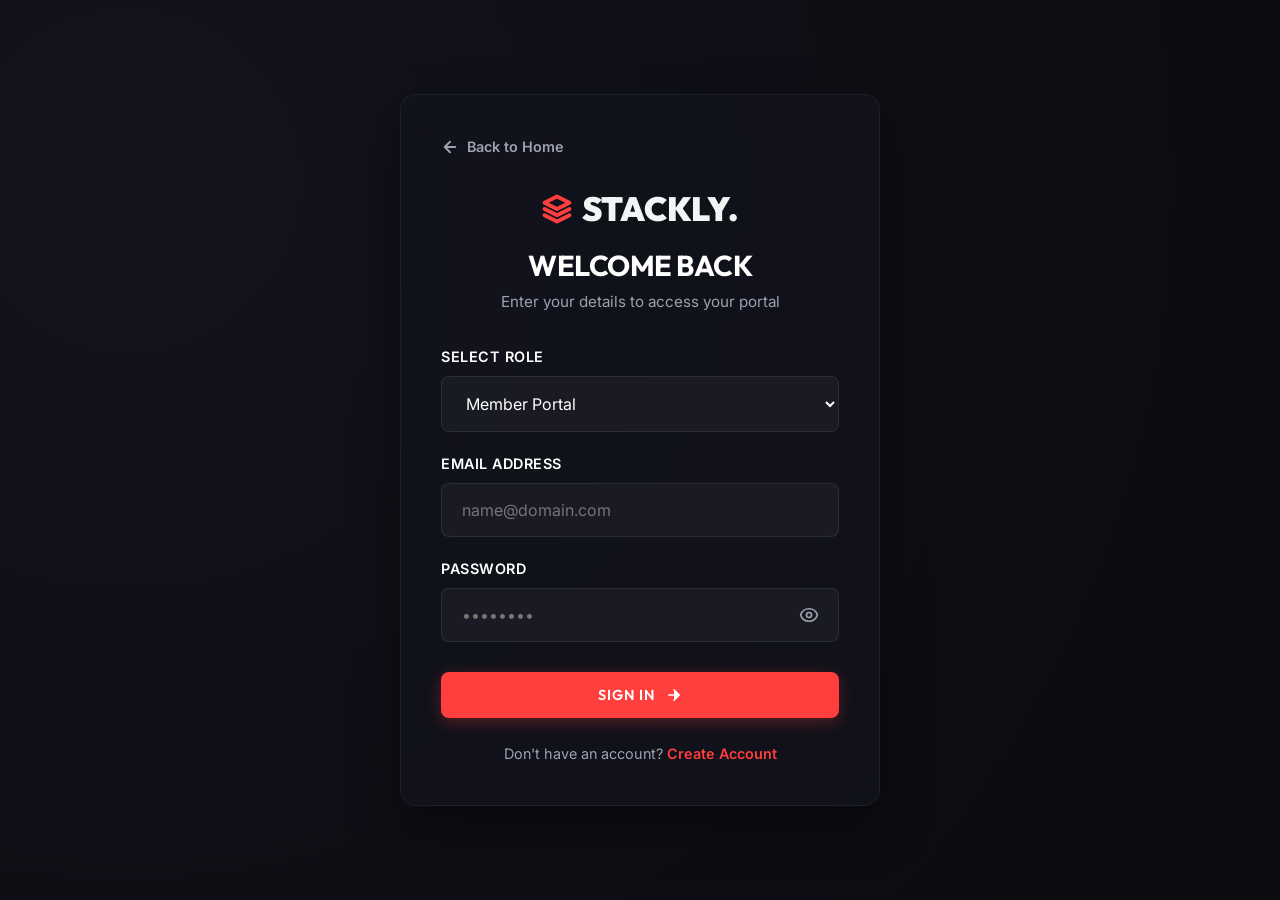
<file: member-dashboard.html>
<!DOCTYPE html>
<html lang="en">
<head>
  <meta charset="UTF-8">
  <meta name="viewport" content="width=device-width, initial-scale=1.0">
  <title>Member Dashboard | STACKLY Performance & Wellness</title>
  <meta name="description" content="STACKLY personal member hub. View calories burned, weekly training program logs, and workout metrics.">
  <link class="styles" rel="stylesheet" href="css/style.css">
  <link class="styles" rel="stylesheet" href="css/auth-dashboard.css">
</head>
<body data-dashboard-role="member">

  <div class="dashboard-wrapper">
    
    <!-- ==========================================================================
         SIDEBAR NAVIGATION
         ========================================================================== -->
    <aside class="dashboard-sidebar" id="dashboard-sidebar">
      <div class="sidebar-brand">
        <a href="index.html" class="logo">
          <svg viewBox="0 0 24 24" width="24" height="24" fill="none" stroke="currentColor" stroke-width="3" stroke-linecap="round" stroke-linejoin="round" class="text-primary">
            <path d="M12 2L2 7l10 5 10-5-10-5z"></path>
            <path d="M2 17l10 5 10-5"></path>
            <path d="M2 12l10 5 10-5"></path>
          </svg>
          STACKLY<span>.</span>
        </a>
      </div>
      
      <!-- User Profile Card -->
      <div class="sidebar-user">
        <div class="user-avatar session-user-avatar">M</div>
        <div class="user-info">
          <h4 class="session-user-name">Sarah Miller</h4>
          <p>Elite Member</p>
        </div>
      </div>
      
      <!-- Nav Menu Links -->
      <nav class="sidebar-nav">
        <a href="#" class="sidebar-link active">
          <svg viewBox="0 0 24 24" fill="none" stroke="currentColor" stroke-width="2" stroke-linecap="round" stroke-linejoin="round"><rect x="3" y="3" width="7" height="9"></rect><rect x="14" y="3" width="7" height="5"></rect><rect x="14" y="12" width="7" height="9"></rect><rect x="3" y="16" width="7" height="5"></rect></svg>
          Overview
        </a>
        <a href="#" class="sidebar-link dashboard-404-link">
          <svg viewBox="0 0 24 24" fill="none" stroke="currentColor" stroke-width="2" stroke-linecap="round" stroke-linejoin="round"><path d="M14.7 6.3a1 1 0 0 0 0 1.4l1.6 1.6a1 1 0 0 0 1.4 0l3.77-3.77a6 6 0 0 1-7.94 7.94l-6.91 6.91a2.12 2.12 0 0 1-3-3l6.91-6.91a6 6 0 0 1 7.94-7.94l-3.76 3.76z"></path></svg>
          Workout Routine
        </a>
        <a href="#" class="sidebar-link dashboard-404-link">
          <svg viewBox="0 0 24 24" fill="none" stroke="currentColor" stroke-width="2" stroke-linecap="round" stroke-linejoin="round"><path d="M12 2v20M17 5H9.5a3.5 3.5 0 0 0 0 7h5a3.5 3.5 0 0 1 0 7H6"></path></svg>
          Nutrition Tracker
        </a>
        <a href="#" class="sidebar-link dashboard-404-link">
          <svg viewBox="0 0 24 24" fill="none" stroke="currentColor" stroke-width="2" stroke-linecap="round" stroke-linejoin="round"><rect x="3" y="4" width="18" height="18" rx="2" ry="2"></rect><line x1="16" y1="2" x2="16" y2="6"></line><line x1="8" y1="2" x2="8" y2="6"></line><line x1="3" y1="10" x2="21" y2="10"></line></svg>
          Class Bookings
        </a>
        <a href="bmi.html" class="sidebar-link">
          <svg viewBox="0 0 24 24" fill="none" stroke="currentColor" stroke-width="2" stroke-linecap="round" stroke-linejoin="round"><circle cx="12" cy="12" r="10"></circle><line x1="12" y1="8" x2="12" y2="16"></line><line x1="8" y1="12" x2="16" y2="12"></line></svg>
          BMI Calculator
        </a>
        <a href="#" class="sidebar-link dashboard-404-link">
          <svg viewBox="0 0 24 24" fill="none" stroke="currentColor" stroke-width="2" stroke-linecap="round" stroke-linejoin="round"><circle cx="12" cy="12" r="3"></circle><path d="M19.4 15a1.65 1.65 0 0 0 .33 1.82l.06.06a2 2 0 1 1-2.83 2.83l-.06-.06a1.65 1.65 0 0 0-1.82-.33 1.65 1.65 0 0 0-1 1.51V21a2 2 0 0 1-4 0v-.09A1.65 1.65 0 0 0 9 19.4a1.65 1.65 0 0 0-1.82.33l-.06.06a2 2 0 1 1-2.83-2.83l.06-.06a1.65 1.65 0 0 0 .33-1.82 1.65 1.65 0 0 0-1.51-1H3a2 2 0 0 1 0-4h.09A1.65 1.65 0 0 0 4.6 9a1.65 1.65 0 0 0-.33-1.82l-.06-.06a2 2 0 1 1 2.83-2.83l.06.06a1.65 1.65 0 0 0 1.82.33H9a1.65 1.65 0 0 0 1-1.51V3a2 2 0 0 1 4 0v.09a1.65 1.65 0 0 0 1 1.51 1.65 1.65 0 0 0 1.82-.33l.06-.06a2 2 0 1 1 2.83 2.83l-.06.06a1.65 1.65 0 0 0-.33 1.82V9a1.65 1.65 0 0 0 1.51 1H21a2 2 0 0 1 0 4h-.09a1.65 1.65 0 0 0-1.51 1z"></path></svg>
          Settings
        </a>
      </nav>
      
      <!-- Logout Button -->
      <div class="sidebar-footer">
        <a href="#" class="btn btn-outline-primary logout-trigger" style="width: 100%; padding: 10px;">
          <svg viewBox="0 0 24 24" width="16" height="16" fill="none" stroke="currentColor" stroke-width="2"><path d="M9 21H5a2 2 0 0 1-2-2V5a2 2 0 0 1 2-2h4M16 17l5-5-5-5M21 12H9"/></svg>
          Logout
        </a>
      </div>
    </aside>

    <!-- ==========================================================================
         MAIN CONTENT AREA
         ========================================================================== -->
    <main class="dashboard-content">
      
      <!-- Top Action Bar -->
      <div class="dashboard-topbar">
        <button class="dashboard-toggle-btn" id="sidebar-toggle" aria-label="Toggle Navigation">
          <svg fill="none" stroke="currentColor" stroke-width="2" viewBox="0 0 24 24"><path stroke-linecap="round" stroke-linejoin="round" d="M4 6h16M4 12h16M4 18h16"></path></svg>
        </button>
        <div class="topbar-title">
          <h2>Member Hub</h2>
          <p>Welcome back, <span class="text-primary session-user-name">Athlete</span>! Keep up the hard work.</p>
        </div>
        <div class="topbar-actions">
          <a href="index.html" class="btn btn-secondary btn-sm" id="member-home-btn" style="padding: 10px 20px; font-size: 0.8rem;">
            Back to Home
          </a>
        </div>
      </div>

      <!-- Member stats widgets -->
      <section class="dashboard-stats-grid">
        <div class="dashboard-stat-card">
          <div class="stat-card-details">
            <h3>12</h3>
            <p>Workouts Done</p>
            <div class="stat-trend up">
              <svg viewBox="0 0 24 24" width="14" height="14" fill="none" stroke="currentColor" stroke-width="3"><polyline points="18 15 12 9 6 15"></polyline></svg>
              <span>+2 this week</span>
            </div>
          </div>
          <div class="stat-card-icon">
            <svg viewBox="0 0 24 24" fill="none" stroke="currentColor" stroke-width="2"><path d="M18 8A6 6 0 0 0 6 8c0 7-3 9-3 9h18s-3-2-3-9M13.73 21a2 2 0 0 1-3.46 0"></path></svg>
          </div>
        </div>

        <div class="dashboard-stat-card">
          <div class="stat-card-details">
            <h3>4,820</h3>
            <p>Calories Burned</p>
            <div class="stat-trend up">
              <svg viewBox="0 0 24 24" width="14" height="14" fill="none" stroke="currentColor" stroke-width="3"><polyline points="18 15 12 9 6 15"></polyline></svg>
              <span>+560 kcal this wk</span>
            </div>
          </div>
          <div class="stat-card-icon">
            <svg viewBox="0 0 24 24" fill="none" stroke="currentColor" stroke-width="2"><path d="M12 2v20M17 5H9.5a3.5 3.5 0 0 0 0 7h5a3.5 3.5 0 0 1 0 7H6"></path></svg>
          </div>
        </div>

        <div class="dashboard-stat-card">
          <div class="stat-card-details">
            <h3>68</h3>
            <p>Avg Heart Rate</p>
            <div class="stat-trend" style="color: var(--text-muted);">
              <span>stable resting</span>
            </div>
          </div>
          <div class="stat-card-icon">
            <svg viewBox="0 0 24 24" fill="none" stroke="currentColor" stroke-width="2"><path d="M20.84 4.61a5.5 5.5 0 0 0-7.78 0L12 5.67l-1.06-1.06a5.5 5.5 0 0 0-7.78 7.78l1.06 1.06L12 21.23l7.78-7.78 1.06-1.06a5.5 5.5 0 0 0 0-7.78z"></path></svg>
          </div>
        </div>

        <div class="dashboard-stat-card">
          <div class="stat-card-details">
            <h3>5 days</h3>
            <p>Active Days / wk</p>
            <div class="stat-trend up">
              <svg viewBox="0 0 24 24" width="14" height="14" fill="none" stroke="currentColor" stroke-width="3"><polyline points="18 15 12 9 6 15"></polyline></svg>
              <span>+1 day increase</span>
            </div>
          </div>
          <div class="stat-card-icon">
            <svg viewBox="0 0 24 24" fill="none" stroke="currentColor" stroke-width="2"><rect x="3" y="4" width="18" height="18" rx="2" ry="2"></rect><line x1="16" y1="2" x2="16" y2="6"></line><line x1="8" y1="2" x2="8" y2="6"></line><line x1="3" y1="10" x2="21" y2="10"></line></svg>
          </div>
        </div>
      </section>

      <!-- Main Visual Section (Progress rings and Schedules) -->
      <div class="dashboard-grid-2">
        
        <!-- Glowing Calories Burned Progress Ring -->
        <div class="dashboard-panel-card" style="position: relative; overflow: hidden; display: flex; flex-direction: column; align-items: center; justify-content: center;">
          <div class="panel-card-header" style="width: 100%;">
            <h3>Daily Burn Target</h3>
          </div>
          
          <div class="progress-ring-container">
            <svg class="progress-ring-svg" width="180" height="180">
              <defs>
                <linearGradient id="ring-gradient" x1="0" y1="0" x2="1" y2="1">
                  <stop offset="0%" stop-color="var(--primary)" />
                  <stop offset="100%" stop-color="var(--secondary)" />
                </linearGradient>
              </defs>
              <!-- Background Ring -->
              <circle class="progress-ring-bg" cx="90" cy="90" r="70" />
              <!-- Animated Ring representing 75% progress -->
              <circle class="progress-ring-bar" cx="90" cy="90" r="70" />
            </svg>
            <div class="progress-ring-text">
              <h3>75%</h3>
              <p>600 / 800 kcal</p>
            </div>
          </div>
          
          <p style="color: var(--text-muted); font-size: 0.85rem; text-align: center; margin-top: 10px;">
            You need 200 more kcal to achieve today's goal!
          </p>
        </div>

        <!-- Weekly Workout Plan timeline -->
        <div class="dashboard-panel-card">
          <div class="panel-card-header">
            <h3>Weekly Training Split</h3>
            <button class="btn btn-secondary btn-sm dashboard-404-btn" style="padding: 6px 12px; font-size: 0.75rem;">Edit Plan</button>
          </div>
          
          <div class="dashboard-list">
            <div class="dashboard-list-item">
              <div class="list-item-details">
                <div class="stat-card-icon" style="background-color: rgba(16, 185, 129, 0.1); color: #10b981; min-width: 40px; height: 40px;">
                  <svg viewBox="0 0 24 24" width="16" height="16" fill="none" stroke="currentColor" stroke-width="2"><polyline points="20 6 9 17 4 12"></polyline></svg>
                </div>
                <div class="list-item-info">
                  <h5 style="text-decoration: line-through; opacity: 0.6;">Monday: Strength Focus</h5>
                  <p style="opacity: 0.6;">Barbell Deadlifts, Weighted Pull-ups, Core work</p>
                </div>
              </div>
              <span class="badge-status active">Done</span>
            </div>

            <div class="dashboard-list-item">
              <div class="list-item-details">
                <div class="stat-card-icon" style="background-color: rgba(16, 185, 129, 0.1); color: #10b981; min-width: 40px; height: 40px;">
                  <svg viewBox="0 0 24 24" width="16" height="16" fill="none" stroke="currentColor" stroke-width="2"><polyline points="20 6 9 17 4 12"></polyline></svg>
                </div>
                <div class="list-item-info">
                  <h5 style="text-decoration: line-through; opacity: 0.6;">Wednesday: HIIT Conditioning</h5>
                  <p style="opacity: 0.6;">Rowing sprints, kettlebell complexes, wall-balls</p>
                </div>
              </div>
              <span class="badge-status active">Done</span>
            </div>

            <div class="dashboard-list-item">
              <div class="list-item-details">
                <div class="stat-card-icon" style="background-color: rgba(255, 179, 0, 0.1); color: var(--secondary); min-width: 40px; height: 40px;">
                  <svg viewBox="0 0 24 24" width="16" height="16" fill="none" stroke="currentColor" stroke-width="2"><circle cx="12" cy="12" r="10"></circle><polyline points="12 6 12 12 16 14"></polyline></svg>
                </div>
                <div class="list-item-info">
                  <h5 style="color: var(--secondary);">Friday: Cardiorespiratory / Endurance</h5>
                  <p>5km tempo run outdoors, active stretching & mobility</p>
                </div>
              </div>
              <span class="badge-status pending">Today</span>
            </div>

            <div class="dashboard-list-item">
              <div class="list-item-details">
                <div class="stat-card-icon" style="background-color: rgba(255,255,255,0.05); color: var(--text-muted); min-width: 40px; height: 40px;">
                  <svg viewBox="0 0 24 24" width="16" height="16" fill="none" stroke="currentColor" stroke-width="2"><circle cx="12" cy="12" r="10"></circle><line x1="12" y1="8" x2="12" y2="16"></line><line x1="8" y1="12" x2="16" y2="12"></line></svg>
                </div>
                <div class="list-item-info">
                  <h5 style="opacity: 0.6;">Sunday: Active Recovery</h5>
                  <p style="opacity: 0.6;">Hot-cold contrast therapy, sauna session & light walking</p>
                </div>
              </div>
              <span class="badge-status inactive">Pending</span>
            </div>
          </div>
        </div>

      </div>

      <!-- Quick Shortcuts -->
      <section class="dashboard-panel-card">
        <div class="panel-card-header">
          <h3>Member Services</h3>
        </div>
        <div class="dashboard-stats-grid" style="grid-template-columns: repeat(auto-fit, minmax(200px, 1fr)); margin-bottom: 0;">
          <button class="btn btn-outline-primary dashboard-404-btn">Book Training Session</button>
          <button class="btn btn-outline-primary dashboard-404-btn">Log Daily Meals</button>
          <button class="btn btn-outline-primary dashboard-404-btn">View Trainer Notes</button>
          <button class="btn btn-outline-primary dashboard-404-btn">Download Workout PDF</button>
        </div>
      </section>

    </main>
  </div>

  <script src="js/auth.js"></script>
</body>
</html>
</file>
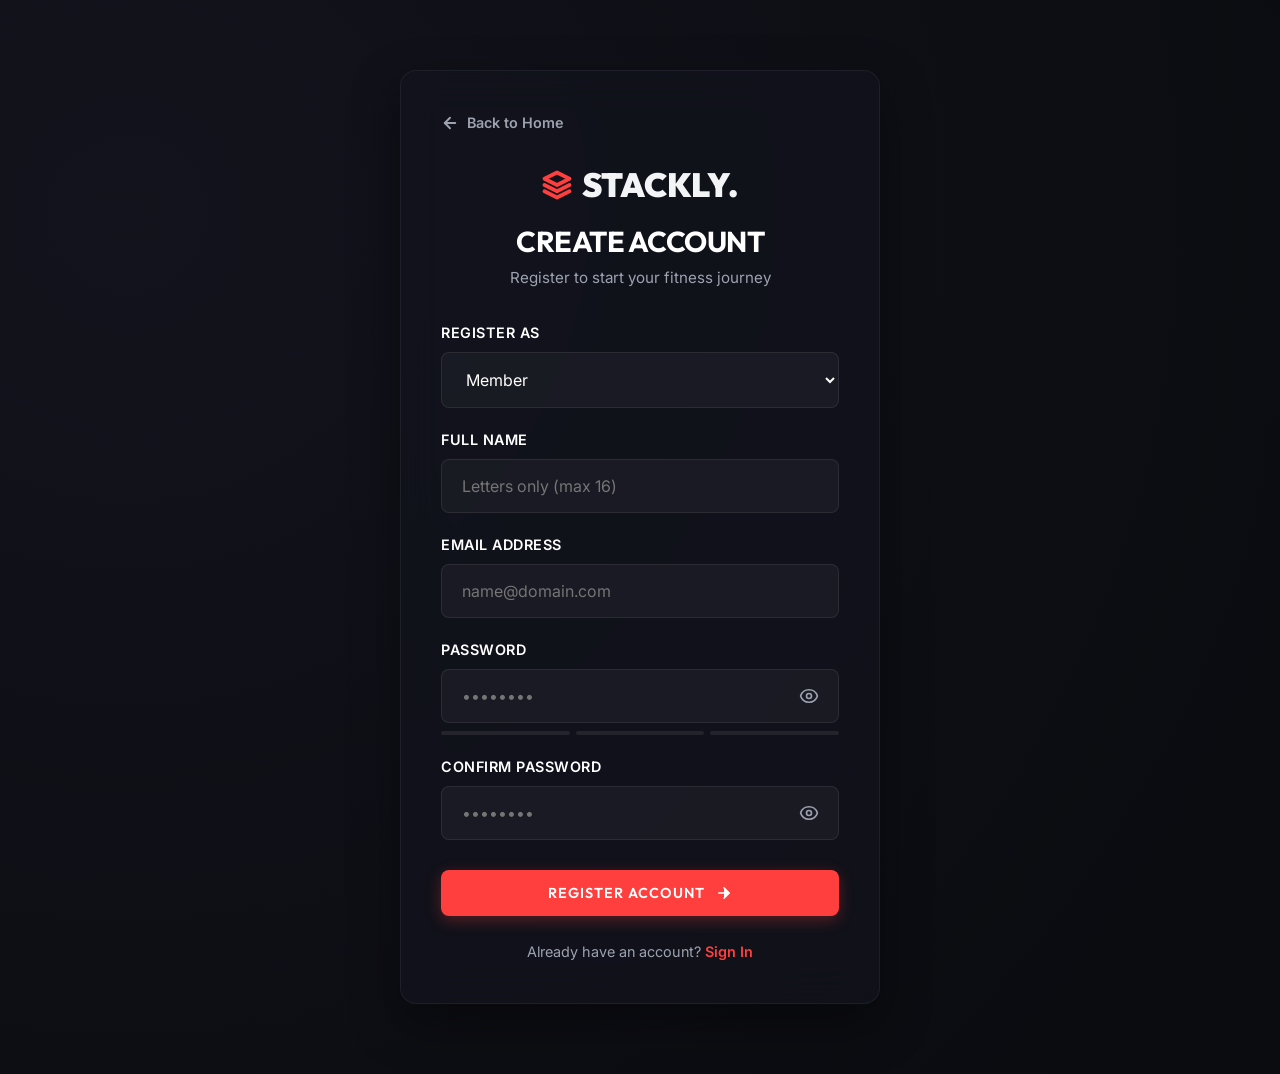
<file: signup.html>
<!DOCTYPE html>
<html lang="en">
<head>
  <meta charset="UTF-8">
  <meta name="viewport" content="width=device-width, initial-scale=1.0">
  <title>Create Account | STACKLY Performance & Wellness</title>
  <meta name="description" content="Join STACKLY Performance & Wellness today. Access top-tier gym facility bookings, diet calculators, and professional trainers.">
  <link rel="stylesheet" href="css/style.css">
  <link rel="stylesheet" href="css/auth-dashboard.css">
</head>
<body class="auth-body">

  <div class="auth-card" style="margin-top: 30px; margin-bottom: 30px;">
    <!-- Back to Home -->
    <a href="index.html" class="back-to-home-btn" id="signup-back-home">
      <svg viewBox="0 0 24 24" width="18" height="18" fill="none" stroke="currentColor" stroke-width="2.5" stroke-linecap="round" stroke-linejoin="round">
        <line x1="19" y1="12" x2="5" y2="12"></line>
        <polyline points="12 19 5 12 12 5"></polyline>
      </svg>
      Back to Home
    </a>

    <!-- Header / Brand -->
    <div class="auth-header">
      <div class="auth-logo">
        <svg viewBox="0 0 24 24" width="30" height="30" fill="none" stroke="currentColor" stroke-width="3" stroke-linecap="round" stroke-linejoin="round" class="text-primary">
          <path d="M12 2L2 7l10 5 10-5-10-5z"></path>
          <path d="M2 17l10 5 10-5"></path>
          <path d="M2 12l10 5 10-5"></path>
        </svg>
        <span>STACKLY.</span>
      </div>
      <h2>Create Account</h2>
      <p>Register to start your fitness journey</p>
    </div>

    <!-- Signup Form -->
    <form class="auth-form" id="signup-form" novalidate>
      
      <!-- Select Role -->
      <div class="form-group">
        <label class="calc-label" for="signup-role">Register As</label>
        <select class="form-select" id="signup-role" name="role" required>
          <option value="member">Member</option>
          <option value="trainer">Trainer</option>
          <option value="admin">Administrator</option>
        </select>
      </div>

      <!-- Name -->
      <div class="form-group">
        <label class="calc-label" for="signup-name">Full Name</label>
        <input type="text" class="form-input" id="signup-name" name="name" placeholder="Letters only (max 16)" required maxlength="16" autocomplete="name">
      </div>

      <!-- Email Address -->
      <div class="form-group">
        <label class="calc-label" for="signup-email">Email Address</label>
        <input type="email" class="form-input" id="signup-email" name="email" placeholder="name@domain.com" required autocomplete="email">
      </div>

      <!-- Password -->
      <div class="form-group">
        <label class="calc-label" for="signup-password">Password</label>
        <div class="password-wrapper">
          <input type="password" class="form-input" id="signup-password" name="password" placeholder="••••••••" required autocomplete="new-password">
          <button type="button" class="password-toggle" data-target="signup-password" aria-label="Toggle password visibility">
            <svg fill="none" stroke="currentColor" stroke-width="2" viewBox="0 0 24 24">
              <path stroke-linecap="round" stroke-linejoin="round" d="M2.036 12.322a1.012 1.012 0 010-.639C3.423 7.51 7.36 4.5 12 4.5c4.638 0 8.573 3.007 9.963 7.178.07.207.07.431 0 .639C20.577 16.49 16.64 19.5 12 19.5c-4.638 0-8.573-3.007-9.963-7.178z"></path>
              <circle cx="12" cy="12" r="3"></circle>
            </svg>
          </button>
        </div>
        
        <!-- Strength Meter UI -->
        <div class="strength-meter">
          <div class="strength-bar"></div>
          <div class="strength-bar"></div>
          <div class="strength-bar"></div>
        </div>
        <span class="strength-text"></span>
      </div>

      <!-- Confirm Password -->
      <div class="form-group">
        <label class="calc-label" for="signup-confirm-password">Confirm Password</label>
        <div class="password-wrapper">
          <input type="password" class="form-input" id="signup-confirm-password" name="confirmPassword" placeholder="••••••••" required autocomplete="new-password">
          <button type="button" class="password-toggle" data-target="signup-confirm-password" aria-label="Toggle password visibility">
            <svg fill="none" stroke="currentColor" stroke-width="2" viewBox="0 0 24 24">
              <path stroke-linecap="round" stroke-linejoin="round" d="M2.036 12.322a1.012 1.012 0 010-.639C3.423 7.51 7.36 4.5 12 4.5c4.638 0 8.573 3.007 9.963 7.178.07.207.07.431 0 .639C20.577 16.49 16.64 19.5 12 19.5c-4.638 0-8.573-3.007-9.963-7.178z"></path>
              <circle cx="12" cy="12" r="3"></circle>
            </svg>
          </button>
        </div>
      </div>

      <!-- Submit CTA -->
      <button type="submit" class="btn btn-primary" id="signup-submit" style="width: 100%; margin-top: 10px;">
        Register Account
        <svg viewBox="0 0 24 24" width="24" height="24">
          <path d="M5 12h14M12 5l7 7-7 7" stroke="currentColor" stroke-width="2" stroke-linecap="round" stroke-linejoin="round"/>
        </svg>
      </button>

    </form>

    <!-- Navigation to Log In -->
    <div class="auth-footer-links">
      Already have an account? <a href="login.html" id="link-login">Sign In</a>
    </div>

  </div>

  <script src="js/auth.js"></script>
</body>
</html>
</file>
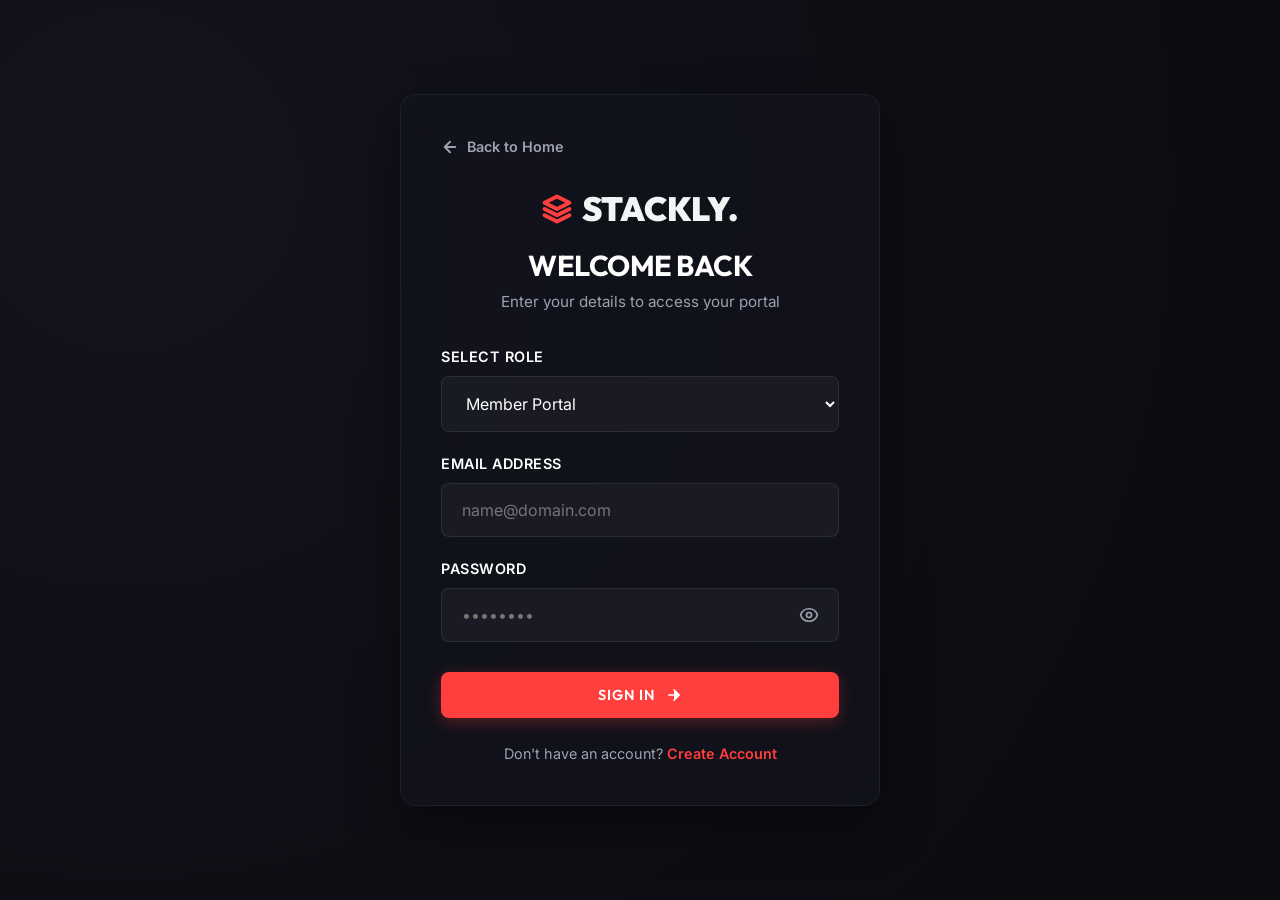
<file: trainer-dashboard.html>
<!DOCTYPE html>
<html lang="en">
<head>
  <meta charset="UTF-8">
  <meta name="viewport" content="width=device-width, initial-scale=1.0">
  <title>Trainer Dashboard | STACKLY Performance & Wellness</title>
  <meta name="description" content="STACKLY trainer cockpit. Manage client fitness routines, custom nutrition programs, and personal schedules.">
  <link class="styles" rel="stylesheet" href="css/style.css">
  <link class="styles" rel="stylesheet" href="css/auth-dashboard.css">
</head>
<body data-dashboard-role="trainer">

  <div class="dashboard-wrapper">
    
    <!-- ==========================================================================
         SIDEBAR NAVIGATION
         ========================================================================== -->
    <aside class="dashboard-sidebar" id="dashboard-sidebar">
      <div class="sidebar-brand">
        <a href="index.html" class="logo">
          <svg viewBox="0 0 24 24" width="24" height="24" fill="none" stroke="currentColor" stroke-width="3" stroke-linecap="round" stroke-linejoin="round" class="text-primary">
            <path d="M12 2L2 7l10 5 10-5-10-5z"></path>
            <path d="M2 17l10 5 10-5"></path>
            <path d="M2 12l10 5 10-5"></path>
          </svg>
          STACKLY<span>.</span>
        </a>
      </div>
      
      <!-- User Profile Card -->
      <div class="sidebar-user">
        <div class="user-avatar session-user-avatar">T</div>
        <div class="user-info">
          <h4 class="session-user-name">Coach Marcus</h4>
          <p>Certified Coach</p>
        </div>
      </div>
      
      <!-- Nav Menu Links -->
      <nav class="sidebar-nav">
        <a href="#" class="sidebar-link active">
          <svg viewBox="0 0 24 24" fill="none" stroke="currentColor" stroke-width="2" stroke-linecap="round" stroke-linejoin="round"><rect x="3" y="3" width="7" height="9"></rect><rect x="14" y="3" width="7" height="5"></rect><rect x="14" y="12" width="7" height="9"></rect><rect x="3" y="16" width="7" height="5"></rect></svg>
          Overview
        </a>
        <a href="#" class="sidebar-link dashboard-404-link">
          <svg viewBox="0 0 24 24" fill="none" stroke="currentColor" stroke-width="2" stroke-linecap="round" stroke-linejoin="round"><path d="M17 21v-2a4 4 0 0 0-4-4H5a4 4 0 0 0-4 4v2"></path><circle cx="9" cy="7" r="4"></circle></svg>
          Assigned Clients
        </a>
        <a href="#" class="sidebar-link dashboard-404-link">
          <svg viewBox="0 0 24 24" fill="none" stroke="currentColor" stroke-width="2" stroke-linecap="round" stroke-linejoin="round"><path d="M14.7 6.3a1 1 0 0 0 0 1.4l1.6 1.6a1 1 0 0 0 1.4 0l3.77-3.77a6 6 0 0 1-7.94 7.94l-6.91 6.91a2.12 2.12 0 0 1-3-3l6.91-6.91a6 6 0 0 1 7.94-7.94l-3.76 3.76z"></path></svg>
          Workout Planner
        </a>
        <a href="#" class="sidebar-link dashboard-404-link">
          <svg viewBox="0 0 24 24" fill="none" stroke="currentColor" stroke-width="2" stroke-linecap="round" stroke-linejoin="round"><path d="M12 2v20M17 5H9.5a3.5 3.5 0 0 0 0 7h5a3.5 3.5 0 0 1 0 7H6"></path></svg>
          Nutrition Diets
        </a>
        <a href="#" class="sidebar-link dashboard-404-link">
          <svg viewBox="0 0 24 24" fill="none" stroke="currentColor" stroke-width="2" stroke-linecap="round" stroke-linejoin="round"><path d="M21 15a2 2 0 0 1-2 2H7l-4 4V5a2 2 0 0 1 2-2h14a2 2 0 0 1 2 2z"></path></svg>
          Client Messages
        </a>
        <a href="#" class="sidebar-link dashboard-404-link">
          <svg viewBox="0 0 24 24" fill="none" stroke="currentColor" stroke-width="2" stroke-linecap="round" stroke-linejoin="round"><circle cx="12" cy="12" r="3"></circle><path d="M19.4 15a1.65 1.65 0 0 0 .33 1.82l.06.06a2 2 0 1 1-2.83 2.83l-.06-.06a1.65 1.65 0 0 0-1.82-.33 1.65 1.65 0 0 0-1 1.51V21a2 2 0 0 1-4 0v-.09A1.65 1.65 0 0 0 9 19.4a1.65 1.65 0 0 0-1.82.33l-.06.06a2 2 0 1 1-2.83-2.83l.06-.06a1.65 1.65 0 0 0 .33-1.82 1.65 1.65 0 0 0-1.51-1H3a2 2 0 0 1 0-4h.09A1.65 1.65 0 0 0 4.6 9a1.65 1.65 0 0 0-.33-1.82l-.06-.06a2 2 0 1 1 2.83-2.83l.06.06a1.65 1.65 0 0 0 1.82.33H9a1.65 1.65 0 0 0 1-1.51V3a2 2 0 0 1 4 0v.09a1.65 1.65 0 0 0 1 1.51 1.65 1.65 0 0 0 1.82-.33l.06-.06a2 2 0 1 1 2.83 2.83l-.06.06a1.65 1.65 0 0 0-.33 1.82V9a1.65 1.65 0 0 0 1.51 1H21a2 2 0 0 1 0 4h-.09a1.65 1.65 0 0 0-1.51 1z"></path></svg>
          Settings
        </a>
      </nav>
      
      <!-- Logout Button -->
      <div class="sidebar-footer">
        <a href="#" class="btn btn-outline-primary logout-trigger" style="width: 100%; padding: 10px;">
          <svg viewBox="0 0 24 24" width="16" height="16" fill="none" stroke="currentColor" stroke-width="2"><path d="M9 21H5a2 2 0 0 1-2-2V5a2 2 0 0 1 2-2h4M16 17l5-5-5-5M21 12H9"/></svg>
          Logout
        </a>
      </div>
    </aside>

    <!-- ==========================================================================
         MAIN CONTENT AREA
         ========================================================================== -->
    <main class="dashboard-content">
      
      <!-- Top Action Bar -->
      <div class="dashboard-topbar">
        <button class="dashboard-toggle-btn" id="sidebar-toggle" aria-label="Toggle Navigation">
          <svg fill="none" stroke="currentColor" stroke-width="2" viewBox="0 0 24 24"><path stroke-linecap="round" stroke-linejoin="round" d="M4 6h16M4 12h16M4 18h16"></path></svg>
        </button>
        <div class="topbar-title">
          <h2>Trainer Portal</h2>
          <p>Logged in as <span class="text-primary session-user-name">Marcus</span>. Here's your schedule.</p>
        </div>
        <div class="topbar-actions">
          <a href="index.html" class="btn btn-secondary btn-sm" id="trainer-home-btn" style="padding: 10px 20px; font-size: 0.8rem;">
            Back to Home
          </a>
        </div>
      </div>

      <!-- Coaching metrics cards -->
      <section class="dashboard-stats-grid">
        <div class="dashboard-stat-card">
          <div class="stat-card-details">
            <h3>18</h3>
            <p>Active Clients</p>
            <div class="stat-trend up">
              <svg viewBox="0 0 24 24" width="14" height="14" fill="none" stroke="currentColor" stroke-width="3"><polyline points="18 15 12 9 6 15"></polyline></svg>
              <span>+2 new clients</span>
            </div>
          </div>
          <div class="stat-card-icon">
            <svg viewBox="0 0 24 24" fill="none" stroke="currentColor" stroke-width="2"><path d="M17 21v-2a4 4 0 0 0-4-4H5a4 4 0 0 0-4 4v2"></path><circle cx="9" cy="7" r="4"></circle></svg>
          </div>
        </div>

        <div class="dashboard-stat-card">
          <div class="stat-card-details">
            <h3>32h</h3>
            <p>Coaching Hours</p>
            <div class="stat-trend up">
              <svg viewBox="0 0 24 24" width="14" height="14" fill="none" stroke="currentColor" stroke-width="3"><polyline points="18 15 12 9 6 15"></polyline></svg>
              <span>+4h this week</span>
            </div>
          </div>
          <div class="stat-card-icon">
            <svg viewBox="0 0 24 24" fill="none" stroke="currentColor" stroke-width="2"><circle cx="12" cy="12" r="10"></circle><polyline points="12 6 12 12 16 14"></polyline></svg>
          </div>
        </div>

        <div class="dashboard-stat-card">
          <div class="stat-card-details">
            <h3>96%</h3>
            <p>Attendance Rate</p>
            <div class="stat-trend up">
              <svg viewBox="0 0 24 24" width="14" height="14" fill="none" stroke="currentColor" stroke-width="3"><polyline points="18 15 12 9 6 15"></polyline></svg>
              <span>+1.5% average</span>
            </div>
          </div>
          <div class="stat-card-icon">
            <svg viewBox="0 0 24 24" fill="none" stroke="currentColor" stroke-width="2"><path d="M22 11.08V12a10 10 0 1 1-5.93-9.14"></path><polyline points="22 4 12 14.01 9 11.01"></polyline></svg>
          </div>
        </div>

        <div class="dashboard-stat-card">
          <div class="stat-card-details">
            <h3>14</h3>
            <p>Diets Preconfigured</p>
            <div class="stat-trend up">
              <svg viewBox="0 0 24 24" width="14" height="14" fill="none" stroke="currentColor" stroke-width="3"><polyline points="18 15 12 9 6 15"></polyline></svg>
              <span>100% compliant</span>
            </div>
          </div>
          <div class="stat-card-icon">
            <svg viewBox="0 0 24 24" fill="none" stroke="currentColor" stroke-width="2"><path d="M12 2v20M17 5H9.5a3.5 3.5 0 0 0 0 7h5a3.5 3.5 0 0 1 0 7H6"></path></svg>
          </div>
        </div>
      </section>

      <!-- Main Visual Section (Timeline and Client lists) -->
      <div class="dashboard-grid-2">
        
        <!-- Interactive Schedule timeline -->
        <div class="dashboard-panel-card">
          <div class="panel-card-header">
            <h3>Today's Schedule</h3>
            <button class="btn btn-secondary btn-sm dashboard-404-btn" style="padding: 6px 12px; font-size: 0.75rem;">Modify Block</button>
          </div>
          
          <div class="dashboard-list">
            <div class="dashboard-list-item" style="border-left: 4px solid var(--primary);">
              <div class="list-item-details">
                <div class="list-item-info">
                  <h5 style="color: var(--primary);">08:00 AM - 09:30 AM</h5>
                  <p>Sarah Miller - Personal Strength Coaching (Squats & Deadlifts focus)</p>
                </div>
              </div>
              <span class="badge-status active">Assigned</span>
            </div>

            <div class="dashboard-list-item" style="border-left: 4px solid var(--secondary);">
              <div class="list-item-details">
                <div class="list-item-info">
                  <h5 style="color: var(--secondary);">10:30 AM - 12:00 PM</h5>
                  <p>John Doe - Calisthenics Conditioning & Muscle Up Drills</p>
                </div>
              </div>
              <span class="badge-status active">Assigned</span>
            </div>

            <div class="dashboard-list-item" style="border-left: 4px solid #00f2fe;">
              <div class="list-item-details">
                <div class="list-item-info">
                  <h5 style="color: #00f2fe;">02:00 PM - 03:00 PM</h5>
                  <p>Emily Davis - Cardio VO2 Max Assessment & Consultation</p>
                </div>
              </div>
              <span class="badge-status active">Assigned</span>
            </div>

            <div class="dashboard-list-item" style="border-left: 4px solid #10b981;">
              <div class="list-item-details">
                <div class="list-item-info">
                  <h5 style="color: #10b981;">04:30 PM - 05:30 PM</h5>
                  <p>Team Circuit - Functional HIIT group class (Studio A)</p>
                </div>
              </div>
              <span class="badge-status pending">Pending</span>
            </div>
          </div>
        </div>

        <!-- Client progress metrics list -->
        <div class="dashboard-panel-card">
          <div class="panel-card-header">
            <h3>Client Progress Tracking</h3>
          </div>
          
          <div class="dashboard-list">
            <div class="dashboard-list-item">
              <div class="list-item-details" style="width: 100%; display: block;">
                <div style="display: flex; justify-content: space-between; margin-bottom: 8px;">
                  <h5 style="margin:0;">Sarah Miller</h5>
                  <span style="color: var(--primary); font-size: 0.8rem; font-weight: 700;">85% Done</span>
                </div>
                <p style="margin-bottom: 8px; font-size: 0.8rem;">Goal: 5kg Muscle Gain (4.2kg gained)</p>
                <div style="background-color: rgba(255,255,255,0.06); height: 6px; border-radius: 3px; overflow: hidden;">
                  <div style="width: 85%; height: 100%; background-color: var(--primary);"></div>
                </div>
              </div>
            </div>

            <div class="dashboard-list-item">
              <div class="list-item-details" style="width: 100%; display: block;">
                <div style="display: flex; justify-content: space-between; margin-bottom: 8px;">
                  <h5 style="margin:0;">John Doe</h5>
                  <span style="color: var(--secondary); font-size: 0.8rem; font-weight: 700;">60% Done</span>
                </div>
                <p style="margin-bottom: 8px; font-size: 0.8rem;">Goal: 10kg Fat Loss (6.0kg lost)</p>
                <div style="background-color: rgba(255,255,255,0.06); height: 6px; border-radius: 3px; overflow: hidden;">
                  <div style="width: 60%; height: 100%; background-color: var(--secondary);"></div>
                </div>
              </div>
            </div>

            <div class="dashboard-list-item">
              <div class="list-item-details" style="width: 100%; display: block;">
                <div style="display: flex; justify-content: space-between; margin-bottom: 8px;">
                  <h5 style="margin:0;">Emily Davis</h5>
                  <span style="color: #00f2fe; font-size: 0.8rem; font-weight: 700;">40% Done</span>
                </div>
                <p style="margin-bottom: 8px; font-size: 0.8rem;">Goal: Marathon Prep (VO2 Max > 48)</p>
                <div style="background-color: rgba(255,255,255,0.06); height: 6px; border-radius: 3px; overflow: hidden;">
                  <div style="width: 40%; height: 100%; background-color: #00f2fe;"></div>
                </div>
              </div>
            </div>
          </div>
        </div>

      </div>

      <!-- Quick Actions / Utilities -->
      <section class="dashboard-panel-card">
        <div class="panel-card-header">
          <h3>Tools & Utilities</h3>
        </div>
        <div class="dashboard-stats-grid" style="grid-template-columns: repeat(auto-fit, minmax(200px, 1fr)); margin-bottom: 0;">
          <button class="btn btn-outline-primary dashboard-404-btn">Log Workout session</button>
          <button class="btn btn-outline-primary dashboard-404-btn">Edit Diet Templates</button>
          <button class="btn btn-outline-primary dashboard-404-btn">Send Diet Guide</button>
          <button class="btn btn-outline-primary dashboard-404-btn">Check Attendance Logs</button>
        </div>
      </section>

    </main>
  </div>

  <script src="js/auth.js"></script>
</body>
</html>
</file>
<file: css/style.css>
@import url('https://fonts.googleapis.com/css2?family=Inter:wght@300;400;500;600;700&family=Outfit:wght@400;500;600;700;800;900&display=swap');

/* ==========================================================================
   DESIGN SYSTEM & VARIABLES
   ========================================================================== */
:root {
  /* Colors */
  --primary: #ff3e3e;
  --primary-rgb: 255, 62, 62;
  --primary-hover: #e02b2b;
  --secondary: #ffb300;
  --secondary-rgb: 255, 179, 0;
  --dark-bg: #0b0c10;
  --dark-section: #12131c;
  --card-bg: #1a1c28;
  --card-hover: #222535;
  --border-color: rgba(255, 255, 255, 0.08);
  --border-focus: rgba(255, 62, 62, 0.5);
  
  /* Text */
  --text-main: #f3f4f6;
  --text-muted: #9ca3af;
  --text-light: #ffffff;
  
  /* Glassmorphism */
  --glass-bg: rgba(18, 19, 28, 0.75);
  --glass-border: rgba(255, 255, 255, 0.06);
  --glass-shadow: rgba(0, 0, 0, 0.4);
  
  /* Fonts */
  --font-title: 'Outfit', -apple-system, BlinkMacSystemFont, "Segoe UI", Roboto, sans-serif;
  --font-body: 'Inter', -apple-system, BlinkMacSystemFont, sans-serif;
  
  /* Spacing */
  --section-padding: 100px 0;
  --section-padding-mobile: 60px 0;
  
  /* UI Attributes */
  --radius-sm: 8px;
  --radius-md: 16px;
  --radius-lg: 24px;
  --radius-full: 9999px;
  --transition: all 0.35s cubic-bezier(0.25, 0.8, 0.25, 1);
  --transition-fast: all 0.2s ease;
}

/* ==========================================================================
   GLOBAL RESET & BASE STYLES
   ========================================================================== */
*, *::before, *::after {
  box-sizing: border-box;
  margin: 0;
  padding: 0;
}

html {
  scroll-behavior: smooth;
  scroll-padding-top: 80px; /* Offset for sticky nav */
  -webkit-font-smoothing: antialiased;
  -moz-osx-font-smoothing: grayscale;
}

body {
  font-family: var(--font-body);
  background-color: var(--dark-bg);
  color: var(--text-main);
  line-height: 1.6;
  overflow-x: hidden;
}

/* Custom Scrollbar */
::-webkit-scrollbar {
  width: 10px;
}

::-webkit-scrollbar-track {
  background: var(--dark-bg);
}

::-webkit-scrollbar-thumb {
  background: #2b2e3c;
  border-radius: var(--radius-sm);
  border: 2px solid var(--dark-bg);
}

::-webkit-scrollbar-thumb:hover {
  background: var(--primary);
}

/* Typography */
h1, h2, h3, h4, h5, h6 {
  font-family: var(--font-title);
  color: var(--text-light);
  font-weight: 700;
  line-height: 1.2;
}

a {
  color: inherit;
  text-decoration: none;
  transition: var(--transition-fast);
}

img {
  max-width: 100%;
  height: auto;
  display: block;
}

ul {
  list-style: none;
}

button, input, textarea, select {
  font-family: inherit;
  font-size: inherit;
  background: none;
  border: none;
  outline: none;
  color: inherit;
}

/* ==========================================================================
   LAYOUT UTILITIES
   ========================================================================== */
.container {
  width: 100%;
  max-width: 1200px;
  margin: 0 auto;
  padding: 0 24px;
}

.section {
  padding: var(--section-padding);
}

.section-dark {
  background-color: var(--dark-section);
}

.flex-center {
  display: flex;
  align-items: center;
  justify-content: center;
}

.text-center {
  text-align: center;
}

.grid-2 {
  display: grid;
  grid-template-columns: repeat(2, 1fr);
  gap: 40px;
}

.grid-3 {
  display: grid;
  grid-template-columns: repeat(3, 1fr);
  gap: 30px;
}

.grid-4 {
  display: grid;
  grid-template-columns: repeat(4, 1fr);
  gap: 20px;
}

/* Spacing Helpers */
.mb-1 { margin-bottom: 8px; }
.mb-2 { margin-bottom: 16px; }
.mb-3 { margin-bottom: 24px; }
.mb-4 { margin-bottom: 32px; }
.mb-5 { margin-bottom: 48px; }

.mt-2 { margin-top: 16px; }
.mt-4 { margin-top: 32px; }

/* Text highlights */
.text-primary {
  color: var(--primary);
}

.text-secondary {
  color: var(--secondary);
}

.text-gradient {
  background: linear-gradient(135deg, var(--primary), var(--secondary));
  -webkit-background-clip: text;
  -webkit-text-fill-color: transparent;
}

.tagline {
  text-transform: uppercase;
  font-weight: 700;
  font-size: 0.9rem;
  letter-spacing: 2px;
  color: var(--primary);
  display: inline-block;
  margin-bottom: 12px;
}

/* Section Header */
.section-header {
  max-width: 600px;
  margin: 0 auto 60px auto;
}

.section-header h2 {
  font-size: 2.5rem;
  margin-bottom: 16px;
  text-transform: uppercase;
  letter-spacing: -0.5px;
}

.section-header p {
  color: var(--text-muted);
  font-size: 1.1rem;
}

/* ==========================================================================
   BUTTONS & INTERACTIVES
   ========================================================================== */
.btn {
  display: inline-flex;
  align-items: center;
  justify-content: center;
  padding: 14px 28px;
  font-family: var(--font-title);
  font-weight: 600;
  text-transform: uppercase;
  font-size: 0.9rem;
  letter-spacing: 1px;
  border-radius: var(--radius-sm);
  cursor: pointer;
  transition: var(--transition);
  position: relative;
  overflow: hidden;
  gap: 10px;
  z-index: 1;
}

.btn-primary {
  background-color: var(--primary);
  color: var(--text-light);
  box-shadow: 0 4px 15px rgba(255, 62, 62, 0.3);
}

.btn-primary::after {
  content: '';
  position: absolute;
  top: 0;
  left: -100%;
  width: 100%;
  height: 100%;
  background: linear-gradient(90deg, transparent, rgba(255, 255, 255, 0.2), transparent);
  transition: 0.5s;
  z-index: -1;
}

.btn-primary:hover::after {
  left: 100%;
}

.btn-primary:hover {
  background-color: var(--primary-hover);
  box-shadow: 0 6px 20px rgba(255, 62, 62, 0.5);
  transform: translateY(-2px);
}

.btn-secondary {
  background-color: transparent;
  color: var(--text-light);
  border: 2px solid var(--text-light);
}

.btn-secondary:hover {
  background-color: var(--text-light);
  color: var(--dark-bg);
  transform: translateY(-2px);
}

.btn-outline-primary {
  background-color: transparent;
  color: var(--primary);
  border: 2px solid var(--primary);
}

.btn-outline-primary:hover {
  background-color: var(--primary);
  color: var(--text-light);
  box-shadow: 0 4px 15px rgba(255, 62, 62, 0.3);
  transform: translateY(-2px);
}

/* Icon Styles */
.btn svg {
  width: 18px;
  height: 18px;
  fill: currentColor;
  transition: transform 0.3s ease;
}

.btn:hover svg {
  transform: translateX(4px);
}

/* ==========================================================================
   HEADER / STICKY NAVIGATION
   ========================================================================== */
.header {
  position: fixed;
  top: 0;
  left: 0;
  width: 100%;
  height: 80px;
  display: flex;
  align-items: center;
  z-index: 1000;
  transition: var(--transition);
  border-bottom: 1px solid transparent;
}

.header-scrolled {
  background-color: var(--glass-bg);
  backdrop-filter: blur(16px);
  -webkit-backdrop-filter: blur(16px);
  height: 70px;
  border-bottom: 1px solid var(--glass-border);
  box-shadow: 0 10px 30px var(--glass-shadow);
}

 .header-container {
  display: flex;
  align-items: center;
  justify-content: space-between;
  width: 100%;
  gap: 10px;
}

.logo {
  font-family: var(--font-title);
  font-weight: 900;
  font-size: 1.8rem;
  letter-spacing: -0.5px;
  display: flex;
  align-items: center;
  gap: 8px;
}

.logo span {
  color: var(--primary);
}
.nav-menu {
  display: flex;
  align-items: center;
  gap: 32px;
}

.mobile-only {
  display: none;
}
  
.nav-link {
  font-weight: 500;
  font-size: 0.95rem;
  color: var(--text-muted);
  position: relative;
  padding: 6px 0;
}

.nav-link:hover, .nav-link.active {
  color: var(--text-light);
}

.nav-link::after {
  content: '';
  position: absolute;
  bottom: 0;
  left: 0;
  width: 0;
  height: 2px;
  background-color: var(--primary);
  transition: var(--transition);
}

.nav-link:hover::after, .nav-link.active::after {
  width: 100%;
}

.nav-actions {
  display: flex;
  align-items: center;
}

/* Hamburger Menu button */
.nav-toggle {
  display: none;
  flex-direction: column;
  justify-content: space-between;
  width: 24px;
  height: 18px;
  cursor: pointer;
  z-index: 1001;
}

.nav-toggle span {
  display: block;
  height: 2px;
  width: 100%;
  background-color: var(--text-light);
  border-radius: 2px;
  transition: var(--transition);
}

/* Mobile Nav Active Animation */
.nav-toggle.active span:nth-child(1) {
  transform: translateY(8px) rotate(45deg);
}

.nav-toggle.active span:nth-child(2) {
  opacity: 0;
}

.nav-toggle.active span:nth-child(3) {
  transform: translateY(-8px) rotate(-45deg);
}

/* ==========================================================================
   HERO / BANNER SECTION
   ========================================================================== */
.hero {
  height: 100vh;
  min-height: 700px;
  position: relative;
  background-size: cover;
  background-position: center;
  display: flex;
  align-items: center;
  z-index: 2;
}

.hero-overlay {
  position: absolute;
  top: 0;
  left: 0;
  width: 100%;
  height: 100%;
  background: linear-gradient(
    to bottom,
    rgba(11, 12, 16, 0.4) 0%,
    rgba(11, 12, 16, 0.75) 60%,
    var(--dark-bg) 100%
  );
  z-index: -1;
}

.hero-content {
  max-width: 750px;
}

.hero-tag {
  font-size: 1rem;
  letter-spacing: 3px;
  background-color: rgba(255, 62, 62, 0.15);
  border: 1px solid rgba(255, 62, 62, 0.3);
  color: var(--primary);
  display: inline-block;
  padding: 6px 16px;
  border-radius: var(--radius-full);
  margin-bottom: 24px;
  text-transform: uppercase;
  font-weight: 700;
}

.hero-title {
  font-size: 4.5rem;
  font-weight: 900;
  line-height: 1.1;
  text-transform: uppercase;
  margin-bottom: 24px;
}

.hero-desc {
  font-size: 1.2rem;
  color: var(--text-muted);
  margin-bottom: 40px;
  max-width: 600px;
}

.hero-btns {
  display: flex;
  gap: 16px;
}

/* Stats Floating Cards */
.hero-stats-wrapper {
  position: absolute;
  right: 5%;
  top: 30%;
  display: flex;
  flex-direction: column;
  gap: 20px;
  z-index: 10;
}

.glass-badge {
  background: var(--glass-bg);
  border: 1px solid var(--glass-border);
  backdrop-filter: blur(12px);
  -webkit-backdrop-filter: blur(12px);
  border-radius: var(--radius-md);
  padding: 20px 30px;
  display: flex;
  align-items: center;
  gap: 16px;
  box-shadow: 0 10px 35px var(--glass-shadow);
  transform: translateY(0);
  transition: var(--transition);
}

.glass-badge:hover {
  transform: translateY(-5px);
  border-color: rgba(255, 62, 62, 0.3);
}

.glass-badge-icon {
  width: 48px;
  height: 48px;
  border-radius: var(--radius-sm);
  background-color: rgba(255, 62, 62, 0.15);
  color: var(--primary);
  display: flex;
  align-items: center;
  justify-content: center;
}

.glass-badge-icon svg {
  width: 24px;
  height: 24px;
  fill: currentColor;
}

.glass-badge-info h3 {
  font-size: 1.6rem;
  font-weight: 800;
  color: var(--text-light);
}

.glass-badge-info p {
  font-size: 0.8rem;
  color: var(--text-muted);
  text-transform: uppercase;
  letter-spacing: 1px;
}

/* ==========================================================================
   FEATURES / SERVICES SECTION
   ========================================================================== */
.feature-card {
  background-color: var(--card-bg);
  border: 1px solid var(--border-color);
  border-radius: var(--radius-md);
  padding: 40px;
  transition: var(--transition);
  position: relative;
  overflow: hidden;
}

.feature-card::before {
  content: '';
  position: absolute;
  top: 0;
  left: 0;
  width: 100%;
  height: 4px;
  background-color: var(--primary);
  transform: scaleX(0);
  transform-origin: left;
  transition: var(--transition);
}

.feature-card:hover {
  transform: translateY(-8px);
  background-color: var(--card-hover);
  border-color: rgba(255, 62, 62, 0.2);
  box-shadow: 0 15px 35px rgba(0, 0, 0, 0.3);
}

.feature-card:hover::before {
  transform: scaleX(1);
}

.feature-icon {
  width: 60px;
  height: 60px;
  background-color: rgba(255, 62, 62, 0.08);
  color: var(--primary);
  border-radius: var(--radius-sm);
  margin-bottom: 24px;
  display: flex;
  align-items: center;
  justify-content: center;
  transition: var(--transition);
}

.feature-card:hover .feature-icon {
  background-color: var(--primary);
  color: var(--text-light);
  transform: scale(1.05);
}

.feature-icon svg {
  width: 28px;
  height: 28px;
  fill: currentColor;
}

.feature-card h3 {
  font-size: 1.4rem;
  margin-bottom: 12px;
}

.feature-card p {
  color: var(--text-muted);
  font-size: 0.95rem;
}

/* ==========================================================================
   PROGRAMS / SERVICES
   ========================================================================== */
.program-card {
  position: relative;
  height: 420px;
  border-radius: var(--radius-md);
  overflow: hidden;
  display: flex;
  align-items: flex-end;
  border: 1px solid var(--border-color);
  box-shadow: 0 10px 30px rgba(0, 0, 0, 0.2);
}

.program-img {
  position: absolute;
  top: 0;
  left: 0;
  width: 100%;
  height: 100%;
  background-size: cover;
  background-position: center;
  transition: var(--transition);
  z-index: 1;
}

.program-card:hover .program-img {
  transform: scale(1.1);
}

.program-overlay {
  position: absolute;
  top: 0;
  left: 0;
  width: 100%;
  height: 100%;
  background: linear-gradient(
    to bottom,
    transparent 0%,
    rgba(11, 12, 16, 0.2) 30%,
    rgba(11, 12, 16, 0.9) 100%
  );
  z-index: 2;
}

.program-content {
  position: relative;
  z-index: 3;
  padding: 32px;
  width: 100%;
}

.program-tag {
  background-color: var(--primary);
  color: var(--text-light);
  font-size: 0.75rem;
  font-weight: 700;
  text-transform: uppercase;
  padding: 4px 10px;
  border-radius: var(--radius-sm);
  display: inline-block;
  margin-bottom: 12px;
}

.program-card h3 {
  font-size: 1.6rem;
  margin-bottom: 8px;
  text-transform: uppercase;
}

.program-card p {
  color: var(--text-muted);
  font-size: 0.9rem;
  margin-bottom: 20px;
  transform: translateY(20px);
  opacity: 0;
  transition: var(--transition);
}

.program-card:hover p {
  transform: translateY(0);
  opacity: 1;
}

.program-link {
  display: inline-flex;
  align-items: center;
  gap: 8px;
  font-size: 0.9rem;
  font-weight: 600;
  color: var(--primary);
}

.program-link svg {
  width: 16px;
  height: 16px;
  fill: currentColor;
  transition: transform 0.2s ease;
}

.program-link:hover svg {
  transform: translateX(4px);
}

/* ==========================================================================
   TRAINERS / ABOUT SPECIFICS
   ========================================================================== */
.trainer-card {
  background-color: var(--card-bg);
  border: 1px solid var(--border-color);
  border-radius: var(--radius-md);
  overflow: hidden;
  transition: var(--transition);
}

.trainer-card:hover {
  transform: translateY(-5px);
  border-color: rgba(255, 62, 62, 0.2);
  box-shadow: 0 15px 30px rgba(0, 0, 0, 0.3);
}

.trainer-img-wrapper {
  position: relative;
  height: 350px;
  overflow: hidden;
}

.trainer-img {
  width: 100%;
  height: 100%;
  object-fit: cover;
  object-position: top;
  transition: var(--transition);
}

.trainer-card:hover .trainer-img {
  transform: scale(1.05);
}

.trainer-socials {
  position: absolute;
  bottom: 0;
  left: 0;
  width: 100%;
  display: flex;
  justify-content: center;
  gap: 12px;
  padding: 20px;
  background: linear-gradient(to top, rgba(0, 0, 0, 0.8), transparent);
  transform: translateY(100%);
  transition: var(--transition);
  z-index: 5;
}

.trainer-card:hover .trainer-socials {
  transform: translateY(0);
}

.social-icon {
  width: 40px;
  height: 40px;
  background-color: var(--primary);
  color: var(--text-light);
  border-radius: var(--radius-full);
  display: flex;
  align-items: center;
  justify-content: center;
  transition: var(--transition-fast);
}

.social-icon:hover {
  background-color: var(--text-light);
  color: var(--primary);
  transform: scale(1.1);
}

.social-icon svg {
  width: 18px;
  height: 18px;
  fill: currentColor;
}

.trainer-info {
  padding: 24px;
}

.trainer-role {
  color: var(--primary);
  font-size: 0.85rem;
  font-weight: 600;
  text-transform: uppercase;
  letter-spacing: 1px;
  margin-bottom: 6px;
}

.trainer-info h3 {
  font-size: 1.4rem;
  margin-bottom: 12px;
}
 .trainer-img {
  width: 100%;
  height: 100%;
  object-fit: cover;
  object-position: top;
  transition: var(--transition);
  
  /* Add this line to hide browser hover tools */
  pointer-events: none; 
}

/* ==========================================================================
   CLASS SCHEDULE & FILTER (CLASSES PAGE)
   ========================================================================== */
.filter-tabs {
  display: flex;
  justify-content: center;
  gap: 12px;
  margin-bottom: 40px;
  flex-wrap: wrap;
}

.filter-btn {
  padding: 10px 24px;
  background-color: var(--card-bg);
  border: 1px solid var(--border-color);
  color: var(--text-muted);
  border-radius: var(--radius-full);
  font-weight: 600;
  cursor: pointer;
  transition: var(--transition-fast);
}

.filter-btn:hover, .filter-btn.active {
  background-color: var(--primary);
  color: var(--text-light);
  border-color: var(--primary);
  box-shadow: 0 4px 15px rgba(255, 62, 62, 0.2);
}

/* Schedule Table */
.schedule-table-wrapper {
  overflow-x: auto;
  border-radius: var(--radius-md);
  border: 1px solid var(--border-color);
  background-color: var(--card-bg);
}

.schedule-table {
  width: 100%;
  border-collapse: collapse;
  text-align: left;
  min-width: 800px;
}

.schedule-table th, .schedule-table td {
  padding: 20px 24px;
  border-bottom: 1px solid var(--border-color);
}

.schedule-table th {
  background-color: var(--dark-section);
  color: var(--text-light);
  font-family: var(--font-title);
  font-size: 1rem;
  text-transform: uppercase;
  font-weight: 700;
  letter-spacing: 0.5px;
}

.schedule-row {
  transition: var(--transition-fast);
}

.schedule-row:hover {
  background-color: var(--card-hover);
}

.class-time {
  font-weight: 700;
  color: var(--text-light);
}

.class-name {
  font-weight: 600;
  color: var(--text-light);
  font-size: 1.1rem;
}

.class-type {
  display: inline-block;
  padding: 4px 10px;
  font-size: 0.75rem;
  font-weight: 700;
  text-transform: uppercase;
  border-radius: var(--radius-sm);
  background-color: rgba(255, 255, 255, 0.06);
}

.class-type.strength { color: var(--primary); background-color: rgba(255, 62, 62, 0.1); }
.class-type.cardio { color: #00f2fe; background-color: rgba(0, 242, 254, 0.1); }
.class-type.flexibility { color: #a1ff00; background-color: rgba(161, 255, 0, 0.1); }
.class-type.mind { color: var(--secondary); background-color: rgba(255, 179, 0, 0.1); }

/* ==========================================================================
   PRICING PLANS
   ========================================================================== */
.pricing-card {
  background-color: var(--card-bg);
  border: 1px solid var(--border-color);
  border-radius: var(--radius-md);
  padding: 50px 40px;
  transition: var(--transition);
  display: flex;
  flex-direction: column;
  position: relative;
}

.pricing-card.popular {
  border-color: var(--primary);
  box-shadow: 0 15px 35px rgba(255, 62, 62, 0.15);
  transform: scale(1.03);
}

@media (max-width: 991px) {
  .pricing-card.popular {
    transform: scale(1);
  }
}

.popular-badge {
  position: absolute;
  top: 20px;
  right: 20px;
  background-color: var(--primary);
  color: var(--text-light);
  font-size: 0.75rem;
  font-weight: 700;
  text-transform: uppercase;
  padding: 6px 14px;
  border-radius: var(--radius-full);
  letter-spacing: 1px;
}

.plan-title {
  font-size: 1.5rem;
  margin-bottom: 8px;
  text-transform: uppercase;
}

.plan-desc {
  color: var(--text-muted);
  font-size: 0.9rem;
  margin-bottom: 30px;
}

.plan-price {
  margin-bottom: 40px;
}

.plan-price h3 {
  font-size: 3rem;
  font-weight: 900;
  display: flex;
  align-items: baseline;
}

.plan-price span {
  font-size: 1rem;
  font-weight: 500;
  color: var(--text-muted);
  text-transform: lowercase;
}

.plan-features {
  margin-bottom: 40px;
  flex-grow: 1;
}

.plan-features li {
  display: flex;
  align-items: center;
  gap: 12px;
  margin-bottom: 16px;
  color: var(--text-main);
  font-size: 0.95rem;
}

.plan-features svg {
  width: 18px;
  height: 18px;
  fill: var(--primary);
  flex-shrink: 0;
}

.plan-features li.disabled {
  color: var(--text-muted);
  text-decoration: line-through;
  opacity: 0.5;
}

.plan-features li.disabled svg {
  fill: var(--text-muted);
}

/* ==========================================================================
   FITNESS CALCULATOR (BMI PAGE)
   ========================================================================== */
.calc-wrapper {
  background-color: var(--card-bg);
  border: 1px solid var(--border-color);
  border-radius: var(--radius-lg);
  padding: 50px;
  box-shadow: 0 15px 40px rgba(0, 0, 0, 0.4);
}

.calc-grid {
  display: grid;
  grid-template-columns: 1.2fr 0.8fr;
  gap: 60px;
}

.calc-group {
  margin-bottom: 24px;
}

.calc-label {
  display: block;
  font-weight: 600;
  font-size: 0.9rem;
  color: var(--text-light);
  margin-bottom: 8px;
  text-transform: uppercase;
  letter-spacing: 0.5px;
}

/* Input Styles */
.form-input, .form-select, .form-textarea {
  width: 100%;
  padding: 16px 20px;
  background-color: rgba(255, 255, 255, 0.04);
  border: 1px solid var(--border-color);
  border-radius: var(--radius-sm);
  color: var(--text-light);
  transition: var(--transition-fast);
}

.form-input:focus, .form-select:focus, .form-textarea:focus {
  border-color: var(--primary);
  background-color: rgba(255, 255, 255, 0.08);
  box-shadow: 0 0 0 4px var(--border-focus);
}

/* Select Styling Override */
.form-select option {
  background-color: var(--card-bg);
  color: var(--text-light);
}

.calc-tabs {
  display: flex;
  gap: 12px;
  margin-bottom: 32px;
}

.calc-tab-btn {
  flex: 1;
  padding: 12px;
  text-align: center;
  background-color: rgba(255, 255, 255, 0.04);
  border: 1px solid var(--border-color);
  border-radius: var(--radius-sm);
  font-weight: 600;
  cursor: pointer;
  transition: var(--transition-fast);
}

.calc-tab-btn.active {
  background-color: var(--primary);
  border-color: var(--primary);
  color: var(--text-light);
}

/* Results panel */
.calc-results {
  background-color: var(--dark-section);
  border-radius: var(--radius-md);
  padding: 40px;
  border: 1px solid var(--border-color);
  display: flex;
  flex-direction: column;
  justify-content: center;
  align-items: center;
  text-align: center;
}

.result-circle {
  width: 140px;
  height: 140px;
  border-radius: var(--radius-full);
  border: 4px solid var(--border-color);
  display: flex;
  flex-direction: column;
  align-items: center;
  justify-content: center;
  margin-bottom: 24px;
  transition: var(--transition);
}

.result-circle.active {
  border-color: var(--primary);
  box-shadow: 0 0 25px rgba(255, 62, 62, 0.2);
}

.result-val {
  font-size: 2.2rem;
  font-weight: 800;
  font-family: var(--font-title);
  line-height: 1.1;
  color: var(--text-light);
}

.result-unit {
  font-size: 0.8rem;
  color: var(--text-muted);
  text-transform: uppercase;
}

.result-status {
  font-size: 1.3rem;
  font-weight: 700;
  margin-bottom: 8px;
  text-transform: uppercase;
}

.result-advice {
  color: var(--text-muted);
  font-size: 0.9rem;
}

/* ==========================================================================
   TESTIMONIALS SLIDER
   ========================================================================== */
 /* ==========================================
   TESTIMONIAL SECTION
========================================== */

.testimonial-section {
  overflow: hidden;
  padding: 100px 0;
}

.testimonial-container {
  position: relative;
  max-width: 900px;
  margin: 50px auto 0;
  overflow: hidden;
}

.testimonial-slider {
  display: flex;
  transition: transform 0.6s ease;
}

.testimonial-slide {
  min-width: 100%;
  box-sizing: border-box;
  padding: 20px;
  text-align: center;
}

.quote-icon {
  margin-bottom: 25px;
  color: var(--primary);
  opacity: 0.3;
}

.quote-icon svg {
  width: 55px;
  height: 55px;
  fill: currentColor;
}

.testimonial-text {
  max-width: 750px;
  margin: 0 auto 35px;
  font-size: 1.25rem;
  line-height: 1.8;
  font-style: italic;
  color: var(--text-light);
}

.client-info {
  display: flex;
  justify-content: center;
  align-items: center;
  gap: 15px;
}

.client-img {
  width: 70px;
  height: 70px;
  border-radius: 50%;
  object-fit: cover;
  border: 3px solid var(--primary);
}

.client-meta h4 {
  margin: 0;
  color: var(--text-light);
  font-size: 1.1rem;
}

.client-meta p {
  margin: 4px 0 0;
  color: var(--text-muted);
  font-size: 0.9rem;
}

/* Dots */

.slider-dots {
  display: flex;
  justify-content: center;
  gap: 10px;
  margin-top: 35px;
}

.dot {
  width: 12px;
  height: 12px;
  border-radius: 50%;
  background: #555;
  cursor: pointer;
  transition: 0.3s;
}

.dot.active {
  width: 30px;
  border-radius: 20px;
  background: var(--primary);
}

/* Arrows */

.slider-arrow {
  position: absolute;
  top: 50%;
  transform: translateY(-50%);
  width: 45px;
  height: 45px;
  border: none;
  border-radius: 50%;
  background: rgba(255,255,255,0.1);
  color: white;
  cursor: pointer;
  z-index: 10;
  transition: 0.3s;
}

.slider-arrow:hover {
  background: var(--primary);
}

.slider-arrow.prev {
  left: 0;
}

.slider-arrow.next {
  right: 0;
}

/* Mobile */

@media (max-width: 768px) {

  .testimonial-text {
    font-size: 1rem;
    line-height: 1.7;
  }

  .slider-arrow {
    display: none;
  }

  .testimonial-slide {
    padding: 10px;
  }
}
.testimonial-container{
    overflow:hidden;
}

.testimonial-slider{
    display:flex;
}

.testimonial-slide{
    min-width:100%;
}

/* ==========================================================================
   CONTACT PAGE DETAILS, FORM, FAQ
   ========================================================================== */
.contact-grid {
  display: grid;
  grid-template-columns: 0.9fr 1.1fr;
  gap: 60px;
}

.contact-info-card {
  background-color: var(--card-bg);
  border: 1px solid var(--border-color);
  border-radius: var(--radius-md);
  padding: 40px;
  display: flex;
  align-items: flex-start;
  gap: 20px;
  margin-bottom: 24px;
  transition: var(--transition-fast);
}

.contact-info-card:hover {
  border-color: rgba(255, 62, 62, 0.2);
}

.contact-info-icon {
  width: 50px;
  height: 50px;
  border-radius: var(--radius-sm);
  background-color: rgba(255, 62, 62, 0.08);
  color: var(--primary);
  display: flex;
  align-items: center;
  justify-content: center;
  flex-shrink: 0;
}

.contact-info-icon svg {
  width: 22px;
  height: 22px;
  fill: currentColor;
}

.contact-info-details h3 {
  font-size: 1.2rem;
  margin-bottom: 6px;
  text-transform: uppercase;
}

.contact-info-details p {
  color: var(--text-muted);
  font-size: 0.95rem;
}

/* Contact Form Specifics */
.contact-form-wrapper {
  background-color: var(--card-bg);
  border: 1px solid var(--border-color);
  border-radius: var(--radius-lg);
  padding: 50px;
}

.form-row-2 {
  display: grid;
  grid-template-columns: repeat(2, 1fr);
  gap: 20px;
}

/* Map wrapper styling */
.map-section {
  padding: 0;
  height: 450px;
  position: relative;
}

.map-placeholder {
  width: 100%;
  height: 100%;
  background-color: var(--dark-section);
  border: none;
  display: flex;
  flex-direction: column;
  justify-content: center;
  align-items: center;
  text-align: center;
  color: var(--text-muted);
  border-top: 1px solid var(--border-color);
  border-bottom: 1px solid var(--border-color);
}

.map-placeholder svg {
  width: 48px;
  height: 48px;
  fill: var(--primary);
  margin-bottom: 16px;
}

/* FAQ Accordion */
.faq-accordion {
  max-width: 800px;
  margin: 0 auto;
}

.faq-item {
  background-color: var(--card-bg);
  border: 1px solid var(--border-color);
  border-radius: var(--radius-md);
  margin-bottom: 16px;
  overflow: hidden;
  transition: var(--transition-fast);
}

.faq-header {
  padding: 24px 30px;
  display: flex;
  justify-content: space-between;
  align-items: center;
  cursor: pointer;
  user-select: none;
  transition: var(--transition-fast);
}

.faq-header:hover {
  background-color: var(--card-hover);
}

.faq-header h3 {
  font-size: 1.1rem;
  font-weight: 600;
  color: var(--text-light);
}

.faq-icon {
  width: 24px;
  height: 24px;
  display: flex;
  align-items: center;
  justify-content: center;
  transition: transform 0.3s cubic-bezier(0.25, 0.8, 0.25, 1);
}

.faq-icon svg {
  width: 16px;
  height: 16px;
  fill: var(--text-muted);
}

.faq-item.active .faq-icon {
  transform: rotate(180deg);
}

.faq-item.active .faq-header h3 {
  color: var(--primary);
}

.faq-body {
  max-height: 0;
  overflow: hidden;
  transition: max-height 0.35s cubic-bezier(0.25, 0.8, 0.25, 1);
}

.faq-content {
  padding: 0 30px 24px 30px;
  color: var(--text-muted);
  font-size: 0.95rem;
  line-height: 1.7;
}

/* ==========================================================================
   FOOTER
   ========================================================================== */
.footer {
  background-color: #07080a;
  border-top: 1px solid var(--border-color);
  padding: 80px 0 30px 0;
}

.footer-grid {
  display: grid;
  grid-template-columns: 1.5fr 1fr 1fr 1.2fr;
  gap: 40px;
  margin-bottom: 60px;
}

.footer-brand p {
  color: var(--text-muted);
  margin-top: 16px;
  margin-bottom: 24px;
  font-size: 0.95rem;
}

.footer-socials {
  display: flex;
  gap: 12px;
}

.footer-socials .social-icon {
  background-color: rgba(255, 255, 255, 0.04);
  color: var(--text-muted);
  border: 1px solid var(--border-color);
}

.footer-socials .social-icon:hover {
  background-color: var(--primary);
  color: var(--text-light);
  border-color: var(--primary);
}

.footer-column h3 {
  font-size: 1.2rem;
  text-transform: uppercase;
  margin-bottom: 24px;
  position: relative;
  padding-bottom: 10px;
}

.footer-column h3::after {
  content: '';
  position: absolute;
  bottom: 0;
  left: 0;
  width: 40px;
  height: 2px;
  background-color: var(--primary);
}

.footer-links li {
  margin-bottom: 12px;
}

.footer-links a {
  color: var(--text-muted);
  font-size: 0.95rem;
}

.footer-links a:hover {
  color: var(--primary);
  padding-left: 5px;
}

.footer-info li {
  display: flex;
  align-items: center;
  gap: 12px;
  margin-bottom: 16px;
  color: var(--text-muted);
  font-size: 0.95rem;
}

.footer-info svg {
  width: 18px;
  height: 18px;
  fill: var(--primary);
  flex-shrink: 0;
}

.footer-bottom {
  border-top: 1px solid var(--border-color);
  padding-top: 30px;
  display: flex;
  justify-content: space-between;
  align-items: center;
  flex-wrap: wrap;
  gap: 20px;
}

.footer-bottom p {
  color: var(--text-muted);
  font-size: 0.9rem;
}

.footer-bottom-links {
  display: flex;
  gap: 24px;
}

.footer-bottom-links a {
  color: var(--text-muted);
  font-size: 0.9rem;
}

.footer-bottom-links a:hover {
  color: var(--primary);
}

/* ==========================================================================
   SCROLL REVEAL ANIMATIONS (INTERSECTION OBSERVER ENGINE)
   ========================================================================== */
.reveal {
  opacity: 0;
  transition: transform 0.8s cubic-bezier(0.25, 1, 0.5, 1), opacity 0.8s ease;
}

.reveal-fade {
  transform: translateY(0);
}

.reveal-up {
  transform: translateY(40px);
}

.reveal-left {
  transform: translateX(-40px);
}

.reveal-right {
  transform: translateX(40px);
}

.reveal-scale {
  transform: scale(0.95);
}

/* Reveal Active States */
.reveal-visible {
  opacity: 1;
  transform: translate(0) scale(1);
}

/* Delay modifiers */
.delay-1 { transition-delay: 0.1s; }
.delay-2 { transition-delay: 0.2s; }
.delay-3 { transition-delay: 0.3s; }
.delay-4 { transition-delay: 0.4s; }

/* ==========================================================================
   TOAST NOTIFICATION SYSTEM
   ========================================================================== */
.toast-container {
  position: fixed;
  bottom: 30px;
  right: 30px;
  z-index: 9999;
}

.toast {
  background-color: var(--card-bg);
  border-left: 4px solid var(--primary);
  border-radius: var(--radius-sm);
  padding: 16px 24px;
  box-shadow: 0 10px 30px rgba(0, 0, 0, 0.5);
  display: flex;
  align-items: center;
  gap: 16px;
  transform: translateX(120%);
  transition: transform 0.4s cubic-bezier(0.25, 1, 0.5, 1);
  color: var(--text-light);
  min-width: 300px;
}

.toast.show {
  transform: translateX(0);
}

.toast.success {
  border-left-color: #a1ff00;
}

.toast-icon {
  width: 24px;
  height: 24px;
  display: flex;
  align-items: center;
  justify-content: center;
}

.toast-icon svg {
  width: 20px;
  height: 20px;
}

.toast-text h4 {
  font-size: 0.95rem;
  font-weight: 700;
  margin-bottom: 2px;
}

.toast-text p {
  font-size: 0.85rem;
  color: var(--text-muted);
}

/* ==========================================================================
   RESPONSIVE DESIGN Breakpoints
   ========================================================================== */

/* Large screens (up to 1200px) */
@media (max-width: 1200px) {
  .hero-title {
    font-size: 3.8rem;
  }
}

/* Desktop to Medium screens (up to 992px) */
@media (max-width: 992px) {
  :root {
    --section-padding: 80px 0;
  }
  
  .grid-4 {
    grid-template-columns: repeat(2, 1fr);
    gap: 30px;
  }
  
  .grid-3 {
    grid-template-columns: repeat(2, 1fr);
  }
  
  .grid-2 {
    grid-template-columns: 1fr;
    gap: 40px;
  }
  
  .hero {
    height: auto;
    padding: 150px 0 100px 0;
  }
  
  .hero-container {
    flex-direction: column;
    align-items: stretch;
  }
  
  .hero-stats-wrapper {
    position: static;
    margin-top: 50px;
    flex-direction: row;
    flex-wrap: wrap;
    justify-content: center;
  }
  
  .glass-badge {
    flex: 1;
    min-width: 200px;
  }
  
  .calc-grid, .contact-grid {
    grid-template-columns: 1fr;
    gap: 40px;
  }
  
  .footer-grid {
    grid-template-columns: repeat(2, 1fr);
  }
  
  /* Mobile menu implementation */
   
  .nav-toggle {
  display: flex !important;
  flex-direction: column;
  justify-content: space-between;
  width: 28px;
  height: 20px;
  cursor: pointer;
}
   
.nav-menu {
  position: fixed;
  top: 0;
  right: -300px;
  width: 300px;
  height: 100vh;
  background-color: var(--dark-section);
  border-left: 1px solid var(--border-color);
  flex-direction: column;
  justify-content: center;
  align-items: center;
  gap: 40px;
  transition: var(--transition);
  z-index: 1000;
}
  
  .nav-menu.active {
    right: 0;
    box-shadow: -10px 0 40px var(--glass-shadow);
  }

#nav-login-link,
#nav-cta-btn {
  display: none;
}

.mobile-only {
  display: block;
}
}
.nav-menu {
  display:flex;
  align-items:center;
  gap:32px;
}

.mobile-only{
  display:none;
}
.nav-toggle span {
  display: block;
  width: 100%;
  height: 3px;
  background: #ffffff; /* White */
  border-radius: 3px;
}
.nav-toggle {
  background: transparent;
  border: none;
  padding: 0;
}
 

/* Tablet screens (up to 768px) */
@media (max-width: 768px) {
  :root {
    --section-padding: 60px 0;
  }
  
  .section-header h2 {
    font-size: 2rem;
  }
  
  .hero-title {
    font-size: 3rem;
  }
  
  .grid-3 {
    grid-template-columns: 1fr;
  }
  
  .pricing-card.popular {
    transform: scale(1);
  }
  
  .calc-wrapper, .contact-form-wrapper {
    padding: 30px 20px;
  }
  
  .footer-grid {
    grid-template-columns: 1fr;
    gap: 30px;
  }
}

/* Small / Mobile screens (up to 576px) */
 @media (max-width: 576px) {

  /* Header */
   /* Mobile Header */

.header {
  height: 70px;
}

.header-container {
  padding: 0 12px;
}

.logo {
  font-size: 1.2rem;
  flex-shrink: 0;
}

.nav-actions {
  display: flex;
  align-items: center;
  gap: 10px;
  margin-left: auto;
}

#nav-login-link {
  display: none;
}

#nav-cta-btn {
  padding: 8px 12px !important;
  font-size: 0.7rem !important;
  white-space: nowrap;
}

.nav-toggle {
  display: flex;
  width: 22px;
  height: 18px;
  flex-shrink: 0;
}

.nav-toggle span {
  width: 100%;
}

  /* Hero Section */
  .hero {
    padding: 110px 0 60px;
    min-height: auto;
  }

  .hero-container {
    flex-direction: column;
    align-items: center;
    text-align: center;
  }

  .hero-content {
    text-align: center;
  }

  .hero-title {
    font-size: 1.9rem;
    line-height: 1.2;
    margin-bottom: 15px;
  }

  .hero-desc {
    font-size: 0.95rem;
    line-height: 1.6;
    margin-bottom: 25px;
  }

  .hero-btns {
    flex-direction: column;
    width: 100%;
    gap: 12px;
  }

  .hero-btns .btn {
    width: 100%;
  }

  /* Stats Cards */
  .hero-stats-wrapper {
    position: static;
    width: 100%;
    margin-top: 30px;
    flex-direction: column;
    gap: 15px;
  }

  .glass-badge {
    width: 100%;
    min-width: unset;
  }

  /* Sections */
  .section-header h2 {
    font-size: 2rem;
  }

  .grid-4,
  .grid-3,
  .grid-2 {
    grid-template-columns: 1fr;
  }

  .form-row-2 {
    grid-template-columns: 1fr;
  }

  .calc-tabs {
    flex-direction: column;
  }

  .calc-wrapper,
  .contact-form-wrapper {
    padding: 25px 18px;
  }

  /* FAQ */
  .faq-header {
    padding: 18px;
  }

  .faq-header h3 {
    font-size: 1rem;
  }

  /* Footer */
  .footer-grid {
    grid-template-columns: 1fr;
    gap: 25px;
  }

  .footer-bottom {
    flex-direction: column;
    text-align: center;
    gap: 10px;
  }
  /* Header Fix */

.header{
  height:70px;
}

.header-container{
  padding:0 12px;
}

.logo{
  font-size:1.1rem;
}

.logo svg{
  width:22px;
  height:22px;
}

.nav-actions{
  margin-left:auto;
  gap:8px;
}

#nav-login-link,
#nav-cta-btn{
  display:none;
}

.mobile-only{
  display:block;
}

.nav-toggle{
  display:flex;
  width:22px;
  height:18px;
  margin:0;
}

.nav-menu{
  width:240px;
}
}
@media (max-width: 320px) {

  .container {
    padding: 0 12px;
  }

  .logo {
    font-size: 1rem;
  }

  #nav-cta-btn {
    padding: 6px 8px !important;
    font-size: 0.65rem !important;
  }

  .hero-title {
    font-size: 1.4rem !important;
  }

  .hero-desc {
    font-size: 0.8rem;
  }

  .glass-badge {
    padding: 12px;
  }
}
.header-container{
  display:flex;
  justify-content:space-between;
  align-items:center;
  width:100%;
}

.nav-actions{
  display:flex;
  align-items:center;
  gap:15px;
}

#nav-login-link{
  font-weight:600;
  font-size:0.9rem;
}

#nav-cta-btn{
  padding:10px 20px;
  font-size:0.8rem;
}

.mobile-only{
  display:none;
}
.header {
  position: fixed;
  top: 0;
  left: 0;
  width: 100%;
  height: 80px;
  z-index: 1000;
  display: flex;
  align-items: center;
}
 .header-container{
  display:flex;
  justify-content:space-between;
  align-items:center;
}

.nav-menu{
  display:flex;
  align-items:center;
  gap:30px;
}

.nav-actions{
  display:flex;
  align-items:center;
  gap:15px;
}

.nav-toggle{
  display:none;
  background:none;
  border:none;
  cursor:pointer;
  flex-direction:column;
  justify-content:space-between;
  width:28px;
  height:20px;
  padding:0;
}

.nav-toggle span{
  display:block;
  width:100%;
  height:3px;
  background:#fff;
  border-radius:5px;
  transition:.3s;
}
 
.nav-toggle.active span:nth-child(1) {
  transform: translateY(8px) rotate(45deg);
}

.nav-toggle.active span:nth-child(2) {
  opacity: 0;
}

.nav-toggle.active span:nth-child(3) {
  transform: translateY(-8px) rotate(-45deg);
}
@media (max-width: 992px) {

  .nav-toggle {
    display: flex !important;
    flex-direction: column;
    justify-content: space-between;
    width: 28px;
    height: 20px;
    background: transparent;
    border: none;
    padding: 0;
    cursor: pointer;
    z-index: 1001;
  }

  .nav-toggle span {
    display: block;
    width: 100%;
    height: 3px;
    background-color: #fff;
    border-radius: 3px;
  }
}
/* ==========================================
   EXTRA SMALL DEVICES (360px)
========================================== */

@media (max-width: 360px) {

  .container{
    padding: 0 15px;
  }

  /* Header */
  .header{
    height: 65px;
  }

  .logo{
    font-size: 1.1rem;
  }

  .logo svg{
    width: 22px;
    height: 22px;
  }

  .nav-menu{
    width: 240px;
  }

  /* Hero */
  .hero{
    padding-top: 100px;
  }

  .hero-title{
    font-size: 1.7rem;
    line-height: 1.2;
  }

  .hero-desc{
    font-size: 0.9rem;
  }

  .hero-btns{
    gap: 12px;
  }

  .hero-btns .btn{
    width: 100%;
  }

  /* Cards */
  .glass-badge,
  .feature-card,
  .trainer-card,
  .pricing-card{
    width: 100%;
  }

  /* Section Headings */
  .section-header h2{
    font-size: 1.7rem;
  }

  /* Trainer */
  .trainer-img-wrapper{
    height: 280px;
  }

  .trainer-info{
    padding: 18px;
  }

  .trainer-info h3{
    font-size: 1.2rem;
  }

  /* Calculator */
  .calc-wrapper{
    padding: 20px 15px;
  }

  /* Contact Form */
  .contact-form-wrapper{
    padding: 20px 15px;
  }

  input,
  select,
  textarea{
    font-size: 16px;
  }

  /* Footer */
  .footer{
    text-align:center;
  }

  .footer-bottom{
    flex-direction:column;
    gap:10px;
  }
}
</file>
<file: css/auth-dashboard.css>
/* ==========================================================================
   APEX AUTHENTICATION & DASHBOARDS CSS
   ========================================================================== */

/* --------------------------------------------------------------------------
   1. AUTHENTICATION PAGES (Login / Signup)
   -------------------------------------------------------------------------- */
.auth-body {
  background: radial-gradient(circle at 10% 20%, rgb(18, 19, 28) 0%, rgb(11, 12, 16) 90%);
  min-height: 100vh;
  display: flex;
  align-items: center;
  justify-content: center;
  padding: 40px 20px;
}

.auth-card {
  background: var(--glass-bg);
  border: 1px solid var(--glass-border);
  backdrop-filter: blur(20px);
  -webkit-backdrop-filter: blur(20px);
  box-shadow: 0 20px 50px var(--glass-shadow);
  border-radius: var(--radius-md);
  width: 100%;
  max-width: 480px;
  padding: 40px;
  transition: var(--transition);
}

.auth-header {
  text-align: center;
  margin-bottom: 30px;
}

.auth-logo {
  display: inline-flex;
  align-items: center;
  gap: 10px;
  font-family: var(--font-title);
  font-weight: 900;
  font-size: 2.1rem;
  margin-bottom: 12px;
}

.auth-header h2 {
  font-size: 1.8rem;
  margin-bottom: 8px;
  text-transform: uppercase;
  letter-spacing: -0.5px;
}

.auth-header p {
  color: var(--text-muted);
  font-size: 0.95rem;
}

.auth-form .form-group {
  margin-bottom: 20px;
  position: relative;
}

.password-wrapper {
  position: relative;
  display: flex;
  align-items: center;
}

.password-toggle {
  position: absolute;
  right: 16px;
  cursor: pointer;
  color: var(--text-muted);
  display: flex;
  align-items: center;
  justify-content: center;
  transition: var(--transition-fast);
  padding: 4px;
}

.password-toggle:hover {
  color: var(--primary);
}

.password-toggle svg {
  width: 20px;
  height: 20px;
}

.auth-footer-links {
  text-align: center;
  margin-top: 24px;
  font-size: 0.9rem;
  color: var(--text-muted);
}

.auth-footer-links a {
  color: var(--primary);
  font-weight: 600;
}

.auth-footer-links a:hover {
  text-decoration: underline;
}

.back-to-home-btn {
  display: inline-flex;
  align-items: center;
  gap: 8px;
  font-size: 0.9rem;
  font-weight: 600;
  color: var(--text-muted);
  margin-bottom: 24px;
  transition: var(--transition-fast);
}

.back-to-home-btn:hover {
  color: var(--primary);
  transform: translateX(-4px);
}

/* Password Strength Meter */
.strength-meter {
  display: flex;
  gap: 6px;
  margin-top: 8px;
  height: 4px;
  width: 100%;
}

.strength-bar {
  flex: 1;
  background-color: rgba(255, 255, 255, 0.08);
  border-radius: var(--radius-full);
  transition: var(--transition);
}

.strength-bar.weak { background-color: var(--primary); }
.strength-bar.medium { background-color: var(--secondary); }
.strength-bar.strong { background-color: #10b981; }

.strength-text {
  font-size: 0.75rem;
  margin-top: 6px;
  font-weight: 600;
  text-align: right;
  display: block;
}

.strength-text.weak { color: var(--primary); }
.strength-text.medium { color: var(--secondary); }
.strength-text.strong { color: #10b981; }

/* Input Error Message */
.error-msg {
  color: var(--primary);
  font-size: 0.8rem;
  font-weight: 500;
  margin-top: 5px;
  display: flex;
  align-items: center;
  gap: 6px;
}

/* --------------------------------------------------------------------------
   2. DASHBOARD LAYOUT & DESIGN
   -------------------------------------------------------------------------- */
.dashboard-wrapper {
  display: flex;
  min-height: 100vh;
  background-color: var(--dark-bg);
  overflow-x: hidden;
}

/* Sidebar styling */
.dashboard-sidebar {
  width: 280px;
  background: var(--dark-section);
  border-right: 1px solid var(--border-color);
  display: flex;
  flex-direction: column;
  position: fixed;
  top: 0;
  bottom: 0;
  left: 0;
  z-index: 100;
  transition: var(--transition);
}

.sidebar-brand {
  padding: 24px 30px;
  border-bottom: 1px solid var(--border-color);
  display: flex;
  align-items: center;
  justify-content: space-between;
}

.sidebar-user {
  padding: 24px 30px;
  border-bottom: 1px solid var(--border-color);
  display: flex;
  align-items: center;
  gap: 16px;
}

.user-avatar {
  width: 48px;
  height: 48px;
  border-radius: var(--radius-full);
  background: linear-gradient(135deg, var(--primary), var(--secondary));
  display: flex;
  align-items: center;
  justify-content: center;
  font-weight: 800;
  color: var(--text-light);
  font-family: var(--font-title);
  box-shadow: 0 4px 12px rgba(255, 62, 62, 0.3);
}

.user-info h4 {
  font-size: 0.95rem;
  font-weight: 700;
  color: var(--text-light);
}

.user-info p {
  font-size: 0.75rem;
  color: var(--text-muted);
  text-transform: uppercase;
  letter-spacing: 0.5px;
}

.sidebar-nav {
  padding: 24px 16px;
  display: flex;
  flex-direction: column;
  gap: 8px;
  flex-grow: 1;
}

.sidebar-link {
  display: flex;
  align-items: center;
  gap: 12px;
  padding: 12px 16px;
  border-radius: var(--radius-sm);
  color: var(--text-muted);
  font-weight: 500;
  transition: var(--transition-fast);
  cursor: pointer;
}

.sidebar-link:hover, .sidebar-link.active {
  color: var(--text-light);
  background-color: rgba(255, 255, 255, 0.04);
}

.sidebar-link.active {
  background-color: rgba(255, 62, 62, 0.1);
  color: var(--primary);
  border-left: 3px solid var(--primary);
  padding-left: 13px;
}

.sidebar-link svg {
  width: 20px;
  height: 20px;
  fill: currentColor;
}

.sidebar-footer {
  padding: 20px;
  border-top: 1px solid var(--border-color);
}

/* Dashboard Main Content Area */
.dashboard-content {
  flex-grow: 1;
  margin-left: 280px;
  padding: 40px;
  min-height: 100vh;
  display: flex;
  flex-direction: column;
  transition: var(--transition);
}

/* Top bar navigation */
.dashboard-topbar {
  display: flex;
  justify-content: space-between;
  align-items: center;
  margin-bottom: 40px;
}

.topbar-title h2 {
  font-size: 2rem;
  text-transform: uppercase;
}

.topbar-title p {
  color: var(--text-muted);
  font-size: 0.95rem;
}

.topbar-actions {
  display: flex;
  align-items: center;
  gap: 16px;
}

/* Dashboard statistics cards */
.dashboard-stats-grid {
  display: grid;
  grid-template-columns: repeat(auto-fit, minmax(220px, 1fr));
  gap: 24px;
  margin-bottom: 40px;
}

.dashboard-stat-card {
  background-color: var(--card-bg);
  border: 1px solid var(--border-color);
  border-radius: var(--radius-md);
  padding: 24px;
  display: flex;
  justify-content: space-between;
  align-items: center;
  transition: var(--transition);
}

.dashboard-stat-card:hover {
  border-color: rgba(255, 62, 62, 0.2);
  transform: translateY(-4px);
  box-shadow: 0 10px 25px rgba(0, 0, 0, 0.2);
}

.stat-card-details h3 {
  font-size: 2.2rem;
  font-weight: 800;
  line-height: 1.1;
  margin-bottom: 6px;
}

.stat-card-details p {
  color: var(--text-muted);
  font-size: 0.85rem;
  text-transform: uppercase;
  letter-spacing: 0.5px;
  font-weight: 600;
}

.stat-trend {
  font-size: 0.75rem;
  font-weight: 700;
  display: flex;
  align-items: center;
  gap: 4px;
  margin-top: 6px;
}

.stat-trend.up { color: #10b981; }
.stat-trend.down { color: var(--primary); }

.stat-card-icon {
  width: 48px;
  height: 48px;
  border-radius: var(--radius-sm);
  background-color: rgba(255, 62, 62, 0.08);
  color: var(--primary);
  display: flex;
  align-items: center;
  justify-content: center;
}

.stat-card-icon svg {
  width: 24px;
  height: 24px;
  fill: currentColor;
}

/* Dashboard layouts charts & tables */
.dashboard-grid-2 {
  display: grid;
  grid-template-columns: 1.3fr 0.7fr;
  gap: 30px;
  margin-bottom: 40px;
}

@media (max-width: 1024px) {
  .dashboard-grid-2 {
    grid-template-columns: 1fr;
  }
}

.dashboard-panel-card {
  background-color: var(--card-bg);
  border: 1px solid var(--border-color);
  border-radius: var(--radius-md);
  padding: 30px;
}

.panel-card-header {
  display: flex;
  justify-content: space-between;
  align-items: center;
  margin-bottom: 24px;
}

.panel-card-header h3 {
  font-size: 1.3rem;
  text-transform: uppercase;
}

/* Glowing Chart styling */
.chart-container {
  width: 100%;
  height: 250px;
  margin-top: 10px;
  position: relative;
}

.chart-svg {
  width: 100%;
  height: 100%;
  overflow: visible;
}

.chart-line {
  fill: none;
  stroke: var(--primary);
  stroke-width: 4;
  stroke-linecap: round;
  filter: drop-shadow(0px 8px 12px rgba(255, 62, 62, 0.4));
}

.chart-area {
  fill: url(#chart-gradient);
  opacity: 0.15;
}

.chart-grid-line {
  stroke: var(--border-color);
  stroke-width: 1;
  stroke-dasharray: 4,4;
}

.chart-axis-text {
  fill: var(--text-muted);
  font-size: 10px;
  font-weight: 500;
}

.chart-point {
  fill: var(--text-light);
  stroke: var(--primary);
  stroke-width: 3;
  r: 5;
  transition: var(--transition-fast);
}

.chart-point:hover {
  r: 8;
  fill: var(--primary);
  stroke: var(--text-light);
}

/* Progress ring for Member dashboard */
.progress-ring-container {
  display: flex;
  flex-direction: column;
  align-items: center;
  justify-content: center;
  padding: 20px 0;
}

.progress-ring-svg {
  transform: rotate(-90deg);
  overflow: visible;
}

.progress-ring-bg {
  fill: none;
  stroke: rgba(255, 255, 255, 0.05);
  stroke-width: 12;
}

.progress-ring-bar {
  fill: none;
  stroke: url(#ring-gradient);
  stroke-width: 12;
  stroke-linecap: round;
  stroke-dasharray: 440;
  stroke-dashoffset: 110; /* Representing 75% */
  filter: drop-shadow(0 0 8px rgba(255, 62, 62, 0.3));
  transition: stroke-dashoffset 1s ease-in-out;
}

.progress-ring-text {
  position: absolute;
  display: flex;
  flex-direction: column;
  align-items: center;
  justify-content: center;
  text-align: center;
}

.progress-ring-text h3 {
  font-size: 2rem;
  font-weight: 900;
  margin-bottom: 2px;
}

.progress-ring-text p {
  font-size: 0.75rem;
  color: var(--text-muted);
  text-transform: uppercase;
}

/* Custom list items for Widgets */
.dashboard-list {
  display: flex;
  flex-direction: column;
  gap: 16px;
}

.dashboard-list-item {
  display: flex;
  align-items: center;
  justify-content: space-between;
  padding: 16px;
  border-radius: var(--radius-sm);
  background-color: rgba(255, 255, 255, 0.02);
  border: 1px solid var(--border-color);
  transition: var(--transition-fast);
}

.dashboard-list-item:hover {
  background-color: rgba(255, 255, 255, 0.04);
  border-color: rgba(255, 62, 62, 0.15);
}

.list-item-details {
  display: flex;
  align-items: center;
  gap: 16px;
}

.list-item-info h5 {
  font-size: 0.95rem;
  font-weight: 600;
  color: var(--text-light);
}

.list-item-info p {
  font-size: 0.8rem;
  color: var(--text-muted);
}

/* Responsive Table styling */
.table-responsive {
  width: 100%;
  overflow-x: auto;
  border-radius: var(--radius-sm);
  border: 1px solid var(--border-color);
}

.dashboard-table {
  width: 100%;
  border-collapse: collapse;
  text-align: left;
}

.dashboard-table th, .dashboard-table td {
  padding: 16px 20px;
  border-bottom: 1px solid var(--border-color);
}

.dashboard-table th {
  background-color: rgba(255, 255, 255, 0.02);
  color: var(--text-light);
  font-size: 0.85rem;
  text-transform: uppercase;
  font-weight: 700;
  letter-spacing: 0.5px;
}

.dashboard-table td {
  font-size: 0.9rem;
}

.dashboard-table tr:last-child td {
  border-bottom: none;
}

.badge-status {
  padding: 4px 10px;
  border-radius: var(--radius-full);
  font-size: 0.75rem;
  font-weight: 700;
  text-transform: uppercase;
}

.badge-status.active { color: #10b981; background-color: rgba(16, 185, 129, 0.1); }
.badge-status.pending { color: var(--secondary); background-color: rgba(255, 179, 0, 0.1); }
.badge-status.inactive { color: var(--text-muted); background-color: rgba(255, 255, 255, 0.05); }

/* Hamburger menu button for dashboard mobile views */
.dashboard-toggle-btn {
  display: none;
  background-color: var(--card-bg);
  border: 1px solid var(--border-color);
  padding: 10px;
  border-radius: var(--radius-sm);
  cursor: pointer;
  z-index: 101;
}

.dashboard-toggle-btn svg {
  width: 24px;
  height: 24px;
}

/* Mobile responsive styles for Dashboards */
@media (max-width: 768px) {
  .dashboard-sidebar {
    transform: translateX(-100%);
  }
  
  .dashboard-sidebar.active {
    transform: translateX(0);
  }
  
  .dashboard-content {
    margin-left: 0;
    padding: 24px;
  }
  
  .dashboard-toggle-btn {
    display: block;
  }
  
  .dashboard-topbar {
    gap: 16px;
  }
  
  .dashboard-topbar .btn {
    padding: 10px 16px;
    font-size: 0.8rem;
  }
}

/* --------------------------------------------------------------------------
   3. CUSTOM 404 PAGE
   -------------------------------------------------------------------------- */
.err-body {
  background: radial-gradient(circle at center, rgb(18, 19, 28) 0%, rgb(11, 12, 16) 100%);
  min-height: 100vh;
  display: flex;
  align-items: center;
  justify-content: center;
  overflow: hidden;
  position: relative;
  font-family: var(--font-title);
  color: var(--text-light);
  padding: 20px;
}

.err-container {
  text-align: center;
  position: relative;
  z-index: 10;
  max-width: 600px;
}

.err-glow-effect {
  position: absolute;
  width: 300px;
  height: 300px;
  border-radius: var(--radius-full);
  background: radial-gradient(circle, rgba(255, 62, 62, 0.15) 0%, transparent 70%);
  top: 50%;
  left: 50%;
  transform: translate(-50%, -50%);
  z-index: -1;
  filter: blur(40px);
}

.err-title {
  font-size: 10rem;
  font-weight: 900;
  line-height: 1;
  margin-bottom: 20px;
  background: linear-gradient(135deg, var(--primary) 0%, var(--secondary) 100%);
  -webkit-background-clip: text;
  -webkit-text-fill-color: transparent;
  position: relative;
  letter-spacing: -2px;
  animation: glitch 3s infinite linear alternate-reverse;
}

.err-subtitle {
  font-size: 2rem;
  text-transform: uppercase;
  font-weight: 800;
  letter-spacing: 2px;
  margin-bottom: 16px;
}

.err-desc {
  color: var(--text-muted);
  font-size: 1.1rem;
  margin-bottom: 40px;
  line-height: 1.6;
}

/* Float Animation for background details */
.bg-bubbles {
  position: absolute;
  top: 0;
  left: 0;
  width: 100%;
  height: 100%;
  overflow: hidden;
  z-index: 1;
}

.bg-bubbles li {
  position: absolute;
  list-style: none;
  display: block;
  width: 40px;
  height: 40px;
  background-color: rgba(255, 62, 62, 0.03);
  bottom: -160px;
  border-radius: var(--radius-full);
  animation: square 20s infinite transition;
  transition-timing-function: linear;
}

.bg-bubbles li:nth-child(1) { left: 10%; }
.bg-bubbles li:nth-child(2) { left: 20%; width: 80px; height: 80px; animation-delay: 2s; animation-duration: 17s; }
.bg-bubbles li:nth-child(3) { left: 25%; animation-delay: 4s; }
.bg-bubbles li:nth-child(4) { left: 40%; width: 60px; height: 60px; animation-duration: 22s; background-color: rgba(255, 179, 0, 0.02); }
.bg-bubbles li:nth-child(5) { left: 70%; }
.bg-bubbles li:nth-child(6) { left: 80%; width: 120px; height: 120px; animation-delay: 3s; background-color: rgba(255, 62, 62, 0.02); }
.bg-bubbles li:nth-child(7) { left: 32%; width: 160px; height: 160px; animation-delay: 7s; }
.bg-bubbles li:nth-child(8) { left: 55%; width: 20px; height: 20px; animation-delay: 15s; animation-duration: 40s; }
.bg-bubbles li:nth-child(9) { left: 90%; width: 10px; height: 10px; animation-delay: 2s; animation-duration: 40s; background-color: rgba(255, 179, 0, 0.03); }
.bg-bubbles li:nth-child(10) { left: 85%; width: 160px; height: 160px; animation-delay: 11s; }

@keyframes square {
  0% { transform: translateY(0); }
  100% { transform: translateY(-1000px) rotate(600deg); }
}

@keyframes glitch {
  0% {
    text-shadow: 2px 2px 0px rgba(255, 62, 62, 0.1), -2px -2px 0px rgba(255, 179, 0, 0.1);
  }
  50% {
    text-shadow: -3px 2px 0px rgba(255, 62, 62, 0.2), 3px -2px 0px rgba(255, 179, 0, 0.2);
  }
  100% {
    text-shadow: 2px -3px 0px rgba(255, 62, 62, 0.15), -2px 3px 0px rgba(255, 179, 0, 0.15);
  }
}
</file>
